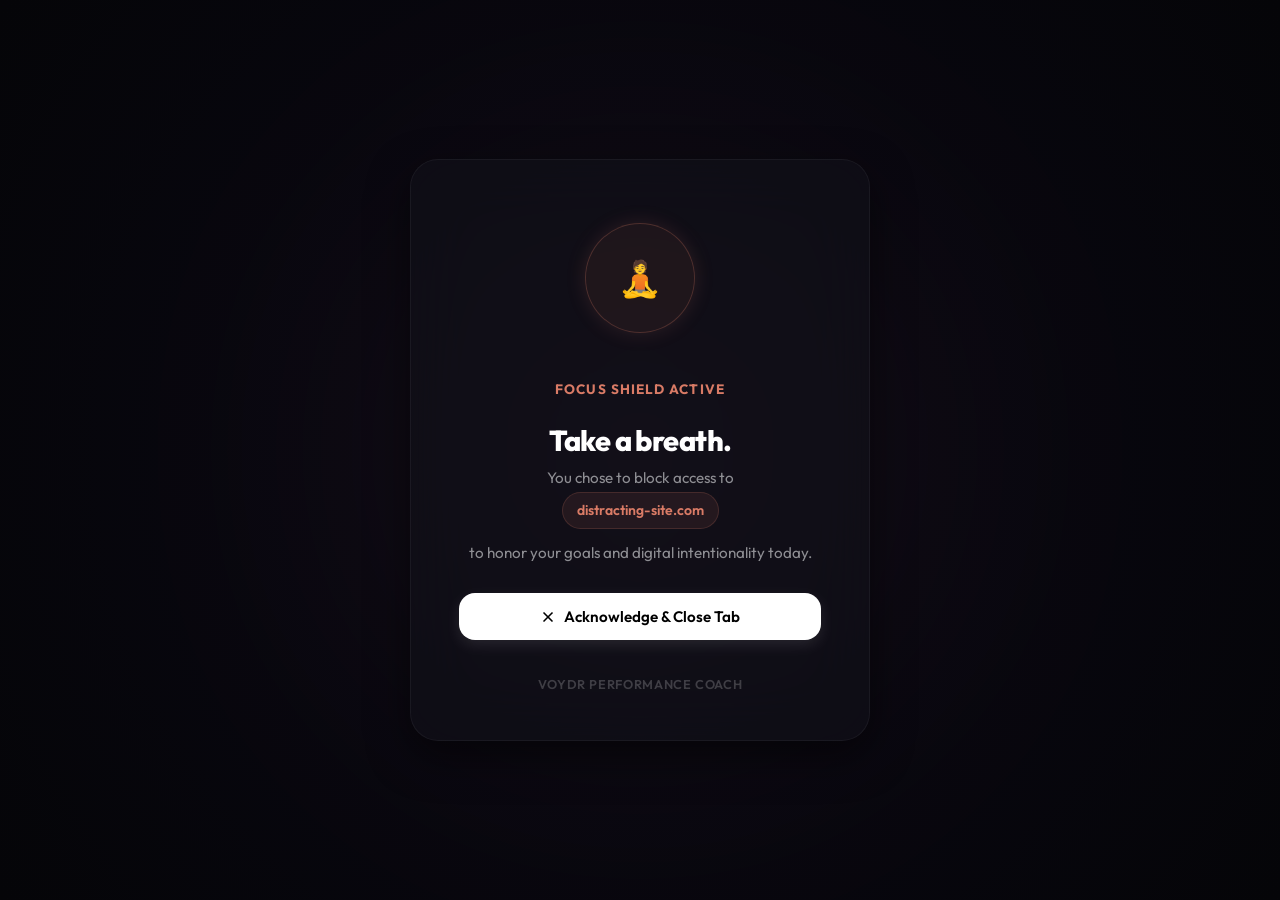
<file: blocked.html>
<!DOCTYPE html>
<html lang="en">
<head>
  <meta charset="UTF-8" />
  <meta name="viewport" content="width=device-width, initial-scale=1.0" />
  <title>Stay Intentional — Voydr</title>
  <style>
    @import url('https://fonts.googleapis.com/css2?family=Outfit:wght@300;400;500;600;700;800&display=swap');

    :root {
      --bg-primary: #050508;
      --bg-secondary: #0c0c12;
      --glass-bg: rgba(18, 18, 26, 0.6);
      --glass-border: rgba(255, 255, 255, 0.05);
      
      --burnt-coral: #d97b66;
      --burnt-coral-glow: rgba(217, 123, 102, 0.15);
      
      --text-primary: #f5f5f7;
      --text-secondary: #8e8e93;
      --font-family: 'Outfit', -apple-system, BlinkMacSystemFont, "Segoe UI", Roboto, sans-serif;
    }

    * {
      box-sizing: border-box;
      margin: 0;
      padding: 0;
    }

    body {
      margin: 0;
      padding: 0;
      font-family: var(--font-family);
      background-color: var(--bg-primary);
      color: var(--text-primary);
      display: flex;
      flex-direction: column;
      align-items: center;
      justify-content: center;
      min-height: 100vh;
      text-align: center;
      overflow: hidden;
      position: relative;
    }

    /* --- BACKGROUND CINEMATIC FLOW --- */
    .bg-gradient {
      position: absolute;
      top: 0;
      left: 0;
      right: 0;
      bottom: 0;
      z-index: -2;
      background: radial-gradient(circle at 50% 50%, #0a0815 0%, var(--bg-primary) 100%);
    }

    .glow-blob {
      position: absolute;
      width: 500px;
      height: 500px;
      border-radius: 50%;
      background: var(--burnt-coral);
      filter: blur(150px);
      opacity: 0.08;
      top: calc(50% - 250px);
      left: calc(50% - 250px);
      animation: slow-pulse 10s infinite alternate ease-in-out;
    }

    @keyframes slow-pulse {
      0% { transform: scale(0.9) translate(-10px, -10px); opacity: 0.06; }
      100% { transform: scale(1.1) translate(10px, 10px); opacity: 0.1; }
    }

    /* --- GLASS CONTAINER --- */
    .container {
      background: var(--glass-bg);
      border: 1px solid var(--glass-border);
      backdrop-filter: blur(30px);
      -webkit-backdrop-filter: blur(30px);
      padding: 48px;
      border-radius: 28px;
      box-shadow: 0 15px 40px rgba(0, 0, 0, 0.5);
      max-width: 460px;
      width: 90%;
      z-index: 10;
      animation: fade-in-up 0.8s cubic-bezier(0.16, 1, 0.3, 1);
    }

    /* --- BREATHING MEDITATION CIRCLE --- */
    .breather-wrapper {
      position: relative;
      width: 140px;
      height: 140px;
      margin: 0 auto 32px;
      display: flex;
      align-items: center;
      justify-content: center;
    }

    .breathing-circle {
      position: absolute;
      width: 110px;
      height: 110px;
      border-radius: 50%;
      background: rgba(217, 123, 102, 0.07);
      border: 1px solid rgba(217, 123, 102, 0.25);
      box-shadow: 0 0 20px var(--burnt-coral-glow);
      animation: inhale-exhale 8s infinite ease-in-out;
    }

    .breather-icon {
      font-size: 2.2rem;
      z-index: 2;
      animation: rotate-slow 20s infinite linear;
    }

    @keyframes inhale-exhale {
      0%, 100% {
        transform: scale(0.9);
        background: rgba(217, 123, 102, 0.05);
        box-shadow: 0 0 10px var(--burnt-coral-glow);
      }
      50% {
        transform: scale(1.22);
        background: rgba(217, 123, 102, 0.18);
        box-shadow: 0 0 35px rgba(217, 123, 102, 0.4);
      }
    }

    @keyframes rotate-slow {
      from { transform: rotate(0deg); }
      to { transform: rotate(360deg); }
    }

    /* --- TYPOGRAPHY --- */
    h1 {
      font-size: 1.8rem;
      font-weight: 800;
      letter-spacing: -0.02em;
      color: #ffffff;
      margin-top: 0;
      margin-bottom: 8px;
    }

    .calm-status {
      font-size: 0.85rem;
      font-weight: 700;
      color: var(--burnt-coral);
      text-transform: uppercase;
      letter-spacing: 0.08em;
      margin-bottom: 24px;
    }

    p {
      font-size: 0.95rem;
      color: var(--text-secondary);
      line-height: 1.6;
      margin-bottom: 28px;
    }

    .hostname {
      font-weight: 600;
      color: var(--burnt-coral);
      background: rgba(217, 123, 102, 0.1);
      border: 1px solid rgba(217, 123, 102, 0.18);
      padding: 6px 14px;
      border-radius: 100px;
      display: inline-block;
      margin: 2px 0 12px;
      word-break: break-all;
      font-size: 0.88rem;
    }

    /* --- BUTTONS --- */
    .btn-close {
      width: 100%;
      padding: 14px;
      background: #ffffff;
      color: #000000;
      font-family: var(--font-family);
      font-size: 0.95rem;
      font-weight: 600;
      border: none;
      border-radius: 16px;
      cursor: pointer;
      box-shadow: 0 5px 15px rgba(255, 255, 255, 0.1);
      transition: all 0.3s ease;
      display: inline-flex;
      align-items: center;
      justify-content: center;
      gap: 8px;
    }

    .btn-close:hover {
      transform: translateY(-2px);
      box-shadow: 0 8px 25px rgba(255, 255, 255, 0.25);
    }

    .footer-brand {
      margin-top: 36px;
      font-size: 0.8rem;
      color: rgba(255, 255, 255, 0.2);
      font-weight: 600;
      letter-spacing: 0.05em;
      text-transform: uppercase;
    }

    /* --- ANIMATION IN --- */
    @keyframes fade-in-up {
      from {
        opacity: 0;
        transform: translateY(30px);
      }
      to {
        opacity: 1;
        transform: translateY(0);
      }
    }
  </style>
</head>
<body>

  <!-- Background Layer -->
  <div class="bg-gradient"></div>
  <div class="glow-blob"></div>

  <!-- Calming Panel Container -->
  <div class="container">
    
    <!-- Breath Guide Circle -->
    <div class="breather-wrapper">
      <div class="breathing-circle"></div>
      <div class="breather-icon">🧘</div>
    </div>

    <div class="calm-status">Focus Shield Active</div>
    <h1>Take a breath.</h1>
    
    <p>
      You chose to block access to<br />
      <span class="hostname" id="blocked-site">distracting-site.com</span><br />
      to honor your goals and digital intentionality today.
    </p>

    <!-- Close Tab Button -->
    <button class="btn-close" id="close-tab-btn">
      <svg width="16" height="16" viewBox="0 0 24 24" fill="none" stroke="currentColor" stroke-width="2.5" stroke-linecap="round" stroke-linejoin="round">
        <line x1="18" y1="6" x2="6" y2="18"></line>
        <line x1="6" y1="6" x2="18" y2="18"></line>
      </svg>
      Acknowledge & Close Tab
    </button>

    <div class="footer-brand">Voydr Performance Coach</div>
  </div>

  <script>
    // 1. Fetch domain from query string parameter
    const urlParams = new URLSearchParams(window.location.search);
    const site = urlParams.get('site');
    if (site) {
      document.getElementById('blocked-site').textContent = site;
    }

    // 2. Wire Close Tab CTA to close current browser tab
    document.getElementById('close-tab-btn').addEventListener('click', () => {
      window.close();
      
      // Fallback if window.close() is blocked by browser security
      alert("Tab closure requested.\nTo refocus fully, please close this browser tab manually and keep going!");
    });
  </script>
</body>
</html>
</file>
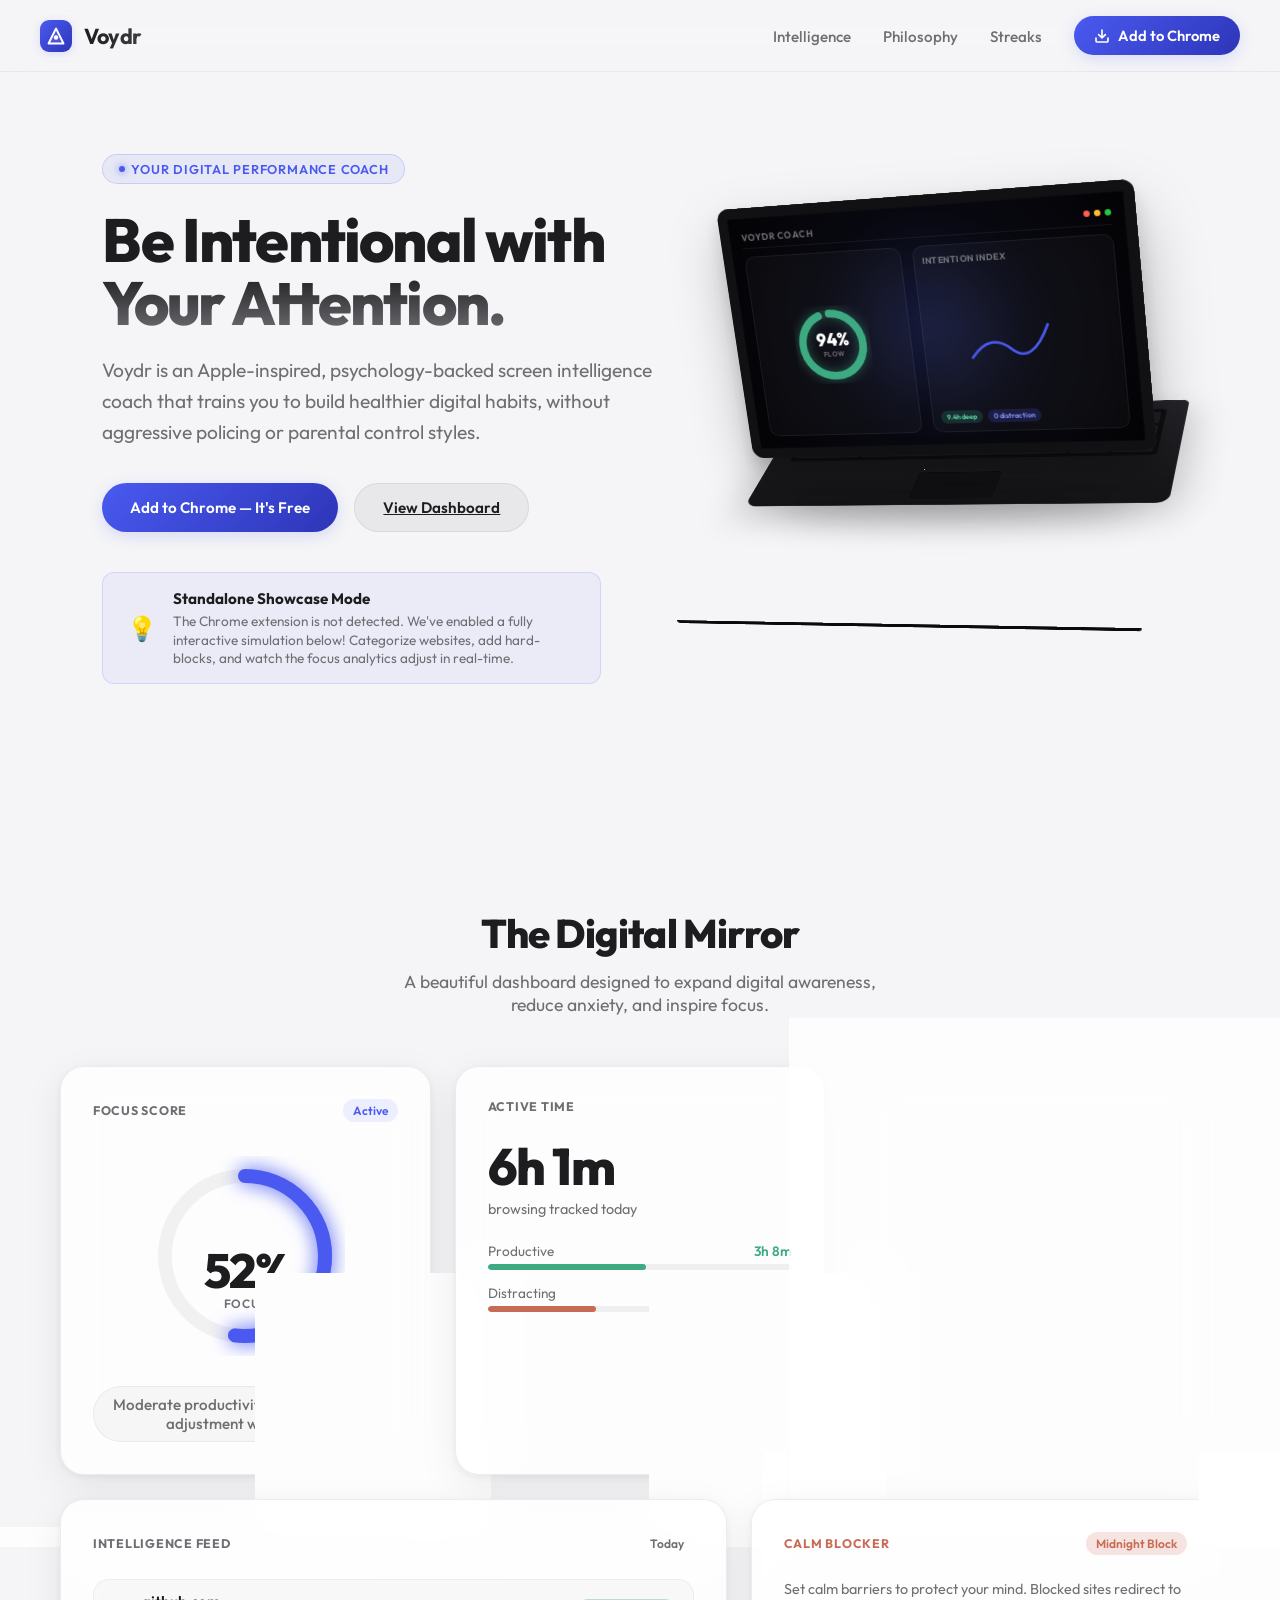
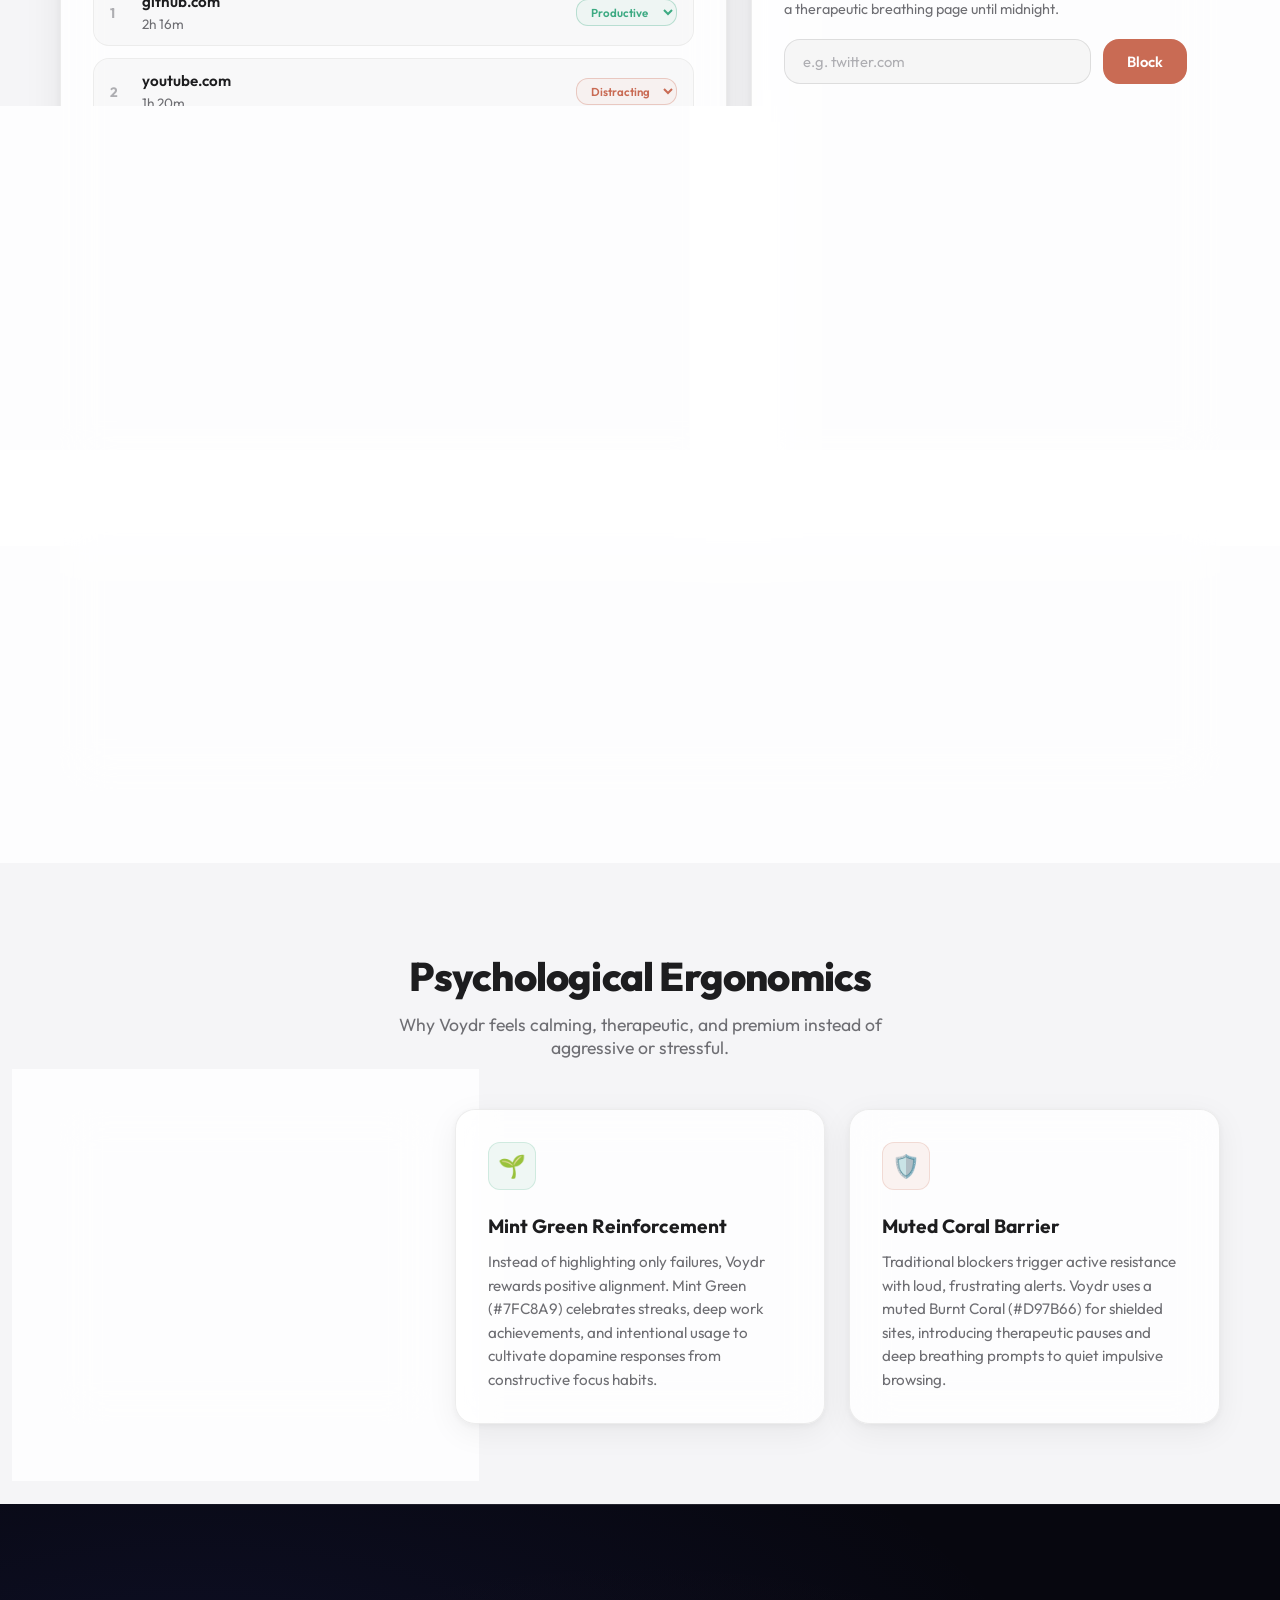
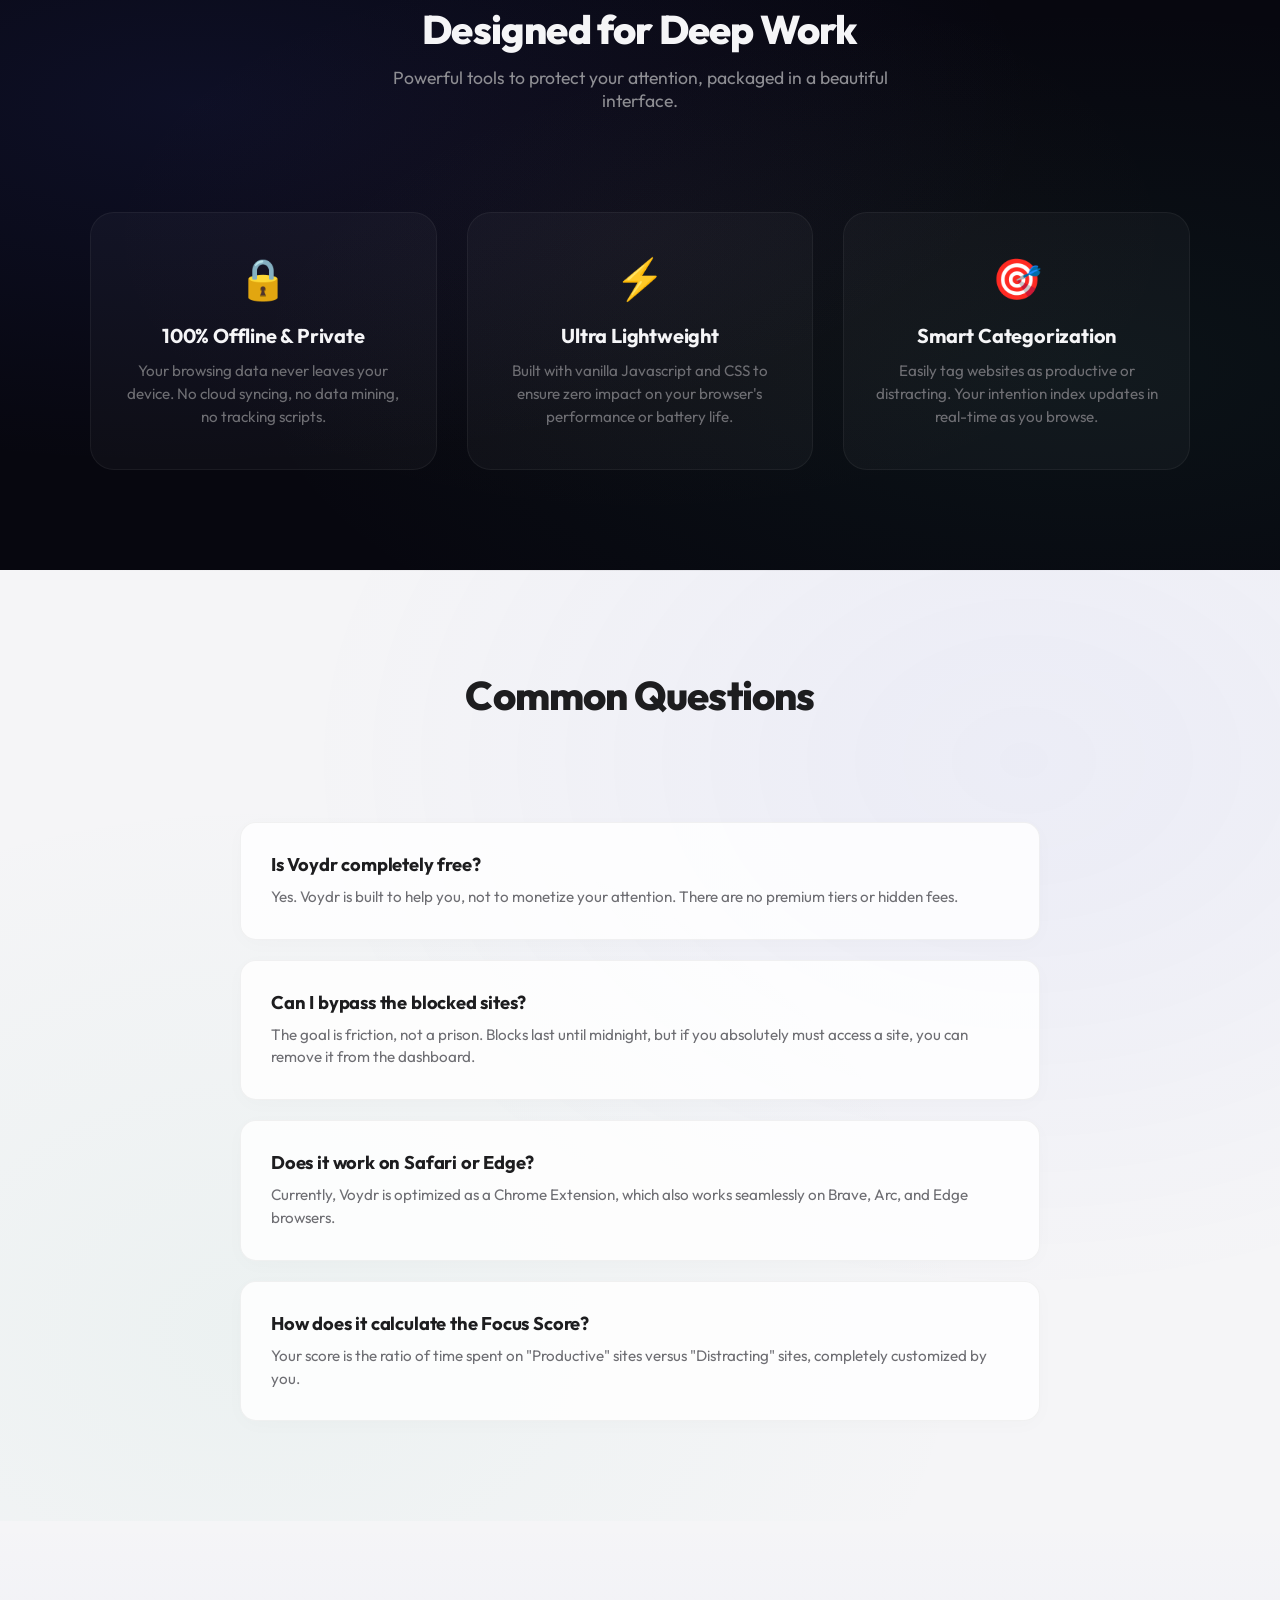
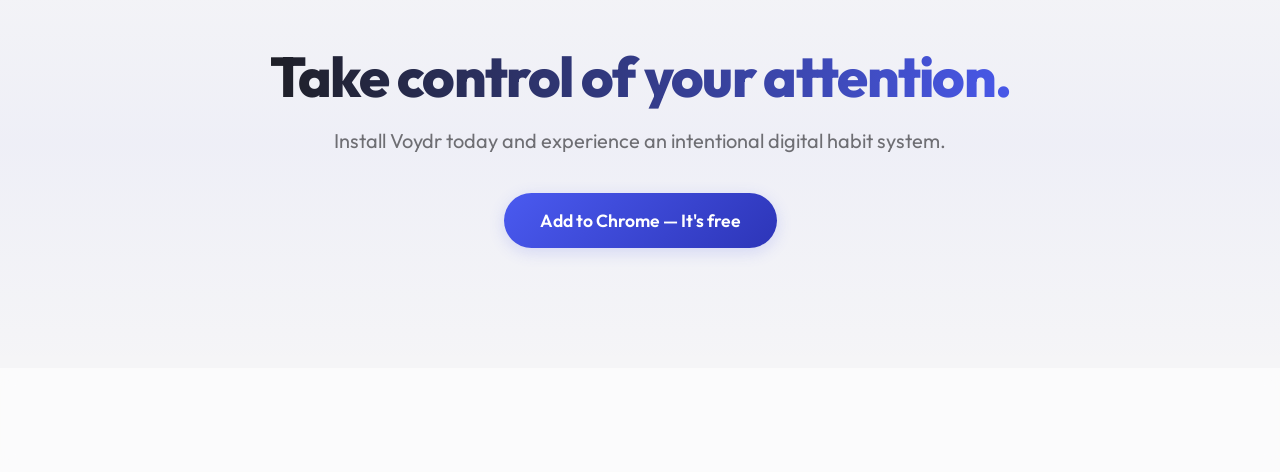
<file: dashboard.html>
<!DOCTYPE html>
<html lang="en">
<head>
  <meta charset="UTF-8" />
  <meta name="viewport" content="width=device-width, initial-scale=1.0" />
  <title>Voydr — Your Digital Performance Coach</title>
  <link rel="stylesheet" href="dashboard.css" />
</head>
<body>

  <!-- --- CINEMATIC BACKGROUND GLOWS --- -->
  <div class="background-glow">
    <div class="gradient-blob blob-1"></div>
    <div class="gradient-blob blob-2"></div>
    <div class="gradient-blob blob-3"></div>
  </div>

  <!-- --- PREMIUM NAVIGATION HEADER --- -->
  <header class="nav-header">
    <div class="brand-container">
      <div class="brand-icon-wrapper">
        <!-- Minimal sleek abstract logo -->
        <svg width="18" height="18" viewBox="0 0 24 24" fill="none" xmlns="http://www.w3.org/2000/svg">
          <path d="M12 2L2 22H22L12 2Z" stroke="#ffffff" stroke-width="2.5" stroke-linejoin="round" fill="rgba(255,255,255,0.1)"/>
          <circle cx="12" cy="14" r="3" fill="#ffffff"/>
        </svg>
      </div>
      <span class="brand-logo-text">Voydr</span>
    </div>
    
    <ul class="nav-links">
      <li><a href="#dashboard" class="nav-link">Intelligence</a></li>
      <li><a href="#psychology" class="nav-link">Philosophy</a></li>
      <li><a href="#dashboard" class="nav-link">Streaks</a></li>
      <li>
        <button id="nav-action-btn" class="btn btn-chrome">
          <svg width="16" height="16" viewBox="0 0 24 24" fill="none" stroke="currentColor" stroke-width="2.5" stroke-linecap="round" stroke-linejoin="round">
            <path d="M21 15v4a2 2 0 0 1-2 2H5a2 2 0 0 1-2-2v-4M7 10l5 5 5-5M12 15V3"/>
          </svg>
          Add to Chrome
        </button>
      </li>
    </ul>
  </header>

  <!-- --- HERO / LANDING SECTION --- -->
  <section class="hero-section">
    <div class="hero-content-wrapper">
      <div class="badge-tag" id="hero-badge">Your Digital Performance Coach</div>
      <h1 class="hero-title" id="hero-heading">Be Intentional with Your Attention.</h1>
      <p class="hero-subtitle" id="hero-subheading">
        Voydr is an Apple-inspired, psychology-backed screen intelligence coach that trains you to build healthier digital habits, without aggressive policing or parental control styles.
      </p>
      
      <div class="hero-ctas">
        <button id="hero-add-chrome-btn" class="btn btn-chrome btn-large">
          Add to Chrome — It's Free
        </button>
        <a href="#dashboard" class="btn btn-secondary btn-large">
          View Dashboard
        </a>
      </div>

      <!-- SHOWCASE / DEMO MODE WARNING (DYNAMICALLY TOGGLED) -->
      <div class="showcase-banner" id="showcase-indicator" style="display: none;">
        <div class="showcase-banner-icon">💡</div>
        <div class="showcase-banner-text">
          <h4>Standalone Showcase Mode</h4>
          <p>
            The Chrome extension is not detected. We've enabled a fully interactive simulation below! Categorize websites, add hard-blocks, and watch the focus analytics adjust in real-time.
          </p>
        </div>
      </div>
    </div>

    <!-- 3D CSS LAPTOP VIEWPORT -->
    <div class="laptop-viewport">
      <div class="laptop-container" id="hero-laptop">
        <!-- Screen Lid -->
        <div class="laptop-screen-lid">
          <div class="laptop-screen-bezel">
            <div class="laptop-camera"></div>
            <div class="laptop-screen-display">
              <div class="laptop-screen-glow"></div>
              <!-- Live dashboard mockup inside display -->
              <div class="laptop-dashboard-preview">
                <div class="laptop-display-header">
                  <span class="laptop-display-title">Voydr Coach</span>
                  <div class="laptop-display-dots">
                    <span class="laptop-dot red"></span>
                    <span class="laptop-dot yellow"></span>
                    <span class="laptop-dot green"></span>
                  </div>
                </div>
                <div class="laptop-display-body">
                  <!-- Circular focus score mockup -->
                  <div class="laptop-mini-gauge-card">
                    <div class="laptop-mini-gauge-container">
                      <svg class="laptop-mini-gauge-svg" viewBox="0 0 80 80">
                        <circle class="laptop-mini-gauge-bg" cx="40" cy="40" r="32"></circle>
                        <circle class="laptop-mini-gauge-progress" cx="40" cy="40" r="32"></circle>
                      </svg>
                      <div class="laptop-mini-gauge-center">
                        <span class="laptop-mini-gauge-val">94%</span>
                        <span class="laptop-mini-gauge-lbl">FLOW</span>
                      </div>
                    </div>
                  </div>
                  <!-- Mini linear graph mockup -->
                  <div class="laptop-mini-chart-card">
                    <span class="laptop-mini-chart-title">Intention Index</span>
                    <svg class="laptop-mini-chart-svg" viewBox="0 0 100 50">
                      <path class="laptop-mini-chart-line" d="M 0 45 Q 20 20 40 38 T 80 10 T 100 5"></path>
                    </svg>
                    <div class="laptop-mini-status-pills">
                      <span class="laptop-mini-pill mint">9.4h deep</span>
                      <span class="laptop-mini-pill slate">0 distraction</span>
                    </div>
                  </div>
                </div>
              </div>
            </div>
          </div>
          <div class="laptop-lid-back"></div>
        </div>
        <!-- Base keyboard plate -->
        <div class="laptop-base">
          <div class="laptop-keyboard-area">
            <div class="laptop-keyboard-row">
              <div class="laptop-key"></div>
              <div class="laptop-key"></div>
              <div class="laptop-key"></div>
              <div class="laptop-key"></div>
              <div class="laptop-key"></div>
              <div class="laptop-key"></div>
              <div class="laptop-key"></div>
              <div class="laptop-key"></div>
              <div class="laptop-key"></div>
              <div class="laptop-key backspace"></div>
            </div>
            <div class="laptop-keyboard-row">
              <div class="laptop-key shift"></div>
              <div class="laptop-key"></div>
              <div class="laptop-key"></div>
              <div class="laptop-key"></div>
              <div class="laptop-key"></div>
              <div class="laptop-key"></div>
              <div class="laptop-key"></div>
              <div class="laptop-key"></div>
              <div class="laptop-key enter"></div>
            </div>
            <div class="laptop-keyboard-row">
              <div class="laptop-key shift"></div>
              <div class="laptop-key space"></div>
              <div class="laptop-key"></div>
              <div class="laptop-key"></div>
            </div>
          </div>
          <div class="laptop-trackpad"></div>
          <div class="laptop-front-lip"></div>
        </div>
        <!-- Shadow -->
        <div class="laptop-shadow"></div>
      </div>
    </div>
  </section>

  <!-- --- THE LIVING PREMIUM DASHBOARD --- -->
  <section class="dashboard-section" id="dashboard">
    <div class="section-header">
      <h2>The Digital Mirror</h2>
      <p>A beautiful dashboard designed to expand digital awareness, reduce anxiety, and inspire focus.</p>
    </div>

    <div class="dashboard-grid">
      
      <!-- CARD 1: FOCUS SCORE GAUGE (col-4) -->
      <div class="glass-card col-4" id="card-focus-score">
        <h3 class="card-title">Focus Score <span class="badge" id="focus-score-badge" style="background: rgba(91, 108, 255, 0.1); color: var(--slate-blue);">Active</span></h3>
        
        <div class="gauge-container">
          <svg class="svg-gauge" viewBox="0 0 200 200">
            <!-- Background tracks -->
            <circle class="gauge-bg" cx="100" cy="100" r="80"></circle>
            <!-- Animated progress bar -->
            <circle class="gauge-progress" id="score-gauge-ring" cx="100" cy="100" r="80" stroke-dasharray="502" stroke-dashoffset="502"></circle>
          </svg>
          <div class="gauge-center-text">
            <span class="gauge-value" id="score-percent-val">0%</span>
            <span class="gauge-lbl">FOCUS</span>
          </div>
        </div>

        <div class="focus-message-banner" id="focus-message-txt">
          Awaiting stats...
        </div>
      </div>

      <!-- CARD 2: TOTAL TIME & STATS (col-4) -->
      <div class="glass-card col-4" id="card-overview-stats">
        <h3 class="card-title">Active Time</h3>
        <div class="stats-big-number" id="stats-total-time">0h 0m</div>
        <p class="stats-subtitle">browsing tracked today</p>

        <!-- Dynamic breakdown metrics -->
        <div style="display: flex; flex-direction: column; gap: 14px; margin-top: 24px;">
          <div>
            <div style="display: flex; justify-content: space-between; font-size: 0.85rem; margin-bottom: 4px; color: var(--text-secondary);">
              <span>Productive</span>
              <span id="stats-prod-time" style="color: var(--mint-green); font-weight: 600;">0m</span>
            </div>
            <div style="height: 6px; background: rgba(0,0,0,0.06); border-radius: 10px; overflow: hidden;">
              <div id="bar-prod-pct" style="width: 0%; height: 100%; background: var(--mint-green); border-radius: 10px; transition: var(--transition-smooth);"></div>
            </div>
          </div>
          <div>
            <div style="display: flex; justify-content: space-between; font-size: 0.85rem; margin-bottom: 4px; color: var(--text-secondary);">
              <span>Distracting</span>
              <span id="stats-dist-time" style="color: var(--burnt-coral); font-weight: 600;">0m</span>
            </div>
            <div style="height: 6px; background: rgba(0,0,0,0.06); border-radius: 10px; overflow: hidden;">
              <div id="bar-dist-pct" style="width: 0%; height: 100%; background: var(--burnt-coral); border-radius: 10px; transition: var(--transition-smooth);"></div>
            </div>
          </div>
        </div>
      </div>

      <!-- CARD 3: DEEP WORK & STREAKS (col-4) -->
      <div class="glass-card col-4" id="card-streaks">
        <h3 class="card-title">Streaks</h3>
        <div class="streak-wrapper">
          <div class="streak-circle">
            🔥
          </div>
          <div class="streak-metrics">
            <h3 id="streak-days-val">6 Days</h3>
            <p>Active Focus Streak</p>
          </div>
        </div>

        <div class="streak-calendar">
          <div class="calendar-day">
            <span class="day-label">M</span>
            <div class="day-dot dot-active"></div>
          </div>
          <div class="calendar-day">
            <span class="day-label">T</span>
            <div class="day-dot dot-active"></div>
          </div>
          <div class="calendar-day">
            <span class="day-label">W</span>
            <div class="day-dot dot-active"></div>
          </div>
          <div class="calendar-day">
            <span class="day-label">T</span>
            <div class="day-dot dot-active"></div>
          </div>
          <div class="calendar-day">
            <span class="day-label">F</span>
            <div class="day-dot dot-active"></div>
          </div>
          <div class="calendar-day">
            <span class="day-label">S</span>
            <div class="day-dot dot-active"></div>
          </div>
          <div class="calendar-day">
            <span class="day-label">S</span>
            <div class="day-dot" id="calendar-today-dot"></div>
          </div>
        </div>
      </div>

      <!-- CARD 4: SCREEN TIME INTELLIGENCE - TOP SITES (col-7) -->
      <div class="glass-card col-7" id="card-top-sites">
        <h3 class="card-title">Intelligence Feed <span class="badge" style="background: rgba(255,255,255,0.05); color: var(--text-secondary);">Today</span></h3>
        
        <div class="site-rows" id="top-sites-feed">
          <!-- Dynamically filled with site-row items -->
          <div style="text-align: center; padding: 40px; color: var(--text-secondary);">Loading intelligence feed...</div>
        </div>
      </div>

      <!-- CARD 5: HARD BLOCKING CONTROL PANEL (col-5) -->
      <div class="glass-card col-5" id="card-blocking">
        <h3 class="card-title" style="color: var(--burnt-coral);">Calm Blocker <span class="badge" style="background: var(--burnt-coral-glow); color: var(--burnt-coral);">Midnight Block</span></h3>
        <p style="font-size: 0.9rem; color: var(--text-secondary); line-height: 1.4; margin-bottom: 20px;">
          Set calm barriers to protect your mind. Blocked sites redirect to a therapeutic breathing page until midnight.
        </p>

        <div class="block-form">
          <input type="text" id="block-domain-input" class="input-field" placeholder="e.g. twitter.com" />
          <button id="block-submit-btn" class="btn btn-block-action">Block</button>
        </div>

        <h4 style="font-size: 0.82rem; font-weight: 700; color: var(--text-secondary); text-transform: uppercase; letter-spacing: 0.05em; margin-bottom: 12px;">
          Currently Shielded
        </h4>
        <div class="blocked-badge-list" id="blocked-badges-container">
          <!-- Dynamically filled with blocked tag items -->
          <span style="font-size: 0.85rem; color: var(--text-tertiary);">No sites shielded yet.</span>
        </div>
      </div>

      <!-- CARD 6: WEEKLY REPORT GRAPHICS (col-12) -->
      <div class="glass-card col-12" id="card-weekly-trends">
        <h3 class="card-title">Weekly Habit Index <span class="badge" style="background: rgba(127, 200, 169, 0.1); color: var(--mint-green);">7-Day History</span></h3>
        
        <div class="chart-container" id="weekly-bars-container">
          <!-- Animated CSS columns -->
          <div class="chart-bar-group">
            <div class="chart-bar bar-high" style="height: 75%;" data-tooltip="Mon: 75% Focus score"></div>
            <span class="chart-label">Mon</span>
          </div>
          <div class="chart-bar-group">
            <div class="chart-bar" style="height: 48%;" data-tooltip="Tue: 48% Focus score"></div>
            <span class="chart-label">Tue</span>
          </div>
          <div class="chart-bar-group">
            <div class="chart-bar bar-high" style="height: 82%;" data-tooltip="Wed: 82% Focus score"></div>
            <span class="chart-label">Wed</span>
          </div>
          <div class="chart-bar-group">
            <div class="chart-bar" style="height: 35%;" data-tooltip="Thu: 35% Focus score"></div>
            <span class="chart-label">Thu</span>
          </div>
          <div class="chart-bar-group">
            <div class="chart-bar bar-high" style="height: 90%;" data-tooltip="Fri: 90% Focus score (Deep work peak!)"></div>
            <span class="chart-label">Fri</span>
          </div>
          <div class="chart-bar-group">
            <div class="chart-bar bar-high" style="height: 70%;" data-tooltip="Sat: 70% Focus score"></div>
            <span class="chart-label">Sat</span>
          </div>
          <div class="chart-bar-group">
            <!-- Today's bar - will dynamically calculate -->
            <div class="chart-bar" id="weekly-today-bar" style="height: 0%;" data-tooltip="Today: Calculating..."></div>
            <span class="chart-label" style="color: var(--slate-blue); font-weight: 700;">Today</span>
          </div>
        </div>
      </div>

    </div>
  </section>

  <!-- --- PSYCHOLOGY-BASED DESIGN PHILOSOPHY --- -->
  <section class="psycho-section" id="psychology">
    <div class="section-header">
      <h2>Psychological Ergonomics</h2>
      <p>Why Voydr feels calming, therapeutic, and premium instead of aggressive or stressful.</p>
    </div>

    <div class="psycho-grid">
      <!-- Card 1: Slate Blue -->
      <div class="psycho-card">
        <div class="psycho-icon slate">🧠</div>
        <h3>Slate Blue Intentionality</h3>
        <p>
          We avoid aggressive notifications. Slate Blue (#5B6CFF) acts as a calming anchor for productivity metrics. It stimulates deliberate task engagement without raising your neurological alarm levels.
        </p>
      </div>

      <!-- Card 2: Mint Green -->
      <div class="psycho-card">
        <div class="psycho-icon mint">🌱</div>
        <h3>Mint Green Reinforcement</h3>
        <p>
          Instead of highlighting only failures, Voydr rewards positive alignment. Mint Green (#7FC8A9) celebrates streaks, deep work achievements, and intentional usage to cultivate dopamine responses from constructive focus habits.
        </p>
      </div>

      <!-- Card 3: Burnt Coral -->
      <div class="psycho-card">
        <div class="psycho-icon coral">🛡️</div>
        <h3>Muted Coral Barrier</h3>
        <p>
          Traditional blockers trigger active resistance with loud, frustrating alerts. Voydr uses a muted Burnt Coral (#D97B66) for shielded sites, introducing therapeutic pauses and deep breathing prompts to quiet impulsive browsing.
        </p>
      </div>
    </div>
  </section>

  <!-- --- FEATURES SECTION --- -->
  <section class="features-section section-dark" id="features">
    <div class="section-header">
      <h2>Designed for Deep Work</h2>
      <p>Powerful tools to protect your attention, packaged in a beautiful interface.</p>
    </div>
    <div class="features-grid">
      <div class="feature-card">
        <div class="feature-icon">🔒</div>
        <h3>100% Offline & Private</h3>
        <p>Your browsing data never leaves your device. No cloud syncing, no data mining, no tracking scripts.</p>
      </div>
      <div class="feature-card">
        <div class="feature-icon">⚡</div>
        <h3>Ultra Lightweight</h3>
        <p>Built with vanilla Javascript and CSS to ensure zero impact on your browser's performance or battery life.</p>
      </div>
      <div class="feature-card">
        <div class="feature-icon">🎯</div>
        <h3>Smart Categorization</h3>
        <p>Easily tag websites as productive or distracting. Your intention index updates in real-time as you browse.</p>
      </div>
    </div>
  </section>

  <!-- --- FAQ SECTION --- -->
  <section class="faq-section section-light" id="faq">
    <div class="section-header">
      <h2>Common Questions</h2>
    </div>
    <div class="faq-grid">
      <div class="faq-item">
        <h4>Is Voydr completely free?</h4>
        <p>Yes. Voydr is built to help you, not to monetize your attention. There are no premium tiers or hidden fees.</p>
      </div>
      <div class="faq-item">
        <h4>Can I bypass the blocked sites?</h4>
        <p>The goal is friction, not a prison. Blocks last until midnight, but if you absolutely must access a site, you can remove it from the dashboard.</p>
      </div>
      <div class="faq-item">
        <h4>Does it work on Safari or Edge?</h4>
        <p>Currently, Voydr is optimized as a Chrome Extension, which also works seamlessly on Brave, Arc, and Edge browsers.</p>
      </div>
      <div class="faq-item">
        <h4>How does it calculate the Focus Score?</h4>
        <p>Your score is the ratio of time spent on "Productive" sites versus "Distracting" sites, completely customized by you.</p>
      </div>
    </div>
  </section>

  <!-- --- FINAL CTA --- -->
  <section class="cta-section">
    <div class="cta-container">
      <h2 class="cta-title">Take control of your attention.</h2>
      <p class="cta-subtitle">Install Voydr today and experience an intentional digital habit system.</p>
      <button id="footer-add-chrome-btn" class="btn btn-chrome btn-large" style="padding: 16px 36px; font-size: 1.1rem; border-radius: 50px;">
        Add to Chrome — It's free
      </button>
    </div>
  </section>

  <!-- --- FOOTER --- -->
  <footer>
    <div class="footer-content">
      <div class="brand-container">
        <span class="brand-logo-text" style="font-size: 1.1rem;">Voydr</span>
      </div>
      <p class="footer-text">
        © 2026 Voydr Performance Coach. Built for CS Students, Developers, and Startup Creators. No ads. No data collection. 100% Offline.
      </p>
    </div>
  </footer>

  <!-- --- STANDALONE SHOWCASE: SIMULATED BLOCK PAGE MODAL --- -->
  <div class="simulated-block-modal" id="simulated-block-modal-screen">
    <div class="simulated-card">
      <div class="breathing-circle-sim">🧘</div>
      <h2>Focus Mode Shield</h2>
      <p>You have hard-blocked access to:</p>
      <div class="domain-placeholder" id="simulated-block-domain-name">instagram.com</div>
      <p>
        Take a slow breath in... and let it out. This barrier is active until midnight to protect your attention and your goals. Stay intentional.
      </p>
      <button id="simulated-block-close-btn" class="btn btn-secondary" style="width: 100%; padding: 12px; border-radius: 14px; justify-content: center; font-weight: 600;">
        Acknowledge and Refocus
      </button>
    </div>
  </div>

  <script src="dashboard.js"></script>
</body>
</html>
</file>
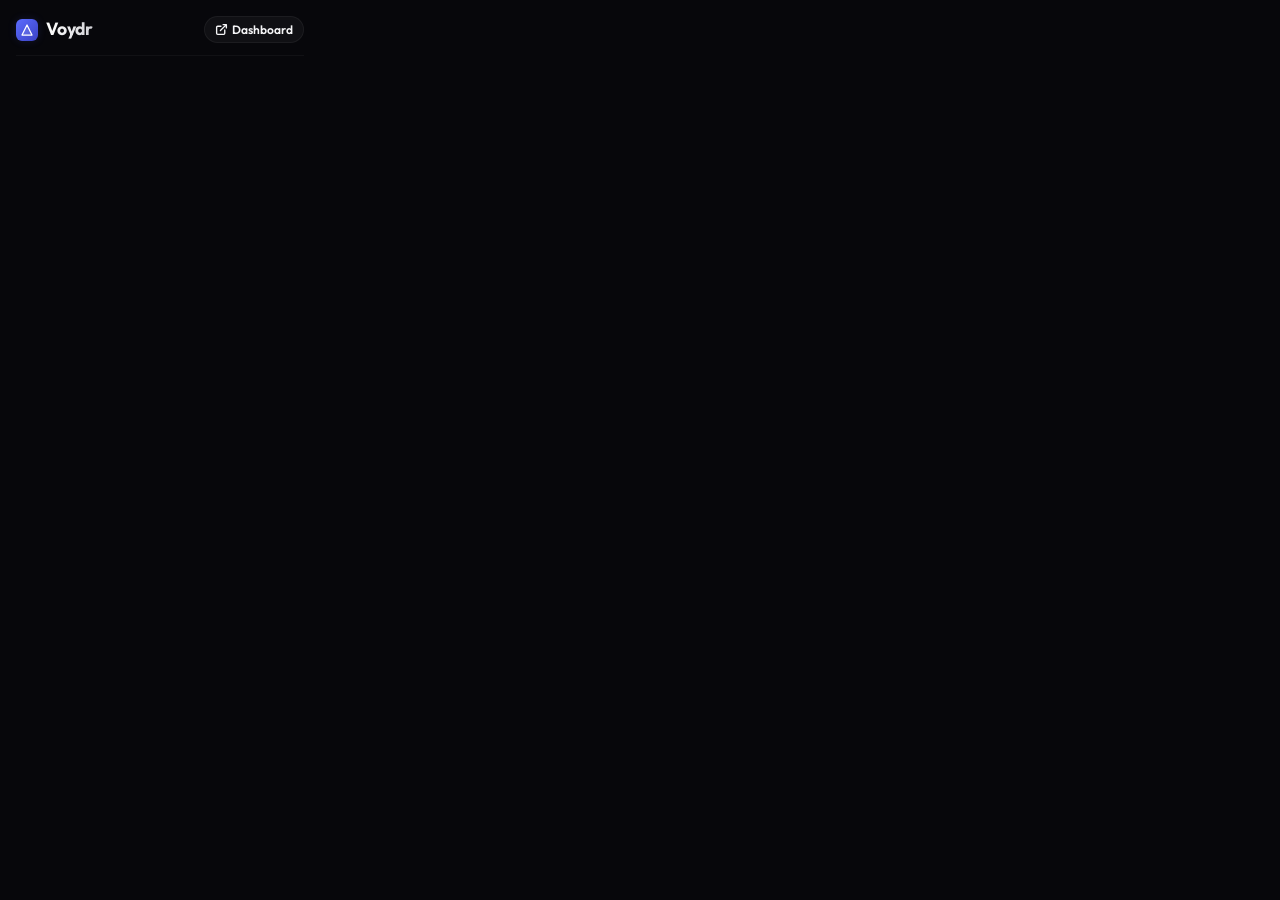
<file: popup.html>
<!DOCTYPE html>
<html lang="en">
  <head>
    <meta charset="UTF-8" />
    <meta name="viewport" content="width=device-width, initial-scale=1.0" />
    <title>Voydr Coach</title>
    <link rel="stylesheet" href="popup.css" />
  </head>
  <body>
    <div class="container">
      
      <!-- Brand Header -->
      <header class="header">
        <div class="brand">
          <div class="logo">
            <svg width="12" height="12" viewBox="0 0 24 24" fill="none" stroke="#ffffff" stroke-width="2.5" stroke-linejoin="round">
              <path d="M12 2L2 22H22L12 2Z" fill="rgba(255,255,255,0.1)"/>
            </svg>
          </div>
          <h1>Voydr</h1>
        </div>
        
        <button id="open-dashboard-btn" class="btn-dash" title="Open Cinematic Dashboard">
          <svg width="13" height="13" viewBox="0 0 24 24" fill="none" stroke="currentColor" stroke-width="2.5" stroke-linecap="round" stroke-linejoin="round">
            <path d="M18 13v6a2 2 0 0 1-2 2H5a2 2 0 0 1-2-2V8a2 2 0 0 1 2-2h6M15 3h6v6M10 14L21 3"/>
          </svg>
          Dashboard
        </button>
      </header>

      <!-- App Main Grid -->
      <div id="app"></div>
    </div>
    <script src="popup.js"></script>
  </body>
</html>
</file>
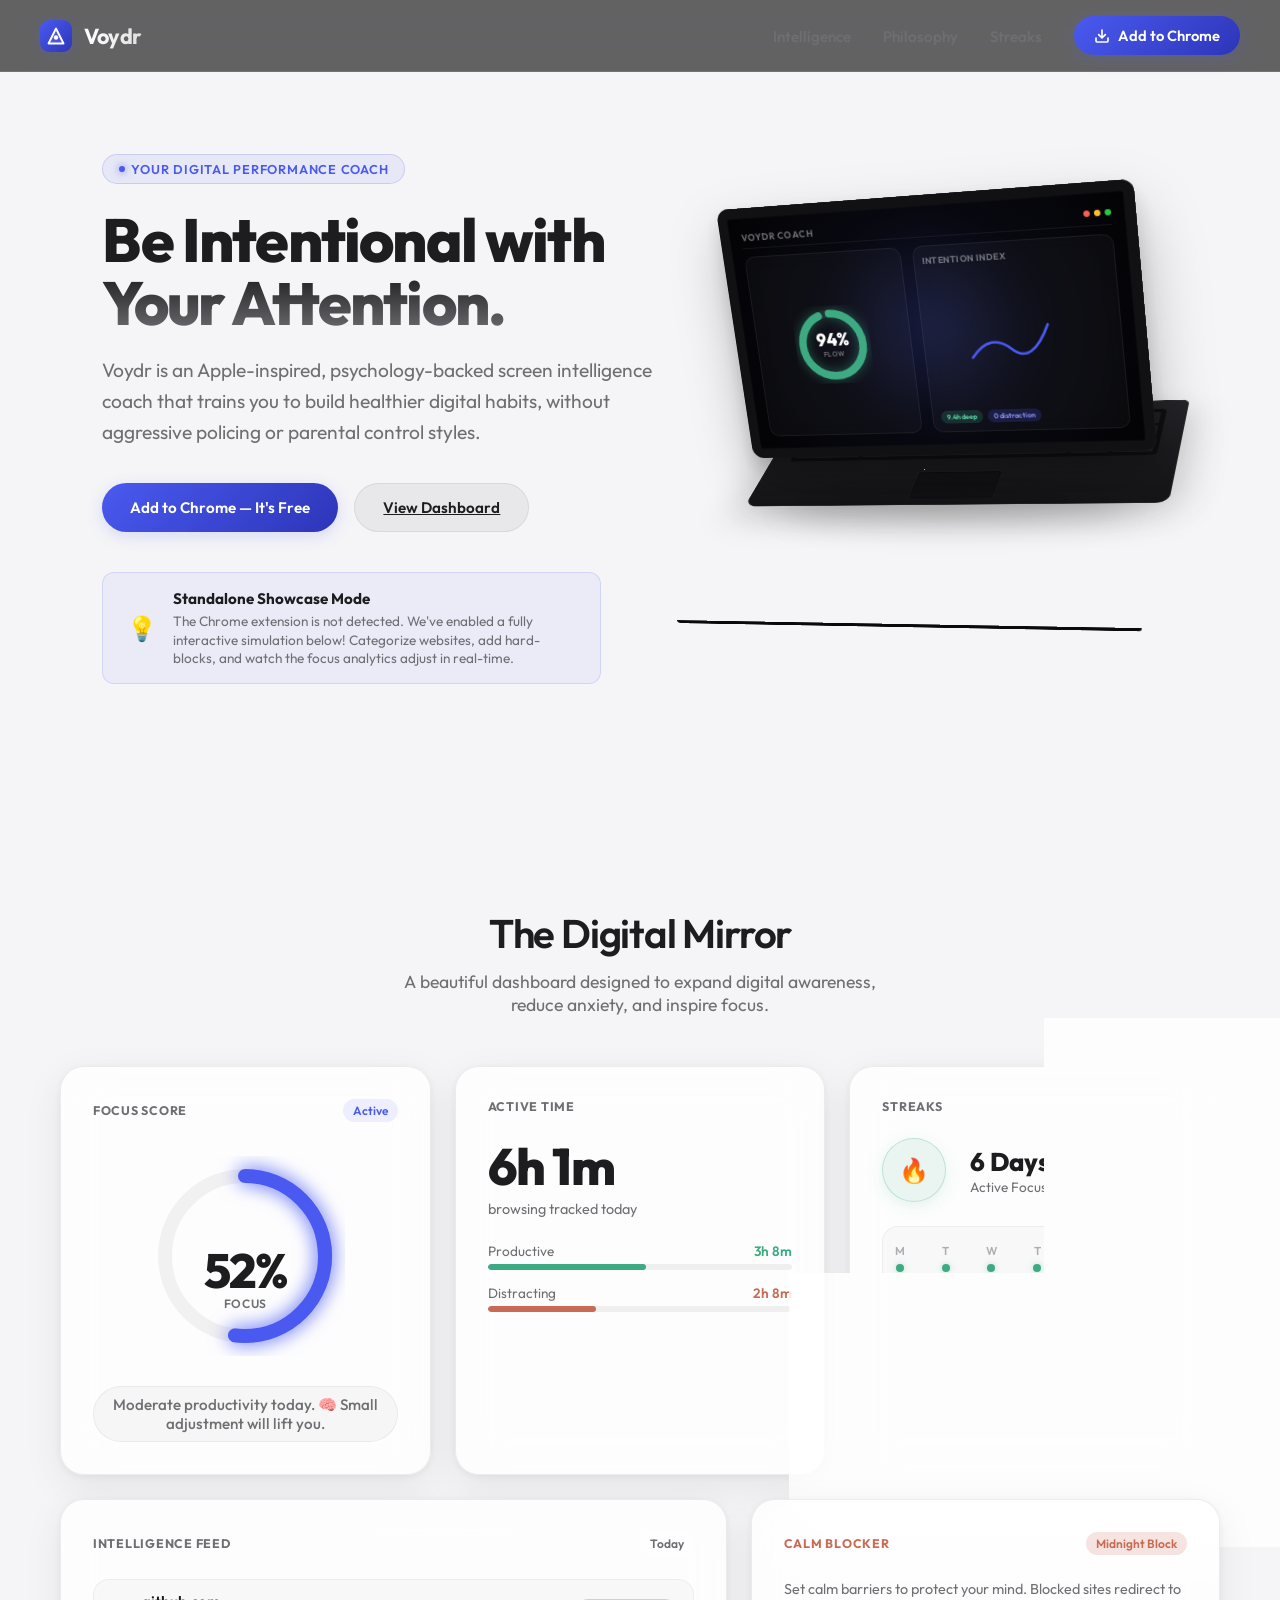
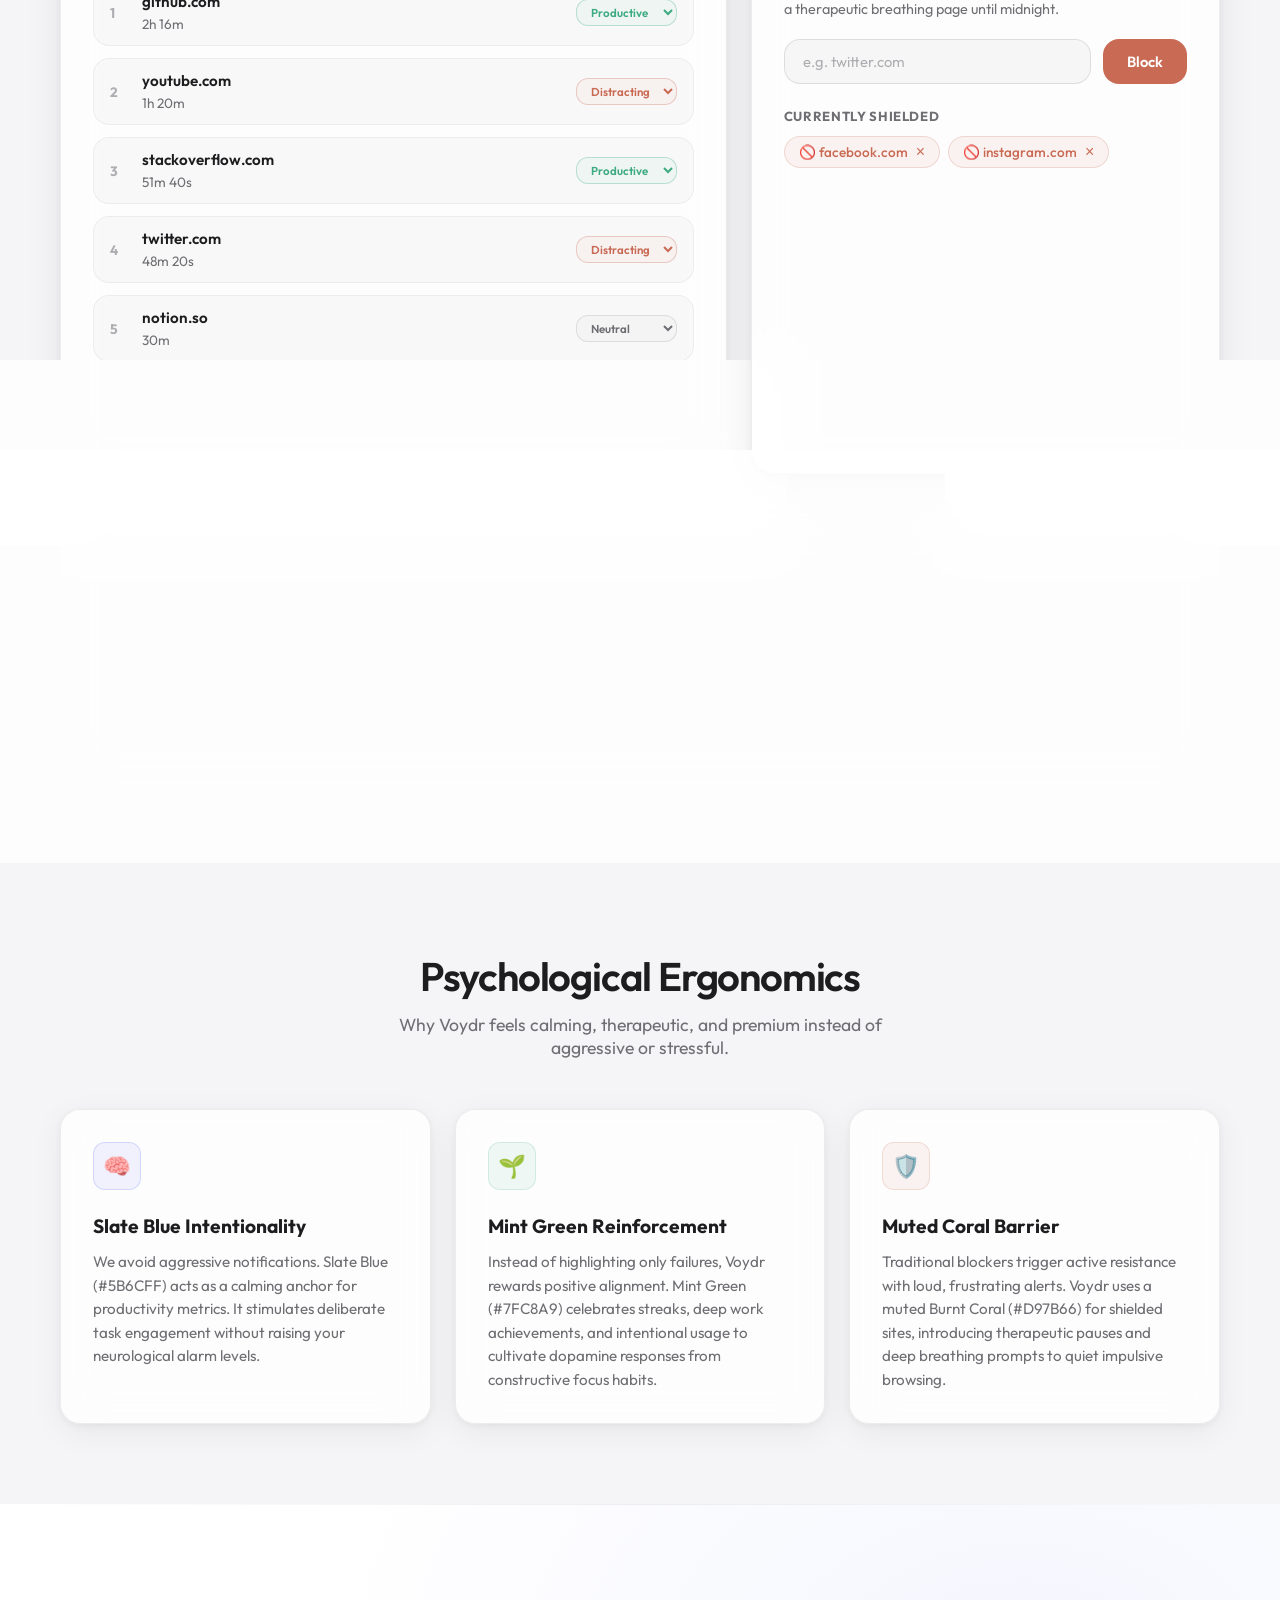
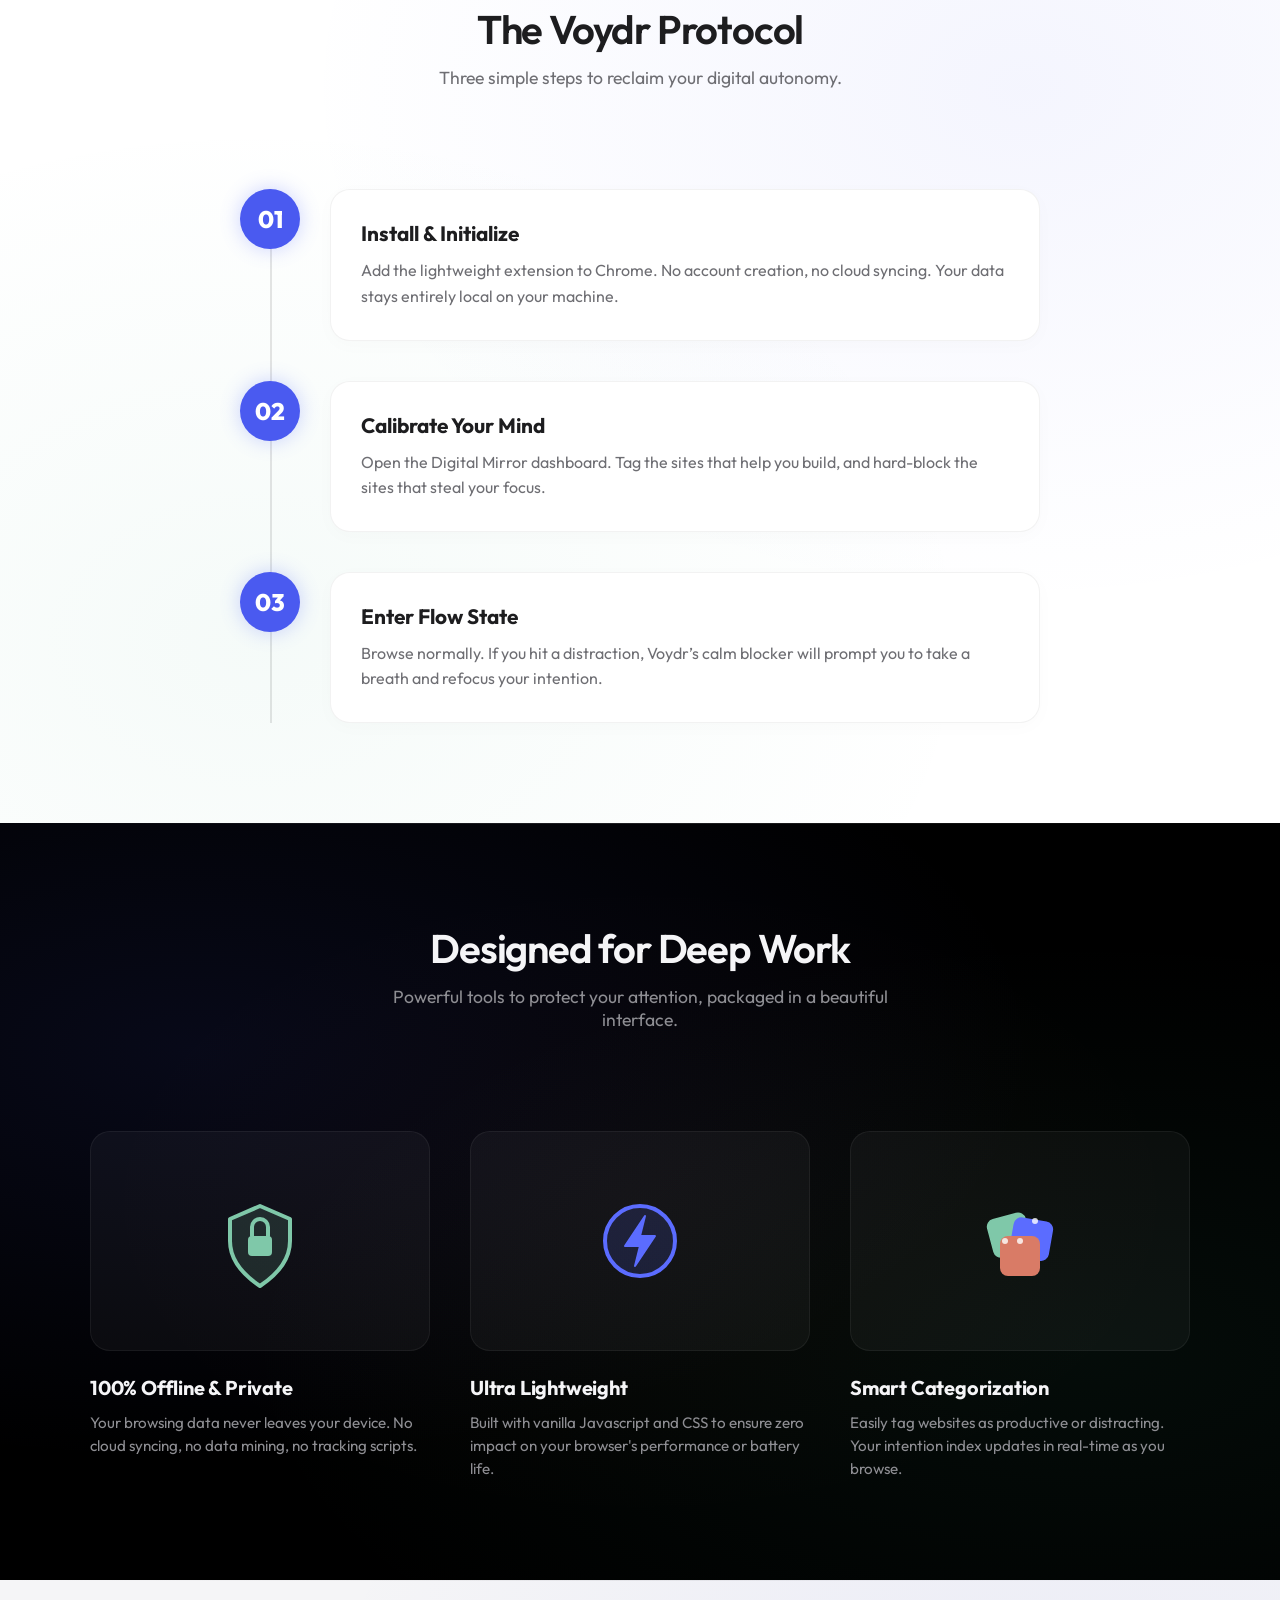
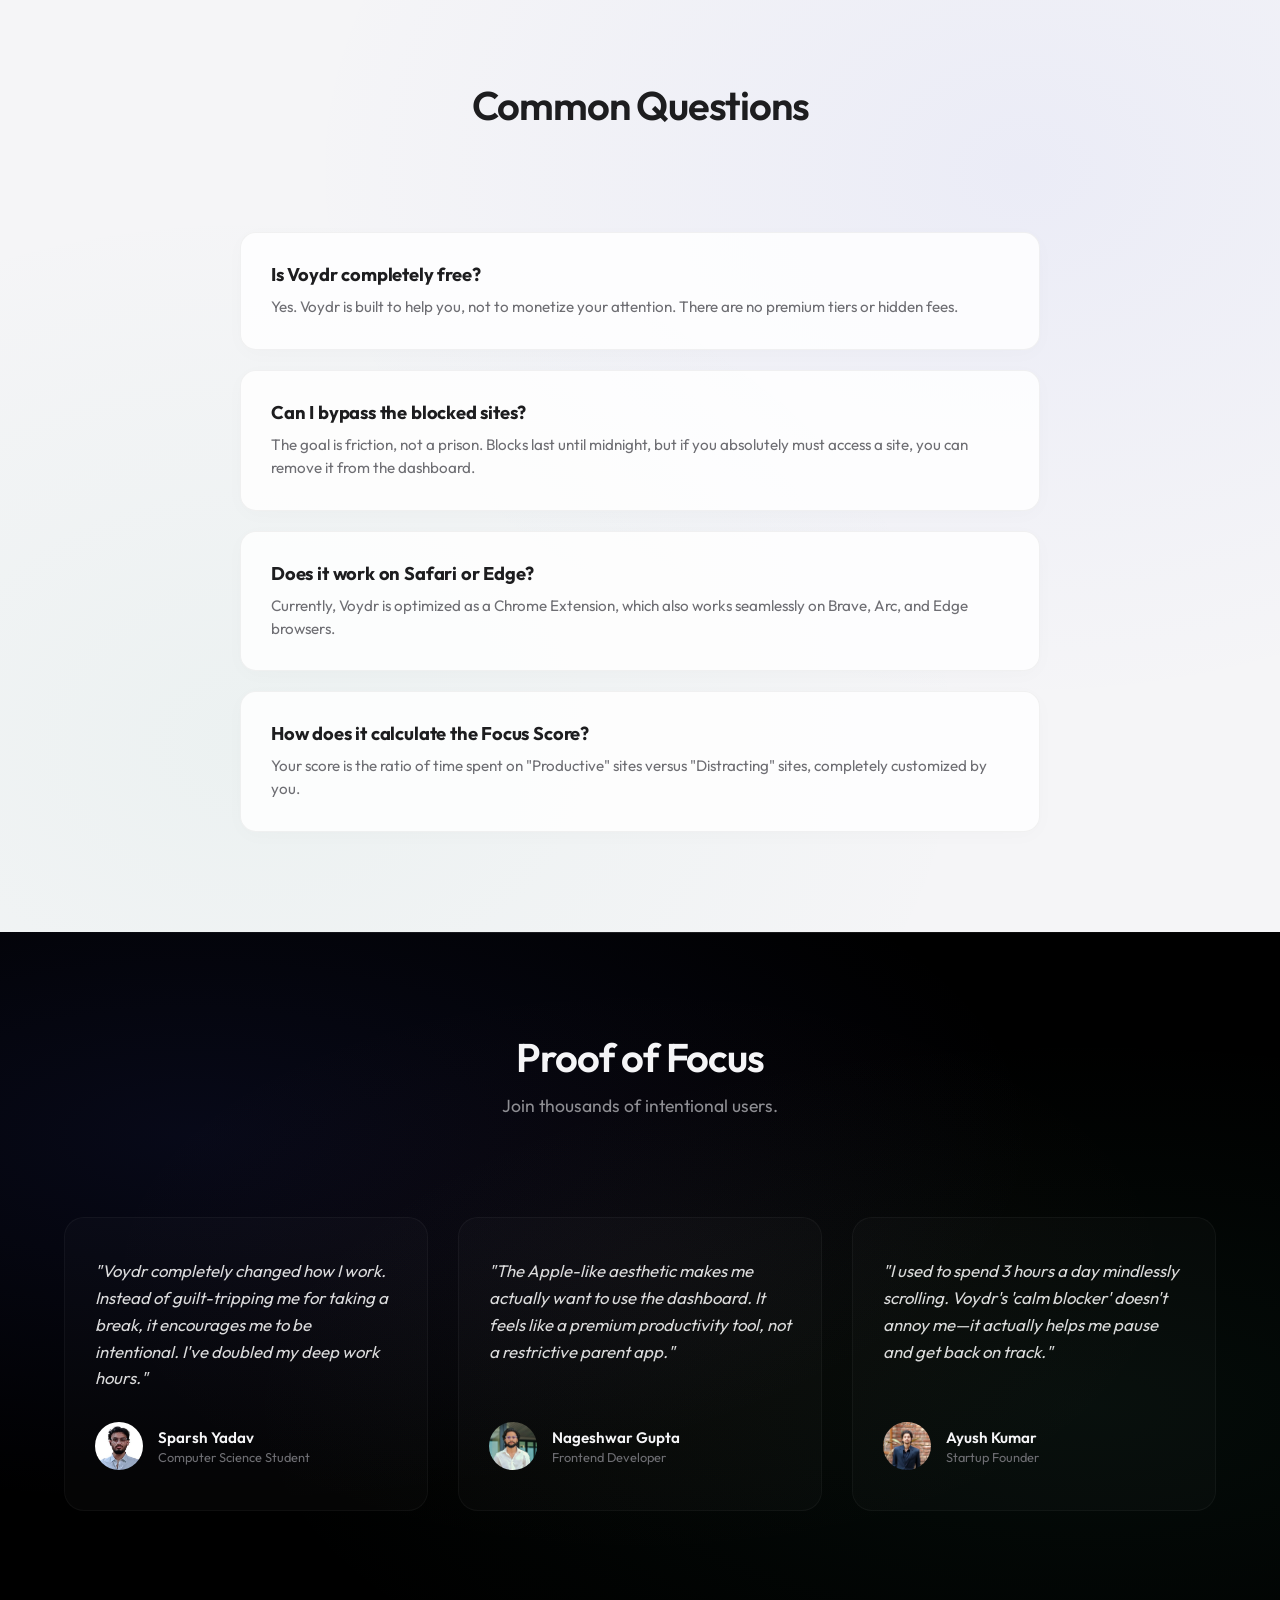
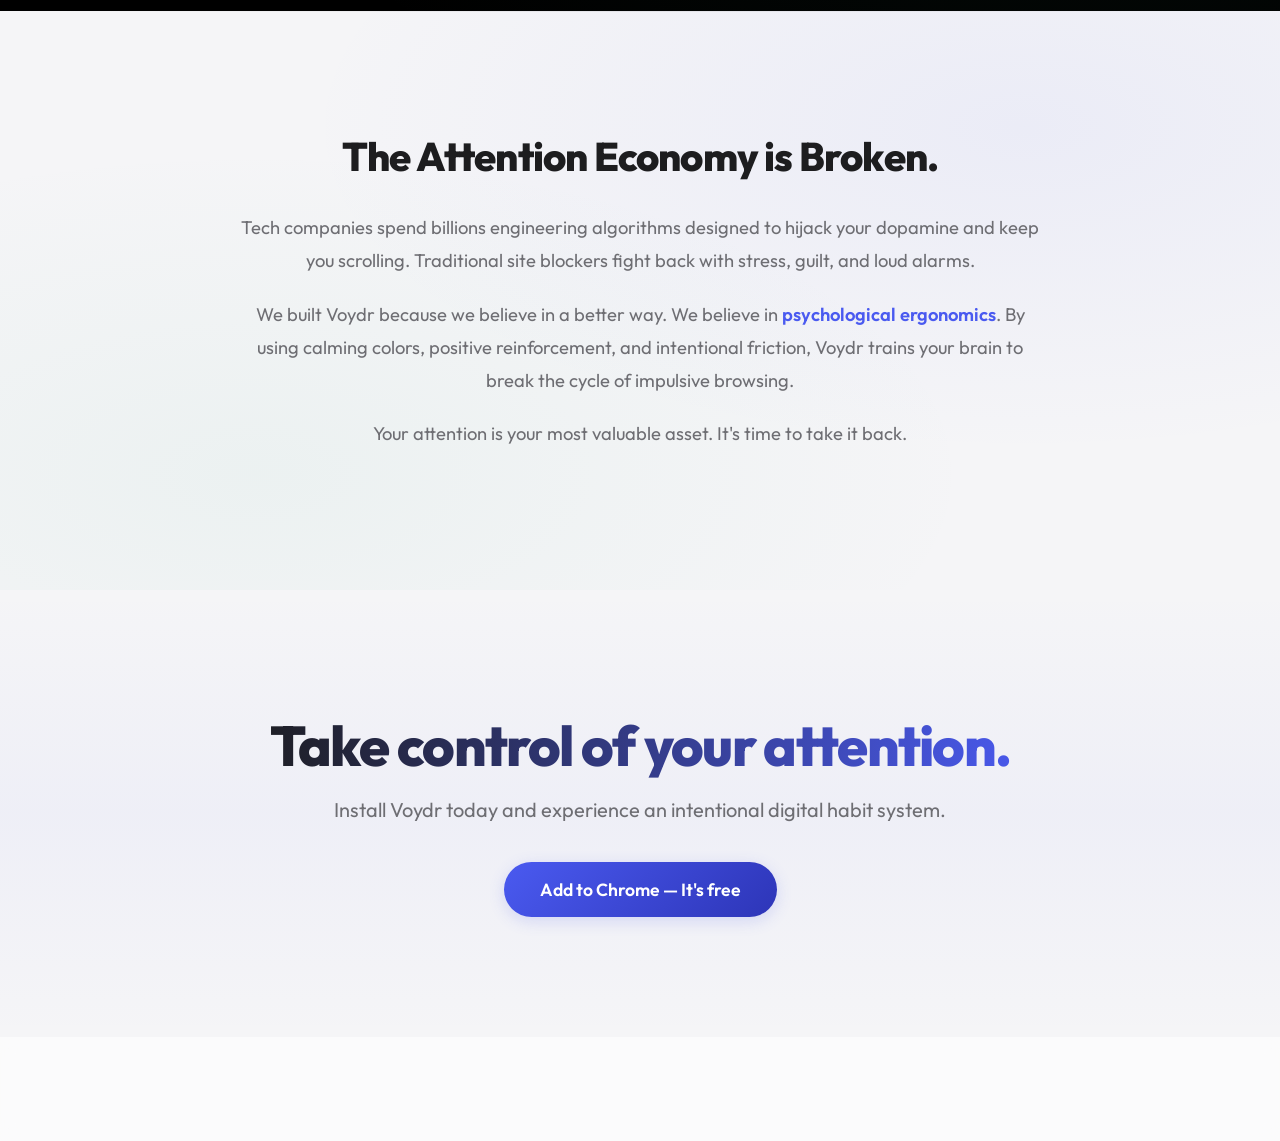
<file: Voydr-V1-main/dashboard.html>
<!DOCTYPE html>
<html lang="en">
<head>
  <meta charset="UTF-8" />
  <meta name="viewport" content="width=device-width, initial-scale=1.0" />
  <title>Voydr — Your Digital Performance Coach</title>
  <link rel="stylesheet" href="dashboard.css" />
</head>
<body>

  <!-- --- CINEMATIC BACKGROUND GLOWS --- -->
  <div class="background-glow">
    <div class="gradient-blob blob-1"></div>
    <div class="gradient-blob blob-2"></div>
    <div class="gradient-blob blob-3"></div>
  </div>

  <!-- --- PREMIUM NAVIGATION HEADER --- -->
  <header class="nav-header">
    <div class="brand-container">
      <div class="brand-icon-wrapper">
        <!-- Minimal sleek abstract logo -->
        <svg width="18" height="18" viewBox="0 0 24 24" fill="none" xmlns="http://www.w3.org/2000/svg">
          <path d="M12 2L2 22H22L12 2Z" stroke="#ffffff" stroke-width="2.5" stroke-linejoin="round" fill="rgba(255,255,255,0.1)"/>
          <circle cx="12" cy="14" r="3" fill="#ffffff"/>
        </svg>
      </div>
      <span class="brand-logo-text">Voydr</span>
    </div>
    
    <ul class="nav-links">
      <li><a href="#dashboard" class="nav-link">Intelligence</a></li>
      <li><a href="#psychology" class="nav-link">Philosophy</a></li>
      <li><a href="#dashboard" class="nav-link">Streaks</a></li>
      <li>
        <button id="nav-action-btn" class="btn btn-chrome">
          <svg width="16" height="16" viewBox="0 0 24 24" fill="none" stroke="currentColor" stroke-width="2.5" stroke-linecap="round" stroke-linejoin="round">
            <path d="M21 15v4a2 2 0 0 1-2 2H5a2 2 0 0 1-2-2v-4M7 10l5 5 5-5M12 15V3"/>
          </svg>
          Add to Chrome
        </button>
      </li>
    </ul>
  </header>

  <!-- --- HERO / LANDING SECTION --- -->
  <section class="hero-section">
    <div class="hero-content-wrapper">
      <div class="badge-tag" id="hero-badge">Your Digital Performance Coach</div>
      <h1 class="hero-title" id="hero-heading">Be Intentional with Your Attention.</h1>
      <p class="hero-subtitle" id="hero-subheading">
        Voydr is an Apple-inspired, psychology-backed screen intelligence coach that trains you to build healthier digital habits, without aggressive policing or parental control styles.
      </p>
      
      <div class="hero-ctas">
        <button id="hero-add-chrome-btn" class="btn btn-chrome btn-large">
          Add to Chrome — It's Free
        </button>
        <a href="#dashboard" class="btn btn-secondary btn-large">
          View Dashboard
        </a>
      </div>

      <!-- SHOWCASE / DEMO MODE WARNING (DYNAMICALLY TOGGLED) -->
      <div class="showcase-banner" id="showcase-indicator" style="display: none;">
        <div class="showcase-banner-icon">💡</div>
        <div class="showcase-banner-text">
          <h4>Standalone Showcase Mode</h4>
          <p>
            The Chrome extension is not detected. We've enabled a fully interactive simulation below! Categorize websites, add hard-blocks, and watch the focus analytics adjust in real-time.
          </p>
        </div>
      </div>
    </div>

    <!-- 3D CSS LAPTOP VIEWPORT -->
    <div class="laptop-viewport">
      <div class="laptop-container" id="hero-laptop">
        <!-- Screen Lid -->
        <div class="laptop-screen-lid">
          <div class="laptop-screen-bezel">
            <div class="laptop-camera"></div>
            <div class="laptop-screen-display">
              <div class="laptop-screen-glow"></div>
              <!-- Live dashboard mockup inside display -->
              <div class="laptop-dashboard-preview">
                <div class="laptop-display-header">
                  <span class="laptop-display-title">Voydr Coach</span>
                  <div class="laptop-display-dots">
                    <span class="laptop-dot red"></span>
                    <span class="laptop-dot yellow"></span>
                    <span class="laptop-dot green"></span>
                  </div>
                </div>
                <div class="laptop-display-body">
                  <!-- Circular focus score mockup -->
                  <div class="laptop-mini-gauge-card">
                    <div class="laptop-mini-gauge-container">
                      <svg class="laptop-mini-gauge-svg" viewBox="0 0 80 80">
                        <circle class="laptop-mini-gauge-bg" cx="40" cy="40" r="32"></circle>
                        <circle class="laptop-mini-gauge-progress" cx="40" cy="40" r="32"></circle>
                      </svg>
                      <div class="laptop-mini-gauge-center">
                        <span class="laptop-mini-gauge-val">94%</span>
                        <span class="laptop-mini-gauge-lbl">FLOW</span>
                      </div>
                    </div>
                  </div>
                  <!-- Mini linear graph mockup -->
                  <div class="laptop-mini-chart-card">
                    <span class="laptop-mini-chart-title">Intention Index</span>
                    <svg class="laptop-mini-chart-svg" viewBox="0 0 100 50">
                      <path class="laptop-mini-chart-line" d="M 0 45 Q 20 20 40 38 T 80 10 T 100 5"></path>
                    </svg>
                    <div class="laptop-mini-status-pills">
                      <span class="laptop-mini-pill mint">9.4h deep</span>
                      <span class="laptop-mini-pill slate">0 distraction</span>
                    </div>
                  </div>
                </div>
              </div>
            </div>
          </div>
          <div class="laptop-lid-back"></div>
        </div>
        <!-- Base keyboard plate -->
        <div class="laptop-base">
          <div class="laptop-keyboard-area">
            <div class="laptop-keyboard-row">
              <div class="laptop-key"></div>
              <div class="laptop-key"></div>
              <div class="laptop-key"></div>
              <div class="laptop-key"></div>
              <div class="laptop-key"></div>
              <div class="laptop-key"></div>
              <div class="laptop-key"></div>
              <div class="laptop-key"></div>
              <div class="laptop-key"></div>
              <div class="laptop-key backspace"></div>
            </div>
            <div class="laptop-keyboard-row">
              <div class="laptop-key shift"></div>
              <div class="laptop-key"></div>
              <div class="laptop-key"></div>
              <div class="laptop-key"></div>
              <div class="laptop-key"></div>
              <div class="laptop-key"></div>
              <div class="laptop-key"></div>
              <div class="laptop-key"></div>
              <div class="laptop-key enter"></div>
            </div>
            <div class="laptop-keyboard-row">
              <div class="laptop-key shift"></div>
              <div class="laptop-key space"></div>
              <div class="laptop-key"></div>
              <div class="laptop-key"></div>
            </div>
          </div>
          <div class="laptop-trackpad"></div>
          <div class="laptop-front-lip"></div>
        </div>
        <!-- Shadow -->
        <div class="laptop-shadow"></div>
      </div>
    </div>
  </section>

  <!-- --- THE LIVING PREMIUM DASHBOARD --- -->
  <section class="dashboard-section" id="dashboard">
    <div class="section-header">
      <h2>The Digital Mirror</h2>
      <p>A beautiful dashboard designed to expand digital awareness, reduce anxiety, and inspire focus.</p>
    </div>

    <div class="dashboard-grid">
      
      <!-- CARD 1: FOCUS SCORE GAUGE (col-4) -->
      <div class="glass-card col-4" id="card-focus-score">
        <h3 class="card-title">Focus Score <span class="badge" id="focus-score-badge" style="background: rgba(91, 108, 255, 0.1); color: var(--slate-blue);">Active</span></h3>
        
        <div class="gauge-container">
          <svg class="svg-gauge" viewBox="0 0 200 200">
            <!-- Background tracks -->
            <circle class="gauge-bg" cx="100" cy="100" r="80"></circle>
            <!-- Animated progress bar -->
            <circle class="gauge-progress" id="score-gauge-ring" cx="100" cy="100" r="80" stroke-dasharray="502" stroke-dashoffset="502"></circle>
          </svg>
          <div class="gauge-center-text">
            <span class="gauge-value" id="score-percent-val">0%</span>
            <span class="gauge-lbl">FOCUS</span>
          </div>
        </div>

        <div class="focus-message-banner" id="focus-message-txt">
          Awaiting stats...
        </div>
      </div>

      <!-- CARD 2: TOTAL TIME & STATS (col-4) -->
      <div class="glass-card col-4" id="card-overview-stats">
        <h3 class="card-title">Active Time</h3>
        <div class="stats-big-number" id="stats-total-time">0h 0m</div>
        <p class="stats-subtitle">browsing tracked today</p>

        <!-- Dynamic breakdown metrics -->
        <div style="display: flex; flex-direction: column; gap: 14px; margin-top: 24px;">
          <div>
            <div style="display: flex; justify-content: space-between; font-size: 0.85rem; margin-bottom: 4px; color: var(--text-secondary);">
              <span>Productive</span>
              <span id="stats-prod-time" style="color: var(--mint-green); font-weight: 600;">0m</span>
            </div>
            <div style="height: 6px; background: rgba(0,0,0,0.06); border-radius: 10px; overflow: hidden;">
              <div id="bar-prod-pct" style="width: 0%; height: 100%; background: var(--mint-green); border-radius: 10px; transition: var(--transition-smooth);"></div>
            </div>
          </div>
          <div>
            <div style="display: flex; justify-content: space-between; font-size: 0.85rem; margin-bottom: 4px; color: var(--text-secondary);">
              <span>Distracting</span>
              <span id="stats-dist-time" style="color: var(--burnt-coral); font-weight: 600;">0m</span>
            </div>
            <div style="height: 6px; background: rgba(0,0,0,0.06); border-radius: 10px; overflow: hidden;">
              <div id="bar-dist-pct" style="width: 0%; height: 100%; background: var(--burnt-coral); border-radius: 10px; transition: var(--transition-smooth);"></div>
            </div>
          </div>
        </div>
      </div>

      <!-- CARD 3: DEEP WORK & STREAKS (col-4) -->
      <div class="glass-card col-4" id="card-streaks">
        <h3 class="card-title">Streaks</h3>
        <div class="streak-wrapper">
          <div class="streak-circle">
            🔥
          </div>
          <div class="streak-metrics">
            <h3 id="streak-days-val">6 Days</h3>
            <p>Active Focus Streak</p>
          </div>
        </div>

        <div class="streak-calendar">
          <div class="calendar-day">
            <span class="day-label">M</span>
            <div class="day-dot dot-active"></div>
          </div>
          <div class="calendar-day">
            <span class="day-label">T</span>
            <div class="day-dot dot-active"></div>
          </div>
          <div class="calendar-day">
            <span class="day-label">W</span>
            <div class="day-dot dot-active"></div>
          </div>
          <div class="calendar-day">
            <span class="day-label">T</span>
            <div class="day-dot dot-active"></div>
          </div>
          <div class="calendar-day">
            <span class="day-label">F</span>
            <div class="day-dot dot-active"></div>
          </div>
          <div class="calendar-day">
            <span class="day-label">S</span>
            <div class="day-dot dot-active"></div>
          </div>
          <div class="calendar-day">
            <span class="day-label">S</span>
            <div class="day-dot" id="calendar-today-dot"></div>
          </div>
        </div>
      </div>

      <!-- CARD 4: SCREEN TIME INTELLIGENCE - TOP SITES (col-7) -->
      <div class="glass-card col-7" id="card-top-sites">
        <h3 class="card-title">Intelligence Feed <span class="badge" style="background: rgba(255,255,255,0.05); color: var(--text-secondary);">Today</span></h3>
        
        <div class="site-rows" id="top-sites-feed">
          <!-- Dynamically filled with site-row items -->
          <div style="text-align: center; padding: 40px; color: var(--text-secondary);">Loading intelligence feed...</div>
        </div>
      </div>

      <!-- CARD 5: HARD BLOCKING CONTROL PANEL (col-5) -->
      <div class="glass-card col-5" id="card-blocking">
        <h3 class="card-title" style="color: var(--burnt-coral);">Calm Blocker <span class="badge" style="background: var(--burnt-coral-glow); color: var(--burnt-coral);">Midnight Block</span></h3>
        <p style="font-size: 0.9rem; color: var(--text-secondary); line-height: 1.4; margin-bottom: 20px;">
          Set calm barriers to protect your mind. Blocked sites redirect to a therapeutic breathing page until midnight.
        </p>

        <div class="block-form">
          <input type="text" id="block-domain-input" class="input-field" placeholder="e.g. twitter.com" />
          <button id="block-submit-btn" class="btn btn-block-action">Block</button>
        </div>

        <h4 style="font-size: 0.82rem; font-weight: 700; color: var(--text-secondary); text-transform: uppercase; letter-spacing: 0.05em; margin-bottom: 12px;">
          Currently Shielded
        </h4>
        <div class="blocked-badge-list" id="blocked-badges-container">
          <!-- Dynamically filled with blocked tag items -->
          <span style="font-size: 0.85rem; color: var(--text-tertiary);">No sites shielded yet.</span>
        </div>
      </div>

      <!-- CARD 6: WEEKLY REPORT GRAPHICS (col-12) -->
      <div class="glass-card col-12" id="card-weekly-trends">
        <h3 class="card-title">Weekly Habit Index <span class="badge" style="background: rgba(127, 200, 169, 0.1); color: var(--mint-green);">7-Day History</span></h3>
        
        <div class="chart-container" id="weekly-bars-container">
          <!-- Animated CSS columns -->
          <div class="chart-bar-group">
            <div class="chart-bar bar-high" style="height: 75%;" data-tooltip="Mon: 75% Focus score"></div>
            <span class="chart-label">Mon</span>
          </div>
          <div class="chart-bar-group">
            <div class="chart-bar" style="height: 48%;" data-tooltip="Tue: 48% Focus score"></div>
            <span class="chart-label">Tue</span>
          </div>
          <div class="chart-bar-group">
            <div class="chart-bar bar-high" style="height: 82%;" data-tooltip="Wed: 82% Focus score"></div>
            <span class="chart-label">Wed</span>
          </div>
          <div class="chart-bar-group">
            <div class="chart-bar" style="height: 35%;" data-tooltip="Thu: 35% Focus score"></div>
            <span class="chart-label">Thu</span>
          </div>
          <div class="chart-bar-group">
            <div class="chart-bar bar-high" style="height: 90%;" data-tooltip="Fri: 90% Focus score (Deep work peak!)"></div>
            <span class="chart-label">Fri</span>
          </div>
          <div class="chart-bar-group">
            <div class="chart-bar bar-high" style="height: 70%;" data-tooltip="Sat: 70% Focus score"></div>
            <span class="chart-label">Sat</span>
          </div>
          <div class="chart-bar-group">
            <!-- Today's bar - will dynamically calculate -->
            <div class="chart-bar" id="weekly-today-bar" style="height: 0%;" data-tooltip="Today: Calculating..."></div>
            <span class="chart-label" style="color: var(--slate-blue); font-weight: 700;">Today</span>
          </div>
        </div>
      </div>

    </div>
  </section>

  <!-- --- PSYCHOLOGY-BASED DESIGN PHILOSOPHY --- -->
  <section class="psycho-section" id="psychology">
    <div class="section-header">
      <h2>Psychological Ergonomics</h2>
      <p>Why Voydr feels calming, therapeutic, and premium instead of aggressive or stressful.</p>
    </div>

    <div class="psycho-grid">
      <!-- Card 1: Slate Blue -->
      <div class="psycho-card">
        <div class="psycho-icon slate">🧠</div>
        <h3>Slate Blue Intentionality</h3>
        <p>
          We avoid aggressive notifications. Slate Blue (#5B6CFF) acts as a calming anchor for productivity metrics. It stimulates deliberate task engagement without raising your neurological alarm levels.
        </p>
      </div>

      <!-- Card 2: Mint Green -->
      <div class="psycho-card">
        <div class="psycho-icon mint">🌱</div>
        <h3>Mint Green Reinforcement</h3>
        <p>
          Instead of highlighting only failures, Voydr rewards positive alignment. Mint Green (#7FC8A9) celebrates streaks, deep work achievements, and intentional usage to cultivate dopamine responses from constructive focus habits.
        </p>
      </div>

      <!-- Card 3: Burnt Coral -->
      <div class="psycho-card">
        <div class="psycho-icon coral">🛡️</div>
        <h3>Muted Coral Barrier</h3>
        <p>
          Traditional blockers trigger active resistance with loud, frustrating alerts. Voydr uses a muted Burnt Coral (#D97B66) for shielded sites, introducing therapeutic pauses and deep breathing prompts to quiet impulsive browsing.
        </p>
      </div>
    </div>
  </section>

  <!-- --- HOW IT WORKS SECTION --- -->
  <section class="how-it-works-section section-light" style="background: #ffffff;" id="how-it-works">
    <div class="section-header">
      <h2>The Voydr Protocol</h2>
      <p>Three simple steps to reclaim your digital autonomy.</p>
    </div>
    <div class="steps-container">
      <div class="step-card">
        <div class="step-number">01</div>
        <div class="step-content">
          <h3>Install & Initialize</h3>
          <p>Add the lightweight extension to Chrome. No account creation, no cloud syncing. Your data stays entirely local on your machine.</p>
        </div>
      </div>
      <div class="step-card">
        <div class="step-number">02</div>
        <div class="step-content">
          <h3>Calibrate Your Mind</h3>
          <p>Open the Digital Mirror dashboard. Tag the sites that help you build, and hard-block the sites that steal your focus.</p>
        </div>
      </div>
      <div class="step-card">
        <div class="step-number">03</div>
        <div class="step-content">
          <h3>Enter Flow State</h3>
          <p>Browse normally. If you hit a distraction, Voydr’s calm blocker will prompt you to take a breath and refocus your intention.</p>
        </div>
      </div>
    </div>
  </section>

  <!-- --- FEATURES SECTION --- -->
  <section class="features-section section-dark" id="features">
    <div class="section-header">
      <h2>Designed for Deep Work</h2>
      <p>Powerful tools to protect your attention, packaged in a beautiful interface.</p>
    </div>
    <div class="features-grid">
      <div class="feature-card">
        <div class="feature-image-box">
          <svg width="100" height="100" viewBox="0 0 100 100" fill="none" xmlns="http://www.w3.org/2000/svg">
            <path d="M50 15L20 28V50C20 70 35 85 50 95C65 85 80 70 80 50V28L50 15Z" fill="rgba(127, 200, 169, 0.15)" stroke="#7FC8A9" stroke-width="4" stroke-linejoin="round"/>
            <rect x="38" y="45" width="24" height="20" rx="4" fill="#7FC8A9"/>
            <path d="M42 45V36C42 31.5 45.5 28 50 28C54.5 28 58 31.5 58 36V45" stroke="#7FC8A9" stroke-width="4" stroke-linecap="round"/>
          </svg>
        </div>
        <h3>100% Offline & Private</h3>
        <p>Your browsing data never leaves your device. No cloud syncing, no data mining, no tracking scripts.</p>
      </div>
      <div class="feature-card">
        <div class="feature-image-box">
          <svg width="100" height="100" viewBox="0 0 100 100" fill="none" xmlns="http://www.w3.org/2000/svg">
            <circle cx="50" cy="50" r="35" fill="rgba(91, 108, 255, 0.15)" stroke="#5B6CFF" stroke-width="4"/>
            <path d="M55 25L35 55H50L45 75L65 45H50L55 25Z" fill="#5B6CFF" stroke="#5B6CFF" stroke-width="2" stroke-linejoin="round"/>
          </svg>
        </div>
        <h3>Ultra Lightweight</h3>
        <p>Built with vanilla Javascript and CSS to ensure zero impact on your browser's performance or battery life.</p>
      </div>
      <div class="feature-card">
        <div class="feature-image-box">
          <svg width="120" height="100" viewBox="0 0 120 100" fill="none" xmlns="http://www.w3.org/2000/svg">
            <rect x="25" y="30" width="40" height="40" rx="8" fill="#7FC8A9" transform="rotate(-15 25 30)"/>
            <rect x="55" y="25" width="40" height="40" rx="8" fill="#5B6CFF" transform="rotate(10 55 25)"/>
            <rect x="40" y="45" width="40" height="40" rx="8" fill="#D97B66"/>
            <circle cx="45" cy="50" r="3" fill="#fff" opacity="0.8"/>
            <circle cx="75" cy="30" r="3" fill="#fff" opacity="0.8"/>
            <circle cx="60" cy="50" r="3" fill="#fff" opacity="0.8"/>
          </svg>
        </div>
        <h3>Smart Categorization</h3>
        <p>Easily tag websites as productive or distracting. Your intention index updates in real-time as you browse.</p>
      </div>
    </div>
  </section>

  <!-- --- FAQ SECTION --- -->
  <section class="faq-section section-light" id="faq">
    <div class="section-header">
      <h2>Common Questions</h2>
    </div>
    <div class="faq-grid">
      <div class="faq-item">
        <h4>Is Voydr completely free?</h4>
        <p>Yes. Voydr is built to help you, not to monetize your attention. There are no premium tiers or hidden fees.</p>
      </div>
      <div class="faq-item">
        <h4>Can I bypass the blocked sites?</h4>
        <p>The goal is friction, not a prison. Blocks last until midnight, but if you absolutely must access a site, you can remove it from the dashboard.</p>
      </div>
      <div class="faq-item">
        <h4>Does it work on Safari or Edge?</h4>
        <p>Currently, Voydr is optimized as a Chrome Extension, which also works seamlessly on Brave, Arc, and Edge browsers.</p>
      </div>
      <div class="faq-item">
        <h4>How does it calculate the Focus Score?</h4>
        <p>Your score is the ratio of time spent on "Productive" sites versus "Distracting" sites, completely customized by you.</p>
      </div>
    </div>
  </section>

  <!-- --- TESTIMONIALS SECTION --- -->
  <section class="testimonials-section section-dark" id="testimonials">
    <div class="section-header">
      <h2>Proof of Focus</h2>
      <p>Join thousands of intentional users.</p>
    </div>
    <div class="testimonials-grid">
      <div class="testimonial-card">
        <p class="testimonial-quote">"Voydr completely changed how I work. Instead of guilt-tripping me for taking a break, it encourages me to be intentional. I've doubled my deep work hours."</p>
        <div class="testimonial-author">
          <img class="author-avatar" src="../assets/sparsh.png" alt="Sparsh Yadav" style="object-fit: cover;">
          <div class="author-info">
            <h4>Sparsh Yadav</h4>
            <p>Computer Science Student</p>
          </div>
        </div>
      </div>
      <div class="testimonial-card">
        <p class="testimonial-quote">"The Apple-like aesthetic makes me actually want to use the dashboard. It feels like a premium productivity tool, not a restrictive parent app."</p>
        <div class="testimonial-author">
          <img class="author-avatar" src="../assets/nageshwar.jpg" alt="Nageshwar Gupta" style="object-fit: cover;">
          <div class="author-info">
            <h4>Nageshwar Gupta</h4>
            <p>Frontend Developer</p>
          </div>
        </div>
      </div>
      <div class="testimonial-card">
        <p class="testimonial-quote">"I used to spend 3 hours a day mindlessly scrolling. Voydr's 'calm blocker' doesn't annoy me—it actually helps me pause and get back on track."</p>
        <div class="testimonial-author">
          <img class="author-avatar" src="../assets/ayush.jpg" alt="Ayush Kumar" style="object-fit: cover;">
          <div class="author-info">
            <h4>Ayush Kumar</h4>
            <p>Startup Founder</p>
          </div>
        </div>
      </div>
    </div>
  </section>

  <!-- --- MANIFESTO SECTION --- -->
  <section class="manifesto-section section-light" id="manifesto">
    <div class="manifesto-container">
      <h2>The Attention Economy is Broken.</h2>
      <p>Tech companies spend billions engineering algorithms designed to hijack your dopamine and keep you scrolling. Traditional site blockers fight back with stress, guilt, and loud alarms.</p>
      <p>We built Voydr because we believe in a better way. We believe in <span class="manifesto-highlight">psychological ergonomics</span>. By using calming colors, positive reinforcement, and intentional friction, Voydr trains your brain to break the cycle of impulsive browsing.</p>
      <p>Your attention is your most valuable asset. It's time to take it back.</p>
    </div>
  </section>

  <!-- --- FINAL CTA --- -->
  <section class="cta-section">
    <div class="cta-container">
      <h2 class="cta-title">Take control of your attention.</h2>
      <p class="cta-subtitle">Install Voydr today and experience an intentional digital habit system.</p>
      <button id="footer-add-chrome-btn" class="btn btn-chrome btn-large" style="padding: 16px 36px; font-size: 1.1rem; border-radius: 50px;">
        Add to Chrome — It's free
      </button>
    </div>
  </section>

  <!-- --- FOOTER --- -->
  <footer>
    <div class="footer-content">
      <div class="brand-container">
        <span class="brand-logo-text" style="font-size: 1.1rem;">Voydr</span>
      </div>
      <p class="footer-text">
        © 2026 Voydr Performance Coach. Built for CS Students, Developers, and Startup Creators. No ads. No data collection. 100% Offline.
      </p>
    </div>
  </footer>

  <!-- --- STANDALONE SHOWCASE: SIMULATED BLOCK PAGE MODAL --- -->
  <div class="simulated-block-modal" id="simulated-block-modal-screen">
    <div class="simulated-card">
      <div class="breathing-circle-sim">🧘</div>
      <h2>Focus Mode Shield</h2>
      <p>You have hard-blocked access to:</p>
      <div class="domain-placeholder" id="simulated-block-domain-name">instagram.com</div>
      <p>
        Take a slow breath in... and let it out. This barrier is active until midnight to protect your attention and your goals. Stay intentional.
      </p>
      <button id="simulated-block-close-btn" class="btn btn-secondary" style="width: 100%; padding: 12px; border-radius: 14px; justify-content: center; font-weight: 600;">
        Acknowledge and Refocus
      </button>
    </div>
  </div>

  <script src="dashboard.js"></script>
</body>
</html>
</file>
<file: dashboard.css>
@import url('https://fonts.googleapis.com/css2?family=Outfit:wght@300;400;500;600;700;800&display=swap');

/* --- PREMIUM DESIGN SYSTEM & VARIABLES (LIGHT THEME) --- */
:root {
  --bg-primary: #f5f5f7;
  --bg-secondary: #ffffff;
  --glass-bg: rgba(255, 255, 255, 0.75);
  --glass-border: rgba(0, 0, 0, 0.07);
  --glass-border-hover: rgba(0, 0, 0, 0.14);

  /* Curated Calm Palette */
  --slate-blue: #4a5af0;
  --slate-blue-glow: rgba(74, 90, 240, 0.18);
  --mint-green: #3daa82;
  --mint-green-glow: rgba(61, 170, 130, 0.18);
  --burnt-coral: #c96b54;
  --burnt-coral-glow: rgba(201, 107, 84, 0.18);

  /* Text */
  --text-primary: #1d1d1f;
  --text-secondary: #6e6e73;
  --text-tertiary: #aeaeb2;

  --transition-smooth: all 0.5s cubic-bezier(0.16, 1, 0.3, 1);
  --font-family: 'Outfit', -apple-system, BlinkMacSystemFont, "SF Pro Display", "SF Pro Text", "Helvetica Neue", sans-serif;
}

* {
  box-sizing: border-box;
  margin: 0;
  padding: 0;
}

html {
  scroll-behavior: smooth;
  background-color: var(--bg-primary);
  color: var(--text-primary);
  font-family: var(--font-family);
  overflow-x: hidden;
}

body {
  min-height: 100vh;
  position: relative;
  overflow-x: hidden;
}

/* --- LIGHT ANIMATING BACKGROUND --- */
.background-glow {
  position: fixed;
  top: 0;
  left: 0;
  right: 0;
  bottom: 0;
  z-index: -2;
  overflow: hidden;
  pointer-events: none;
  background: radial-gradient(ellipse at 60% 0%, #eef0ff 0%, #f5f5f7 55%, #f0fdf8 100%);
}

.gradient-blob {
  position: absolute;
  border-radius: 50%;
  filter: blur(120px);
  opacity: 0.45;
  mix-blend-mode: multiply;
  pointer-events: none;
}

.blob-1 {
  width: 700px;
  height: 700px;
  background: rgba(74, 90, 240, 0.18);
  top: -200px;
  right: -120px;
  animation: float-blob-1 25s infinite alternate ease-in-out;
}

.blob-2 {
  width: 600px;
  height: 600px;
  background: rgba(61, 170, 130, 0.15);
  bottom: -150px;
  left: -120px;
  animation: float-blob-2 20s infinite alternate ease-in-out;
}

.blob-3 {
  width: 450px;
  height: 450px;
  background: rgba(201, 107, 84, 0.1);
  top: 40%;
  left: 35%;
  animation: float-blob-3 30s infinite alternate ease-in-out;
}

@keyframes float-blob-1 {
  0% { transform: translate(0, 0) scale(1); }
  50% { transform: translate(-80px, 100px) scale(1.1); }
  100% { transform: translate(-40px, -40px) scale(0.9); }
}

@keyframes float-blob-2 {
  0% { transform: translate(0, 0) scale(0.95); }
  50% { transform: translate(100px, -60px) scale(1.05); }
  100% { transform: translate(40px, 40px) scale(1); }
}

@keyframes float-blob-3 {
  0% { transform: translate(0, 0); }
  50% { transform: translate(-50px, 80px); }
  100% { transform: translate(50px, -80px); }
}

/* --- NAVIGATION HEADER --- */
.nav-header {
  position: fixed;
  top: 0;
  left: 0;
  right: 0;
  height: 72px;
  z-index: 100;
  background: rgba(245, 245, 247, 0.72);
  backdrop-filter: blur(20px) saturate(180%);
  -webkit-backdrop-filter: blur(20px) saturate(180%);
  border-bottom: 1px solid rgba(0, 0, 0, 0.06);
  display: flex;
  justify-content: space-between;
  align-items: center;
  padding: 0 40px;
  transition: var(--transition-smooth);
}

.brand-container {
  display: flex;
  align-items: center;
  gap: 12px;
}

.brand-icon-wrapper {
  width: 32px;
  height: 32px;
  display: flex;
  align-items: center;
  justify-content: center;
  background: linear-gradient(135deg, var(--slate-blue), #2d35b8);
  border-radius: 9px;
  box-shadow: 0 2px 10px var(--slate-blue-glow);
}

.brand-logo-text {
  font-size: 1.35rem;
  font-weight: 700;
  letter-spacing: -0.02em;
  background: linear-gradient(to right, #1d1d1f, #3d3d3f);
  -webkit-background-clip: text;
  -webkit-text-fill-color: transparent;
}

.nav-links {
  display: flex;
  gap: 32px;
  list-style: none;
  align-items: center;
}

.nav-link {
  color: var(--text-secondary);
  text-decoration: none;
  font-size: 0.95rem;
  font-weight: 500;
  transition: var(--transition-smooth);
}

.nav-link:hover {
  color: var(--text-primary);
}

/* --- BUTTONS --- */
.btn {
  font-family: var(--font-family);
  font-size: 0.92rem;
  font-weight: 600;
  padding: 10px 20px;
  border-radius: 20px;
  border: none;
  cursor: pointer;
  display: inline-flex;
  align-items: center;
  gap: 8px;
  transition: var(--transition-smooth);
}

.btn-primary {
  background: var(--text-primary);
  color: #ffffff;
}

.btn-primary:hover {
  transform: translateY(-2px);
  box-shadow: 0 10px 25px rgba(0, 0, 0, 0.18);
}

.btn-secondary {
  background: rgba(0, 0, 0, 0.05);
  color: var(--text-primary);
  border: 1px solid var(--glass-border);
}

.btn-secondary:hover {
  background: rgba(0, 0, 0, 0.09);
  border-color: var(--glass-border-hover);
  transform: translateY(-2px);
}

.btn-chrome {
  background: linear-gradient(135deg, var(--slate-blue), #2d35b8);
  color: #ffffff;
  box-shadow: 0 4px 16px var(--slate-blue-glow);
}

.btn-chrome:hover {
  transform: translateY(-2px);
  box-shadow: 0 8px 24px var(--slate-blue-glow);
}

/* --- MAIN CONTAINER --- */
main {
  padding-top: 72px;
}

/* --- HERO SECTION --- */
.hero-section {
  min-height: calc(100vh - 72px);
  display: grid;
  grid-template-columns: 1.2fr 1fr;
  align-items: center;
  justify-content: center;
  padding: 100px 8% 60px 8%;
  gap: 60px;
  position: relative;
  overflow: visible;
}

@media (max-width: 1024px) {
  .hero-section {
    grid-template-columns: 1fr;
    text-align: center;
    padding: 100px 24px 60px;
    gap: 50px;
  }
}

.hero-content-wrapper {
  display: flex;
  flex-direction: column;
  align-items: flex-start;
  position: relative;
  z-index: 10;
  animation: fade-in-up 1s cubic-bezier(0.16, 1, 0.3, 1) both;
}

@media (max-width: 1024px) {
  .hero-content-wrapper {
    align-items: center;
  }
}

.badge-tag {
  background: rgba(74, 90, 240, 0.08);
  color: var(--slate-blue);
  border: 1px solid rgba(74, 90, 240, 0.2);
  padding: 6px 16px;
  border-radius: 100px;
  font-size: 0.8rem;
  font-weight: 600;
  letter-spacing: 0.06em;
  text-transform: uppercase;
  margin-bottom: 24px;
  display: inline-flex;
  align-items: center;
  gap: 6px;
}

.badge-tag::before {
  content: '';
  width: 6px;
  height: 6px;
  background: var(--slate-blue);
  border-radius: 50%;
  box-shadow: 0 0 8px var(--slate-blue);
  animation: pulse-slow 1.5s infinite alternate;
}

.hero-title {
  font-size: 3.8rem;
  font-weight: 800;
  line-height: 1.05;
  letter-spacing: -0.03em;
  background: linear-gradient(to bottom, #1d1d1f 50%, #6e6e73 100%);
  -webkit-background-clip: text;
  -webkit-text-fill-color: transparent;
  margin-bottom: 20px;
  clip-path: polygon(0 0, 100% 0, 100% 100%, 0% 100%);
}

@media (max-width: 768px) {
  .hero-title {
    font-size: 2.8rem;
  }
}

.hero-subtitle {
  font-size: 1.2rem;
  font-weight: 400;
  color: var(--text-secondary);
  max-width: 580px;
  margin-bottom: 36px;
  line-height: 1.6;
  text-align: left;
}

@media (max-width: 1024px) {
  .hero-subtitle {
    text-align: center;
  }
}

.hero-ctas {
  display: flex;
  gap: 16px;
  margin-bottom: 40px;
}

.hero-ctas .btn {
  padding: 14px 28px;
  font-size: 0.95rem;
  border-radius: 30px;
}

/* --- DETAILED 3D CSS LAPTOP ENGINE --- */
.laptop-viewport {
  perspective: 1500px;
  perspective-origin: 50% 30%;
  width: 100%;
  height: 500px;
  display: flex;
  align-items: flex-start;
  justify-content: center;
  padding-top: 40px;
  position: relative;
  z-index: 5;
}

.laptop-container {
  position: relative;
  width: 440px;
  height: 300px;
  transform-style: preserve-3d;
  transform: rotateX(8deg) rotateY(-18deg) translateY(-20px);
  transition: transform 0.6s cubic-bezier(0.16, 1, 0.3, 1);
  animation: laptop-drift 5s infinite alternate ease-in-out;
}

@media (max-width: 480px) {
  .laptop-container {
    transform: rotateX(8deg) rotateY(-18deg) scale3d(0.7, 0.7, 0.7) translateY(-20px) !important;
  }
}

@keyframes laptop-drift {
  0% {
    transform: rotateX(8deg) rotateY(-18deg) translateY(-20px);
  }
  100% {
    transform: rotateX(10deg) rotateY(-15deg) translateY(-32px);
  }
}

/* Screen Lid */
.laptop-screen-lid {
  position: absolute;
  bottom: 50px;
  left: 10px;
  width: 420px;
  height: 260px;
  transform-origin: bottom center;
  transform-style: preserve-3d;
  transform: rotateX(90deg); /* closed flat on load — face pointing up */
  animation: laptop-open 2s cubic-bezier(0.175, 0.885, 0.32, 1.1) forwards;
  animation-delay: 0.5s;
  z-index: 2;
  backface-visibility: visible;
}

@keyframes laptop-open {
  0% {
    transform: rotateX(90deg);   /* flat / closed — face up */
  }
  100% {
    transform: rotateX(-22deg);  /* screen upright, slightly tilted back — open laptop */
  }
}

.laptop-screen-bezel {
  position: absolute;
  top: 0;
  left: 0;
  width: 100%;
  height: 100%;
  background: #1a1a1e;
  border: 10px solid #111114;
  border-radius: 12px;
  box-shadow:
    inset 0 0 3px rgba(255,255,255,0.06),
    0 30px 60px rgba(0,0,0,0.25),
    0 10px 20px rgba(0,0,0,0.15);
  overflow: hidden;
  display: flex;
  flex-direction: column;
  transform: translateZ(1px);
}

.laptop-camera {
  width: 4px;
  height: 4px;
  background: #2c3e50;
  border-radius: 50%;
  position: absolute;
  top: 3px;
  left: 50%;
  transform: translateX(-50%);
  box-shadow: 0 0 2px rgba(255,255,255,0.1);
}

.laptop-screen-display {
  flex: 1;
  background: radial-gradient(circle at 50% 50%, #0d0e1b 0%, #030305 100%);
  position: relative;
  overflow: hidden;
  display: flex;
  flex-direction: column;
  padding: 12px;
  border: 1px solid rgba(255,255,255,0.02);
}

.laptop-screen-glow {
  position: absolute;
  width: 200px;
  height: 200px;
  background: radial-gradient(circle, rgba(74, 90, 240, 0.2) 0%, transparent 70%);
  top: 50%;
  left: 50%;
  transform: translate(-50%, -50%);
  filter: blur(25px);
  pointer-events: none;
  z-index: 1;
}

.laptop-lid-back {
  position: absolute;
  top: 0;
  left: 0;
  width: 100%;
  height: 100%;
  background: linear-gradient(135deg, #2a2a2e 0%, #1a1a1e 100%);
  border-radius: 12px;
  transform: rotateY(180deg) translateZ(1px);
  border: 1px solid rgba(255,255,255,0.04);
}

/* Interactive Display Preview mockup */
.laptop-dashboard-preview {
  width: 100%;
  height: 100%;
  display: flex;
  flex-direction: column;
  gap: 8px;
  z-index: 2;
  position: relative;
}

.laptop-display-header {
  display: flex;
  justify-content: space-between;
  align-items: center;
  border-bottom: 1px solid rgba(255, 255, 255, 0.06);
  padding-bottom: 5px;
}

.laptop-display-title {
  font-size: 0.6rem;
  font-weight: 700;
  letter-spacing: 0.05em;
  color: rgba(255,255,255,0.4);
  text-transform: uppercase;
}

.laptop-display-dots {
  display: flex;
  gap: 4px;
}

.laptop-dot {
  width: 6px;
  height: 6px;
  border-radius: 50%;
}

.laptop-dot.red { background: #ff5f56; }
.laptop-dot.yellow { background: #ffbd2e; }
.laptop-dot.green { background: #27c93f; }

.laptop-display-body {
  flex: 1;
  display: grid;
  grid-template-columns: 1fr 1.2fr;
  gap: 12px;
  align-items: center;
}

/* Circular Gauge Card Mockup */
.laptop-mini-gauge-card {
  background: rgba(255, 255, 255, 0.03);
  border: 1px solid rgba(255, 255, 255, 0.06);
  border-radius: 10px;
  padding: 8px;
  display: flex;
  flex-direction: column;
  align-items: center;
  justify-content: center;
  height: 100%;
  backdrop-filter: blur(8px);
}

.laptop-mini-gauge-container {
  position: relative;
  width: 80px;
  height: 80px;
  display: flex;
  align-items: center;
  justify-content: center;
}

.laptop-mini-gauge-svg {
  width: 100%;
  height: 100%;
  transform: rotate(-90deg);
}

.laptop-mini-gauge-bg {
  fill: none;
  stroke: rgba(255, 255, 255, 0.06);
  stroke-width: 8;
}

.laptop-mini-gauge-progress {
  fill: none;
  stroke: #3daa82;
  stroke-width: 8;
  stroke-linecap: round;
  stroke-dasharray: 201;
  stroke-dashoffset: 12;
  filter: drop-shadow(0 0 6px rgba(61, 170, 130, 0.5));
  animation: draw-mini-gauge 2.5s ease-out forwards;
}

@keyframes draw-mini-gauge {
  from { stroke-dashoffset: 201; }
  to { stroke-dashoffset: 12; }
}

.laptop-mini-gauge-center {
  position: absolute;
  text-align: center;
  display: flex;
  flex-direction: column;
  align-items: center;
}

.laptop-mini-gauge-val {
  font-size: 1.15rem;
  font-weight: 800;
  color: #ffffff;
  line-height: 1;
}

.laptop-mini-gauge-lbl {
  font-size: 0.45rem;
  font-weight: 600;
  color: rgba(255,255,255,0.4);
  letter-spacing: 0.05em;
  margin-top: 1px;
}

/* Linear Vector Graph Mockup */
.laptop-mini-chart-card {
  background: rgba(255, 255, 255, 0.03);
  border: 1px solid rgba(255, 255, 255, 0.06);
  border-radius: 10px;
  padding: 8px;
  display: flex;
  flex-direction: column;
  justify-content: space-between;
  height: 100%;
  backdrop-filter: blur(8px);
}

.laptop-mini-chart-title {
  font-size: 0.55rem;
  font-weight: 700;
  color: rgba(255,255,255,0.4);
  text-transform: uppercase;
  letter-spacing: 0.05em;
}

.laptop-mini-chart-svg {
  width: 100%;
  height: 50px;
  margin-top: 4px;
}

.laptop-mini-chart-line {
  stroke: #4a5af0;
  stroke-width: 2.5;
  stroke-linecap: round;
  fill: none;
  stroke-dasharray: 100;
  stroke-dashoffset: 100;
  animation: draw-mini-chart 2.2s cubic-bezier(0.16, 1, 0.3, 1) forwards;
  animation-delay: 1.2s;
}

@keyframes draw-mini-chart {
  to { stroke-dashoffset: 0; }
}

.laptop-mini-status-pills {
  display: flex;
  gap: 5px;
  margin-top: 4px;
}

.laptop-mini-pill {
  font-size: 0.45rem;
  font-weight: 600;
  padding: 2px 6px;
  border-radius: 100px;
}
.laptop-mini-pill.slate {
  background: rgba(74, 90, 240, 0.2);
  color: #8b96ff;
}
.laptop-mini-pill.mint {
  background: rgba(61, 170, 130, 0.2);
  color: #5fd4a8;
}

/* Base keyboard plate styling */
.laptop-base {
  position: absolute;
  bottom: 0;
  left: 0;
  width: 100%;
  height: 180px;
  background: linear-gradient(to bottom, #232328 0%, #141417 100%);
  border-radius: 8px 8px 14px 14px;
  transform-origin: bottom center;
  transform: rotateX(52deg);
  transform-style: preserve-3d;
  border: 1px solid rgba(255, 255, 255, 0.06);
  box-shadow:
    inset 0 1px 0 rgba(255, 255, 255, 0.08),
    0 20px 50px rgba(0, 0, 0, 0.2);
  z-index: 1;
}

/* Keyboard Area keys styling */
.laptop-keyboard-area {
  position: absolute;
  top: 15px;
  left: 20px;
  right: 20px;
  height: 85px;
  background: #0e0e11;
  border-radius: 6px;
  border: 1px solid rgba(255, 255, 255, 0.04);
  padding: 5px;
  display: flex;
  flex-direction: column;
  gap: 3px;
}

.laptop-keyboard-row {
  display: flex;
  gap: 3px;
  flex: 1;
}

.laptop-key {
  flex: 1;
  background: #1e1e24;
  border-radius: 2px;
  border-bottom: 1px solid rgba(0,0,0,0.5);
  box-shadow: inset 0 0px 1px rgba(255,255,255,0.05);
  animation: key-glow 4s infinite alternate ease-in-out;
}

.laptop-key.space { flex: 5.5; }
.laptop-key.shift { flex: 1.8; }
.laptop-key.backspace { flex: 1.6; }
.laptop-key.enter { flex: 1.7; }

@keyframes key-glow {
  0% {
    box-shadow: 0 0 2px rgba(74, 90, 240, 0.1);
    background: #1e1e24;
  }
  100% {
    box-shadow: 0 0 5px rgba(74, 90, 240, 0.3);
    background: #23232e;
  }
}

.laptop-trackpad {
  position: absolute;
  bottom: 8px;
  left: 50%;
  transform: translateX(-50%);
  width: 90px;
  height: 48px;
  background: #111115;
  border: 1px solid rgba(255, 255, 255, 0.04);
  border-radius: 4px;
  box-shadow: inset 0 1px 2px rgba(0,0,0,0.4);
}

.laptop-front-lip {
  position: absolute;
  bottom: -4px;
  left: 0;
  width: 100%;
  height: 4px;
  background: #0a0a0d;
  border-radius: 0 0 14px 14px;
  transform: rotateX(-90deg) translateZ(178px);
}

/* Floor Shadow under laptop base */
.laptop-shadow {
  position: absolute;
  bottom: -15px;
  left: 10%;
  width: 80%;
  height: 30px;
  background: rgba(0, 0, 0, 0.2);
  border-radius: 50%;
  filter: blur(16px);
  z-index: -1;
}

/* --- DEMO BANNER --- */
.showcase-banner {
  background: rgba(74, 90, 240, 0.06);
  border: 1px solid rgba(74, 90, 240, 0.15);
  border-radius: 12px;
  padding: 16px 24px;
  max-width: 650px;
  width: 90%;
  display: flex;
  align-items: center;
  gap: 16px;
  text-align: left;
  margin-bottom: 30px;
  animation: fade-in-up 1.5s ease-out;
  backdrop-filter: blur(10px);
}

.showcase-banner-icon {
  font-size: 1.5rem;
  color: var(--slate-blue);
  animation: pulse-slow 2s infinite alternate;
}

.showcase-banner-text h4 {
  font-size: 0.95rem;
  font-weight: 700;
  color: var(--text-primary);
  margin-bottom: 4px;
}

.showcase-banner-text p {
  font-size: 0.85rem;
  color: var(--text-secondary);
  line-height: 1.35;
}

@keyframes pulse-slow {
  0% { transform: scale(1); opacity: 0.8; }
  100% { transform: scale(1.1); opacity: 1; }
}

/* --- APPLE-STYLE LIGHT GLASSMORPHISM CARDS --- */
.glass-card {
  background: rgba(255, 255, 255, 0.82);
  border: 1px solid rgba(0, 0, 0, 0.07);
  backdrop-filter: blur(24px) saturate(180%);
  -webkit-backdrop-filter: blur(24px) saturate(180%);
  border-radius: 24px;
  padding: 32px;
  transition: var(--transition-smooth);
  box-shadow:
    0 2px 8px rgba(0, 0, 0, 0.06),
    0 12px 40px rgba(0, 0, 0, 0.07);
}

.glass-card:hover {
  border-color: rgba(0, 0, 0, 0.12);
  transform: translateY(-3px);
  box-shadow:
    0 4px 16px rgba(0, 0, 0, 0.08),
    0 20px 56px rgba(0, 0, 0, 0.1);
}

/* --- DASHBOARD PREVIEW & WORKSPACE --- */
.dashboard-section {
  max-width: 1200px;
  margin: 0 auto;
  padding: 80px 20px;
}

.section-header {
  text-align: center;
  margin-bottom: 50px;
}

.section-header h2 {
  font-size: 2.5rem;
  font-weight: 800;
  letter-spacing: -0.02em;
  margin-bottom: 12px;
  color: var(--text-primary);
}

.section-header p {
  font-size: 1.1rem;
  color: var(--text-secondary);
  max-width: 500px;
  margin: 0 auto;
}

.dashboard-grid {
  display: grid;
  grid-template-columns: repeat(12, 1fr);
  gap: 24px;
  margin-top: 40px;
}

/* Specific Card Layout allocations */
.col-4 { grid-column: span 4; }
.col-5 { grid-column: span 5; }
.col-6 { grid-column: span 6; }
.col-7 { grid-column: span 7; }
.col-8 { grid-column: span 8; }
.col-12 { grid-column: span 12; }

@media (max-width: 992px) {
  .col-4, .col-5, .col-6, .col-7, .col-8 {
    grid-column: span 12;
  }
}

.card-title {
  font-size: 0.78rem;
  font-weight: 700;
  color: var(--text-secondary);
  text-transform: uppercase;
  letter-spacing: 0.06em;
  margin-bottom: 24px;
  display: flex;
  justify-content: space-between;
  align-items: center;
}

.card-title span.badge {
  text-transform: none;
  font-size: 0.75rem;
  padding: 4px 10px;
  border-radius: 100px;
  font-weight: 600;
  letter-spacing: normal;
}

/* --- FOCUS SCORE GAUGE CARD --- */
.gauge-container {
  position: relative;
  width: 100%;
  display: flex;
  flex-direction: column;
  align-items: center;
  justify-content: center;
  padding: 10px 0;
}

.svg-gauge {
  width: 200px;
  height: 200px;
  transform: rotate(-90deg);
}

.svg-gauge circle {
  fill: none;
  stroke-width: 14;
}

.gauge-bg {
  stroke: rgba(0, 0, 0, 0.05);
}

.gauge-progress {
  stroke: var(--slate-blue);
  stroke-linecap: round;
  transition: stroke-dashoffset 1.5s cubic-bezier(0.16, 1, 0.3, 1);
  filter: drop-shadow(0 0 6px var(--slate-blue-glow));
}

.gauge-center-text {
  position: absolute;
  top: calc(50% - 10px);
  text-align: center;
  display: flex;
  flex-direction: column;
  align-items: center;
}

.gauge-value {
  font-size: 3rem;
  font-weight: 800;
  line-height: 1;
  letter-spacing: -0.04em;
  color: var(--text-primary);
}

.gauge-lbl {
  font-size: 0.75rem;
  font-weight: 600;
  color: var(--text-secondary);
  letter-spacing: 0.05em;
  margin-top: 2px;
}

.focus-message-banner {
  text-align: center;
  font-size: 0.95rem;
  font-weight: 500;
  margin-top: 20px;
  color: var(--text-secondary);
  background: rgba(0, 0, 0, 0.03);
  padding: 8px 16px;
  border-radius: 100px;
  border: 1px solid rgba(0, 0, 0, 0.05);
}

/* --- STATS CARD (TOTAL TIME) --- */
.stats-big-number {
  font-size: 3.2rem;
  font-weight: 800;
  letter-spacing: -0.03em;
  line-height: 1.1;
  color: var(--text-primary);
  margin-bottom: 6px;
}

.stats-subtitle {
  font-size: 0.9rem;
  color: var(--text-secondary);
  margin-bottom: 24px;
}

/* --- SCREEN TIME INTEL / TOP SITES CARD --- */
.site-rows {
  display: flex;
  flex-direction: column;
  gap: 12px;
}

.site-row {
  display: grid;
  grid-template-columns: auto 1fr auto;
  align-items: center;
  gap: 16px;
  padding: 12px 16px;
  background: rgba(0, 0, 0, 0.02);
  border: 1px solid rgba(0, 0, 0, 0.05);
  border-radius: 16px;
  transition: var(--transition-smooth);
}

.site-row:hover {
  background: rgba(0, 0, 0, 0.04);
  border-color: rgba(0, 0, 0, 0.09);
}

.site-index {
  font-size: 0.85rem;
  font-weight: 700;
  color: var(--text-tertiary);
  width: 16px;
}

.site-info {
  display: flex;
  flex-direction: column;
  gap: 4px;
  min-width: 0;
}

.site-domain-row {
  display: flex;
  align-items: center;
  gap: 8px;
}

.site-domain {
  font-size: 0.95rem;
  font-weight: 600;
  color: var(--text-primary);
  white-space: nowrap;
  overflow: hidden;
  text-overflow: ellipsis;
}

.site-duration {
  font-size: 0.85rem;
  color: var(--text-secondary);
}

.site-actions {
  display: flex;
  align-items: center;
  gap: 8px;
}

/* Minimalist Selector Styling */
.badge-selector {
  background: transparent;
  color: var(--text-secondary);
  border: 1px solid rgba(0, 0, 0, 0.12);
  padding: 4px 10px;
  border-radius: 12px;
  font-size: 0.72rem;
  font-weight: 600;
  cursor: pointer;
  outline: none;
  font-family: var(--font-family);
  transition: var(--transition-smooth);
}

.badge-selector:hover {
  color: var(--text-primary);
  border-color: rgba(0, 0, 0, 0.25);
  background: rgba(0, 0, 0, 0.04);
}

.badge-selector.val-productive {
  color: var(--mint-green);
  border-color: rgba(61, 170, 130, 0.3);
  background: rgba(61, 170, 130, 0.06);
}

.badge-selector.val-distracting {
  color: var(--burnt-coral);
  border-color: rgba(201, 107, 84, 0.3);
  background: rgba(201, 107, 84, 0.06);
}

.badge-selector.val-neutral {
  color: var(--text-secondary);
  border-color: rgba(0, 0, 0, 0.1);
  background: rgba(0, 0, 0, 0.02);
}

/* --- HARD BLOCKING CARD --- */
.block-form {
  display: flex;
  gap: 12px;
  margin-bottom: 24px;
}

.input-field {
  flex: 1;
  background: rgba(0, 0, 0, 0.03);
  border: 1px solid rgba(0, 0, 0, 0.1);
  border-radius: 16px;
  padding: 12px 18px;
  color: var(--text-primary);
  font-family: var(--font-family);
  font-size: 0.92rem;
  outline: none;
  transition: var(--transition-smooth);
}

.input-field::placeholder {
  color: var(--text-tertiary);
}

.input-field:focus {
  border-color: var(--burnt-coral);
  background: rgba(201, 107, 84, 0.03);
  box-shadow: 0 0 0 3px var(--burnt-coral-glow);
}

.btn-block-action {
  background: var(--burnt-coral);
  color: #ffffff;
  padding: 0 24px;
  border-radius: 16px;
}

.btn-block-action:hover {
  transform: translateY(-2px);
  box-shadow: 0 8px 20px var(--burnt-coral-glow);
}

.blocked-badge-list {
  display: flex;
  flex-wrap: wrap;
  gap: 8px;
}

.blocked-tag {
  background: rgba(201, 107, 84, 0.08);
  border: 1px solid rgba(201, 107, 84, 0.2);
  color: var(--burnt-coral);
  padding: 6px 14px;
  border-radius: 100px;
  font-size: 0.85rem;
  font-weight: 500;
  display: inline-flex;
  align-items: center;
  gap: 8px;
  animation: pop-in 0.3s cubic-bezier(0.34, 1.56, 0.64, 1);
}

.blocked-tag button {
  background: transparent;
  border: none;
  color: var(--burnt-coral);
  cursor: pointer;
  font-size: 1rem;
  line-height: 1;
  display: flex;
  align-items: center;
  transition: var(--transition-smooth);
}

.blocked-tag button:hover {
  color: var(--text-primary);
  transform: scale(1.2);
}

@keyframes pop-in {
  0% { transform: scale(0.8); opacity: 0; }
  100% { transform: scale(1); opacity: 1; }
}

/* --- DEEP WORK / STREAKS CARD --- */
.streak-wrapper {
  display: flex;
  align-items: center;
  gap: 24px;
  margin-bottom: 24px;
}

.streak-circle {
  width: 64px;
  height: 64px;
  border-radius: 50%;
  background: rgba(61, 170, 130, 0.1);
  border: 1px solid rgba(61, 170, 130, 0.25);
  display: flex;
  align-items: center;
  justify-content: center;
  font-size: 1.5rem;
  box-shadow: 0 4px 16px rgba(61, 170, 130, 0.15);
}

.streak-metrics h3 {
  font-size: 1.6rem;
  font-weight: 800;
  color: var(--text-primary);
}

.streak-metrics p {
  font-size: 0.85rem;
  color: var(--text-secondary);
}

.streak-calendar {
  display: flex;
  justify-content: space-between;
  padding: 16px 12px;
  background: rgba(0, 0, 0, 0.02);
  border: 1px solid rgba(0, 0, 0, 0.05);
  border-radius: 16px;
}

.calendar-day {
  display: flex;
  flex-direction: column;
  align-items: center;
  gap: 6px;
}

.day-label {
  font-size: 0.72rem;
  font-weight: 600;
  color: var(--text-tertiary);
  text-transform: uppercase;
}

.day-dot {
  width: 8px;
  height: 8px;
  border-radius: 50%;
  background: rgba(0, 0, 0, 0.08);
}

.day-dot.dot-active {
  background: var(--mint-green);
  box-shadow: 0 0 6px rgba(61, 170, 130, 0.4);
}

/* --- WEEKLY PERFORMANCE / SVG CHARTS --- */
.chart-container {
  width: 100%;
  height: 180px;
  margin-top: 20px;
  display: flex;
  align-items: flex-end;
  justify-content: space-between;
  padding: 0 10px 20px;
  position: relative;
  border-bottom: 1px solid rgba(0, 0, 0, 0.06);
}

.chart-bar-group {
  display: flex;
  flex-direction: column;
  align-items: center;
  width: 12%;
  height: 100%;
  justify-content: flex-end;
  gap: 8px;
}

.chart-bar {
  width: 100%;
  border-radius: 6px 6px 0 0;
  background: rgba(74, 90, 240, 0.12);
  border: 1px solid rgba(74, 90, 240, 0.2);
  transition: var(--transition-smooth);
  position: relative;
  cursor: pointer;
}

.chart-bar:hover {
  background: var(--slate-blue);
  box-shadow: 0 4px 16px var(--slate-blue-glow);
}

.chart-bar.bar-high {
  background: rgba(61, 170, 130, 0.15);
  border-color: rgba(61, 170, 130, 0.3);
}

.chart-bar.bar-high:hover {
  background: var(--mint-green);
  box-shadow: 0 4px 16px var(--mint-green-glow);
}

.chart-bar::before {
  content: attr(data-tooltip);
  position: absolute;
  top: -36px;
  left: 50%;
  transform: translateX(-50%) translateY(4px);
  background: var(--text-primary);
  border: 1px solid rgba(0,0,0,0.08);
  color: #ffffff;
  font-size: 0.72rem;
  padding: 4px 8px;
  border-radius: 6px;
  opacity: 0;
  pointer-events: none;
  transition: var(--transition-smooth);
  white-space: nowrap;
}

.chart-bar:hover::before {
  opacity: 1;
  transform: translateX(-50%) translateY(0);
}

.chart-label {
  font-size: 0.75rem;
  font-weight: 600;
  color: var(--text-secondary);
}

/* --- PSYCHOLOGY SECTION --- */
.psycho-section {
  max-width: 1200px;
  margin: 0 auto;
  padding: 80px 20px;
}

.psycho-grid {
  display: grid;
  grid-template-columns: repeat(3, 1fr);
  gap: 24px;
}

@media (max-width: 768px) {
  .psycho-grid {
    grid-template-columns: 1fr;
  }
}

.psycho-card {
  background: rgba(255, 255, 255, 0.82);
  border: 1px solid rgba(0, 0, 0, 0.07);
  backdrop-filter: blur(20px);
  border-radius: 20px;
  padding: 32px;
  box-shadow: 0 2px 8px rgba(0,0,0,0.05), 0 8px 32px rgba(0,0,0,0.06);
  transition: var(--transition-smooth);
}

.psycho-card:hover {
  transform: translateY(-3px);
  box-shadow: 0 4px 16px rgba(0,0,0,0.08), 0 16px 48px rgba(0,0,0,0.09);
}

.psycho-icon {
  width: 48px;
  height: 48px;
  border-radius: 12px;
  display: flex;
  align-items: center;
  justify-content: center;
  font-size: 1.4rem;
  margin-bottom: 24px;
}

.psycho-icon.slate {
  background: rgba(74, 90, 240, 0.08);
  color: var(--slate-blue);
  border: 1px solid rgba(74, 90, 240, 0.18);
}

.psycho-icon.mint {
  background: rgba(61, 170, 130, 0.08);
  color: var(--mint-green);
  border: 1px solid rgba(61, 170, 130, 0.18);
}

.psycho-icon.coral {
  background: rgba(201, 107, 84, 0.08);
  color: var(--burnt-coral);
  border: 1px solid rgba(201, 107, 84, 0.18);
}

.psycho-card h3 {
  font-size: 1.2rem;
  font-weight: 700;
  margin-bottom: 12px;
  color: var(--text-primary);
}

.psycho-card p {
  font-size: 0.95rem;
  color: var(--text-secondary);
  line-height: 1.55;
}

/* --- FINAL CTA SECTION --- */
.cta-section {
  padding: 120px 20px;
  text-align: center;
  position: relative;
  background: linear-gradient(to bottom, transparent, rgba(74, 90, 240, 0.04) 50%, transparent);
}

.cta-container {
  max-width: 800px;
  margin: 0 auto;
}

.cta-title {
  font-size: 3.5rem;
  font-weight: 800;
  letter-spacing: -0.03em;
  margin-bottom: 16px;
  background: linear-gradient(to right, #1d1d1f, #4a5af0);
  -webkit-background-clip: text;
  -webkit-text-fill-color: transparent;
}

.cta-subtitle {
  font-size: 1.25rem;
  color: var(--text-secondary);
  margin-bottom: 40px;
}

/* --- FOOTER --- */
footer {
  border-top: 1px solid rgba(0, 0, 0, 0.06);
  padding: 40px;
  text-align: center;
  background: rgba(255, 255, 255, 0.6);
  backdrop-filter: blur(10px);
}

.footer-content {
  max-width: 1200px;
  margin: 0 auto;
  display: flex;
  justify-content: space-between;
  align-items: center;
}

@media (max-width: 600px) {
  .footer-content {
    flex-direction: column;
    gap: 20px;
  }
}

.footer-text {
  font-size: 0.85rem;
  color: var(--text-tertiary);
}

/* --- SIMULATED BLOCK INTRUSION POPUP/MODAL --- */
.simulated-block-modal {
  position: fixed;
  top: 0;
  left: 0;
  width: 100vw;
  height: 100vh;
  background: rgba(255, 255, 255, 0.7);
  backdrop-filter: blur(20px) saturate(180%);
  z-index: 1000;
  display: none;
  align-items: center;
  justify-content: center;
  animation: fade-in 0.3s forwards;
}

.simulated-card {
  width: 90%;
  max-width: 480px;
  padding: 40px;
  text-align: center;
  background: rgba(255, 255, 255, 0.92);
  border: 1px solid rgba(201, 107, 84, 0.18);
  border-radius: 28px;
  box-shadow:
    0 8px 32px rgba(0, 0, 0, 0.1),
    0 32px 80px rgba(201, 107, 84, 0.12);
  position: relative;
  overflow: hidden;
}

.simulated-card::before {
  content: '';
  position: absolute;
  top: -50%;
  left: -50%;
  width: 200%;
  height: 200%;
  background: radial-gradient(circle, rgba(201, 107, 84, 0.04) 0%, transparent 60%);
  pointer-events: none;
}

.simulated-card h2 {
  font-size: 1.8rem;
  font-weight: 800;
  color: var(--burnt-coral);
  margin-bottom: 12px;
}

.simulated-card p {
  color: var(--text-secondary);
  font-size: 0.95rem;
  line-height: 1.5;
  margin-bottom: 24px;
}

.simulated-card .domain-placeholder {
  display: inline-block;
  background: rgba(201, 107, 84, 0.08);
  color: var(--burnt-coral);
  padding: 6px 14px;
  border-radius: 100px;
  font-weight: 600;
  font-size: 0.9rem;
  margin-bottom: 20px;
}

.breathing-circle-sim {
  width: 80px;
  height: 80px;
  border-radius: 50%;
  background: rgba(201, 107, 84, 0.1);
  border: 1px solid rgba(201, 107, 84, 0.25);
  margin: 0 auto 30px;
  display: flex;
  align-items: center;
  justify-content: center;
  font-size: 1.8rem;
  animation: breathing 4s infinite alternate ease-in-out;
}

@keyframes breathing {
  0% { transform: scale(0.9); box-shadow: 0 0 10px var(--burnt-coral-glow); }
  100% { transform: scale(1.15); box-shadow: 0 0 30px rgba(201, 107, 84, 0.25); }
}

/* --- KEYFRAME ANIMATIONS --- */
@keyframes fade-in {
  from { opacity: 0; }
  to { opacity: 1; }
}

@keyframes fade-in-up {
  from {
    opacity: 0;
    transform: translateY(20px);
  }
  to {
    opacity: 1;
    transform: translateY(0);
  }
}

/* --- BTN LARGE VARIANT --- */
.btn-large {
  padding: 14px 28px;
  font-size: 0.95rem;
  border-radius: 30px;
}

/* =====================================================
   ALTERNATING SECTION THEMING — DARK SECTIONS
   Pattern: Hero(light) → Dashboard(dark) → Psycho(light) → CTA(dark) → Footer(dark)
   ===================================================== */

/* Remove global background glow from fixed to allow per-section bg */
.section-dark {
  background: #07070f;
  color: #f5f5f7;
  position: relative;
  overflow: hidden;
}

/* Ambient glow blobs inside each dark section */
.section-dark::before {
  content: '';
  position: absolute;
  inset: 0;
  background:
    radial-gradient(ellipse at 15% 30%, rgba(74, 90, 240, 0.1) 0%, transparent 55%),
    radial-gradient(ellipse at 85% 70%, rgba(61, 170, 130, 0.07) 0%, transparent 55%),
    radial-gradient(ellipse at 50% 50%, rgba(201, 107, 84, 0.04) 0%, transparent 60%);
  pointer-events: none;
  z-index: 0;
}

/* Lift content above the pseudo-element glow */
.section-dark > * {
  position: relative;
  z-index: 1;
}

/* Subtle top edge highlight on dark sections */
.section-dark::after {
  content: '';
  position: absolute;
  top: 0;
  left: 0;
  right: 0;
  height: 1px;
  background: linear-gradient(to right, transparent 0%, rgba(255,255,255,0.08) 30%, rgba(255,255,255,0.12) 50%, rgba(255,255,255,0.08) 70%, transparent 100%);
  pointer-events: none;
  z-index: 2;
}

/* ── Dark section: text ── */
.section-dark .section-header h2,
.section-dark .cta-title {
  color: #f5f5f7;
}

.section-dark .cta-title {
  background: linear-gradient(135deg, #ffffff 0%, #a0a8ff 60%, #7fd4b8 100%);
  -webkit-background-clip: text;
  -webkit-text-fill-color: transparent;
  background-clip: text;
}

.section-dark .section-header p,
.section-dark .cta-subtitle,
.section-dark .stats-subtitle,
.section-dark .card-title,
.section-dark .gauge-lbl,
.section-dark .day-label,
.section-dark .chart-label,
.section-dark .site-duration,
.section-dark .footer-text {
  color: #8e8e93;
}

.section-dark .stats-big-number,
.section-dark .gauge-value,
.section-dark .streak-metrics h3,
.section-dark .site-domain,
.section-dark .psycho-card h3 {
  color: #f5f5f7;
}

.section-dark .streak-metrics p,
.section-dark .psycho-card p {
  color: #8e8e93;
}

.section-dark .site-index {
  color: #48484a;
}

/* ── Dark section: glass cards ── */
.section-dark .glass-card {
  background: rgba(255, 255, 255, 0.04);
  border: 1px solid rgba(255, 255, 255, 0.08);
  box-shadow:
    0 1px 0 rgba(255, 255, 255, 0.05) inset,
    0 8px 32px rgba(0, 0, 0, 0.5);
}

.section-dark .glass-card:hover {
  background: rgba(255, 255, 255, 0.07);
  border-color: rgba(255, 255, 255, 0.14);
  box-shadow:
    0 1px 0 rgba(255, 255, 255, 0.07) inset,
    0 16px 50px rgba(0, 0, 0, 0.65);
}

/* ── Dark section: psycho cards ── */
.section-dark .psycho-card {
  background: rgba(255, 255, 255, 0.04);
  border: 1px solid rgba(255, 255, 255, 0.08);
  box-shadow: 0 8px 32px rgba(0, 0, 0, 0.4);
}

.section-dark .psycho-card:hover {
  background: rgba(255, 255, 255, 0.07);
  border-color: rgba(255, 255, 255, 0.13);
}

/* ── Dark section: gauge ── */
.section-dark .gauge-bg {
  stroke: rgba(255, 255, 255, 0.06);
}

.section-dark .focus-message-banner {
  background: rgba(255, 255, 255, 0.04);
  border-color: rgba(255, 255, 255, 0.05);
  color: #f5f5f7;
}

/* ── Dark section: top sites rows ── */
.section-dark .site-row {
  background: rgba(255, 255, 255, 0.03);
  border-color: rgba(255, 255, 255, 0.05);
}

.section-dark .site-row:hover {
  background: rgba(255, 255, 255, 0.06);
  border-color: rgba(255, 255, 255, 0.1);
}

/* ── Dark section: badge selector ── */
.section-dark .badge-selector {
  color: #8e8e93;
  border-color: rgba(255, 255, 255, 0.1);
  background: transparent;
}

.section-dark .badge-selector:hover {
  color: #f5f5f7;
  border-color: rgba(255, 255, 255, 0.25);
  background: rgba(255, 255, 255, 0.05);
}

.section-dark .badge-selector.val-productive {
  color: #5fd4a8;
  border-color: rgba(95, 212, 168, 0.3);
  background: rgba(95, 212, 168, 0.08);
}

.section-dark .badge-selector.val-distracting {
  color: #e08a76;
  border-color: rgba(224, 138, 118, 0.3);
  background: rgba(224, 138, 118, 0.08);
}

/* ── Dark section: input field ── */
.section-dark .input-field {
  background: rgba(0, 0, 0, 0.35);
  border-color: rgba(255, 255, 255, 0.1);
  color: #f5f5f7;
}

.section-dark .input-field::placeholder {
  color: #48484a;
}

.section-dark .input-field:focus {
  border-color: var(--burnt-coral);
  background: rgba(0, 0, 0, 0.4);
  box-shadow: 0 0 0 3px rgba(201, 107, 84, 0.2);
}

/* ── Dark section: streak calendar ── */
.section-dark .streak-calendar {
  background: rgba(255, 255, 255, 0.03);
  border-color: rgba(255, 255, 255, 0.05);
}

.section-dark .day-dot {
  background: rgba(255, 255, 255, 0.1);
}

.section-dark .day-dot.dot-active {
  background: var(--mint-green);
  box-shadow: 0 0 8px rgba(61, 170, 130, 0.5);
}

/* ── Dark section: weekly chart ── */
.section-dark .chart-container {
  border-bottom-color: rgba(255, 255, 255, 0.07);
}

.section-dark .chart-bar {
  background: rgba(74, 90, 240, 0.2);
  border-color: rgba(74, 90, 240, 0.3);
}

.section-dark .chart-bar:hover {
  background: var(--slate-blue);
  box-shadow: 0 0 20px var(--slate-blue-glow);
}

.section-dark .chart-bar.bar-high {
  background: rgba(61, 170, 130, 0.22);
  border-color: rgba(61, 170, 130, 0.38);
}

.section-dark .chart-bar.bar-high:hover {
  background: var(--mint-green);
  box-shadow: 0 0 20px var(--mint-green-glow);
}

.section-dark .chart-bar::before {
  background: rgba(0, 0, 0, 0.85);
  border-color: rgba(255, 255, 255, 0.08);
  color: #ffffff;
}

/* ── Dark section: blocked tags ── */
.section-dark .blocked-tag button:hover {
  color: #ffffff;
}

/* ── Dark section: brand logo text in footer ── */
.section-dark .brand-logo-text {
  background: linear-gradient(to right, #ffffff, #d2d2d7);
  -webkit-background-clip: text;
  -webkit-text-fill-color: transparent;
  background-clip: text;
}

/* ── Dark footer specific ── */
footer.section-dark {
  border-top: 1px solid rgba(255, 255, 255, 0.06);
  padding: 40px;
  background: #07070f;
}

/* ── Light section explicit background ── */
.section-light {
  background: #f5f5f7;
  position: relative;
}

.section-light::before {
  content: '';
  position: absolute;
  inset: 0;
  background:
    radial-gradient(ellipse at 80% 20%, rgba(74, 90, 240, 0.06) 0%, transparent 50%),
    radial-gradient(ellipse at 20% 80%, rgba(61, 170, 130, 0.05) 0%, transparent 50%);
  pointer-events: none;
  z-index: 0;
}

.section-light > * {
  position: relative;
  z-index: 1;
}

/* Light section top separator */
.section-light::after {
  content: '';
  position: absolute;
  top: 0;
  left: 0;
  right: 0;
  height: 1px;
  background: linear-gradient(to right, transparent, rgba(0,0,0,0.06) 50%, transparent);
  pointer-events: none;
}

/* ── Global background adapts for per-section theming ── */
.background-glow {
  display: none; /* sections handle their own backgrounds */
}

html {
  background: #f5f5f7;
}

/* =====================================================
   NEW SECTIONS: FEATURES & FAQ
===================================================== */

/* --- FEATURES SECTION --- */
.features-section {
  padding: 100px 5%;
  display: flex;
  flex-direction: column;
  align-items: center;
  position: relative;
}

.features-grid {
  display: grid;
  grid-template-columns: repeat(auto-fit, minmax(280px, 1fr));
  gap: 30px;
  max-width: 1100px;
  width: 100%;
  margin-top: 50px;
}

.feature-card {
  background: rgba(255, 255, 255, 0.03);
  border: 1px solid rgba(255, 255, 255, 0.05);
  border-radius: 24px;
  padding: 40px 30px;
  text-align: center;
  transition: var(--transition-smooth);
}

.feature-card:hover {
  transform: translateY(-5px);
  background: rgba(255, 255, 255, 0.05);
  border-color: rgba(255, 255, 255, 0.1);
}

.feature-icon {
  font-size: 2.5rem;
  margin-bottom: 20px;
}

.feature-card h3 {
  font-size: 1.25rem;
  font-weight: 700;
  margin-bottom: 12px;
  letter-spacing: -0.01em;
}

.feature-card p {
  font-size: 0.95rem;
  color: var(--text-secondary);
  line-height: 1.5;
}

/* --- FAQ SECTION --- */
.faq-section {
  padding: 100px 5%;
  display: flex;
  flex-direction: column;
  align-items: center;
}

.faq-grid {
  display: grid;
  grid-template-columns: 1fr;
  gap: 20px;
  max-width: 800px;
  width: 100%;
  margin-top: 40px;
}

.faq-item {
  background: rgba(255, 255, 255, 0.82);
  border: 1px solid rgba(0, 0, 0, 0.05);
  border-radius: 16px;
  padding: 30px;
  box-shadow: 0 4px 20px rgba(0, 0, 0, 0.02);
  transition: var(--transition-smooth);
}

.faq-item:hover {
  transform: translateY(-2px);
  box-shadow: 0 8px 30px rgba(0, 0, 0, 0.04);
}

.faq-item h4 {
  font-size: 1.15rem;
  font-weight: 700;
  margin-bottom: 10px;
  color: var(--text-primary);
  letter-spacing: -0.01em;
}

.faq-item p {
  font-size: 0.95rem;
  color: var(--text-secondary);
  line-height: 1.5;
}
</file>
<file: popup.css>
@import url('https://fonts.googleapis.com/css2?family=Outfit:wght@300;400;500;600;700;800&display=swap');

/* --- PREMIUM POPUP THEME --- */
:root {
  --bg-dark: #07070b;
  --glass-bg: rgba(255, 255, 255, 0.02);
  --glass-border: rgba(255, 255, 255, 0.05);
  --glass-border-hover: rgba(255, 255, 255, 0.1);
  
  --slate-blue: #5b6cff;
  --slate-blue-glow: rgba(91, 108, 255, 0.15);
  --mint-green: #7fc8a9;
  --burnt-coral: #d97b66;
  
  --text-primary: #f5f5f7;
  --text-secondary: #8e8e93;
  --text-tertiary: #48484a;
  
  --font-family: 'Outfit', -apple-system, BlinkMacSystemFont, "Segoe UI", Roboto, sans-serif;
  --transition-smooth: all 0.3s cubic-bezier(0.16, 1, 0.3, 1);
}

* {
  box-sizing: border-box;
  margin: 0;
  padding: 0;
}

body {
  width: 320px;
  background-color: var(--bg-dark);
  color: var(--text-primary);
  font-family: var(--font-family);
  font-size: 0.88rem;
  line-height: 1.4;
  overflow-y: auto;
  overflow-x: hidden;
}

/* Custom Scrollbar */
::-webkit-scrollbar {
  width: 6px;
}
::-webkit-scrollbar-track {
  background: var(--bg-dark);
}
::-webkit-scrollbar-thumb {
  background: rgba(255, 255, 255, 0.08);
  border-radius: 3px;
}
::-webkit-scrollbar-thumb:hover {
  background: rgba(255, 255, 255, 0.15);
}

.container {
  padding: 16px;
}

/* --- HEADER AND BRANDING --- */
.header {
  display: flex;
  justify-content: space-between;
  align-items: center;
  margin-bottom: 16px;
  padding-bottom: 12px;
  border-bottom: 1px solid rgba(255, 255, 255, 0.04);
}

.brand {
  display: flex;
  align-items: center;
  gap: 8px;
}

.logo {
  width: 22px;
  height: 22px;
  background: linear-gradient(135deg, var(--slate-blue), #3b42c4);
  border-radius: 6px;
  display: flex;
  align-items: center;
  justify-content: center;
  box-shadow: 0 0 8px var(--slate-blue-glow);
}

h1 {
  margin: 0;
  font-size: 1.1rem;
  font-weight: 700;
  letter-spacing: -0.01em;
  background: linear-gradient(to right, #ffffff, #d2d2d7);
  -webkit-background-clip: text;
  -webkit-text-fill-color: transparent;
}

/* Dashboard Launch Button */
.btn-dash {
  background: rgba(255, 255, 255, 0.04);
  color: var(--text-primary);
  border: 1px solid var(--glass-border);
  font-family: var(--font-family);
  font-size: 0.75rem;
  font-weight: 600;
  padding: 5px 10px;
  border-radius: 100px;
  cursor: pointer;
  display: inline-flex;
  align-items: center;
  gap: 4px;
  transition: var(--transition-smooth);
}

.btn-dash:hover {
  background: rgba(255, 255, 255, 0.08);
  border-color: var(--glass-border-hover);
  transform: translateY(-1px);
}

/* --- GLASSMOPRHISM CARD SECTIONS --- */
#app section {
  background: var(--glass-bg);
  border: 1px solid var(--glass-border);
  border-radius: 16px;
  padding: 14px;
  transition: var(--transition-smooth);
}

#app section + section {
  margin-top: 12px;
}

#app section:hover {
  border-color: var(--glass-border-hover);
  background: rgba(255, 255, 255, 0.03);
}

#app h2 {
  margin-top: 0;
  margin-bottom: 10px;
  font-size: 0.72rem;
  font-weight: 700;
  color: var(--text-secondary);
  text-transform: uppercase;
  letter-spacing: 0.05em;
}

/* --- FOCUS SCORE CARD --- */
.focus-score {
  font-size: 2.2rem;
  font-weight: 800;
  letter-spacing: -0.04em;
  color: #ffffff;
  line-height: 1;
  margin-bottom: 4px;
}

/* Score Highlight Color Drivers */
#app section:first-of-type {
  position: relative;
  overflow: hidden;
}

#app section:first-of-type::before {
  content: '';
  position: absolute;
  top: -50px;
  right: -50px;
  width: 100px;
  height: 100px;
  background: radial-gradient(circle, var(--slate-blue-glow) 0%, transparent 70%);
  pointer-events: none;
}

.focus-message {
  font-size: 0.82rem;
  color: var(--text-secondary);
  font-weight: 500;
}

/* --- SITE TIME DETAILS --- */
#app section:nth-of-type(2) p {
  font-size: 1.5rem;
  font-weight: 800;
  letter-spacing: -0.02em;
  color: #ffffff;
}

/* --- TOP SITES --- */
.site-list {
  margin: 0;
  padding: 0;
  list-style: none;
  display: flex;
  flex-direction: column;
  gap: 10px;
}

.site-item {
  border-bottom: 1px solid rgba(255,255,255,0.02);
  padding-bottom: 8px;
}

.site-item:last-child {
  border-bottom: none;
  padding-bottom: 0;
}

.site-meta {
  display: flex;
  justify-content: space-between;
  align-items: center;
  gap: 8px;
  margin-bottom: 6px;
}

.site-identity {
  display: flex;
  align-items: center;
  gap: 6px;
  min-width: 0;
}

.site-host {
  font-size: 0.85rem;
  font-weight: 600;
  color: var(--text-primary);
  white-space: nowrap;
  overflow: hidden;
  text-overflow: ellipsis;
}

.site-time {
  font-size: 0.78rem;
  color: var(--text-secondary);
  font-weight: 500;
  white-space: nowrap;
}

/* Category Badges */
.category-badge {
  font-size: 0.6rem;
  font-weight: 700;
  line-height: 1;
  padding: 3px 6px;
  border-radius: 4px;
  letter-spacing: 0.04em;
  text-transform: uppercase;
}

.category-productive {
  background: rgba(127, 200, 169, 0.08);
  color: var(--mint-green);
  border: 1px solid rgba(127, 200, 169, 0.15);
}

.category-neutral {
  background: rgba(255, 255, 255, 0.03);
  color: var(--text-secondary);
  border: 1px solid rgba(255, 255, 255, 0.05);
}

.category-distracting {
  background: rgba(217, 123, 102, 0.08);
  color: var(--burnt-coral);
  border: 1px solid rgba(217, 123, 102, 0.15);
}

/* Custom Dropdown selectors */
.category-select {
  width: 100%;
  padding: 5px 8px;
  border: 1px solid rgba(255, 255, 255, 0.08);
  border-radius: 8px;
  background: rgba(0, 0, 0, 0.3);
  color: var(--text-secondary);
  font-family: var(--font-family);
  font-size: 0.75rem;
  font-weight: 600;
  outline: none;
  cursor: pointer;
  transition: var(--transition-smooth);
}

.category-select:hover {
  color: var(--text-primary);
  border-color: rgba(255, 255, 255, 0.15);
  background: rgba(0, 0, 0, 0.4);
}

/* --- CALM BLOCKER IN POPUP --- */
.block-input-group {
  display: flex;
  gap: 8px;
  margin-top: 4px;
  margin-bottom: 12px;
}

.block-input {
  flex: 1;
  background: rgba(0, 0, 0, 0.3);
  border: 1px solid rgba(255, 255, 255, 0.08);
  border-radius: 8px;
  padding: 6px 10px;
  color: var(--text-primary);
  font-family: var(--font-family);
  font-size: 0.78rem;
  outline: none;
  transition: var(--transition-smooth);
}

.block-input:focus {
  border-color: var(--burnt-coral);
}

.block-btn {
  padding: 6px 12px;
  background: var(--burnt-coral);
  color: #ffffff;
  border: none;
  border-radius: 8px;
  cursor: pointer;
  font-family: var(--font-family);
  font-weight: 600;
  font-size: 0.78rem;
  transition: var(--transition-smooth);
}

.block-btn:hover {
  transform: translateY(-1px);
  box-shadow: 0 4px 10px rgba(217, 123, 102, 0.2);
}

.blocked-sites-list {
  margin: 0;
  padding: 0;
  list-style: none;
  display: flex;
  flex-direction: column;
  gap: 6px;
}

.blocked-site-item {
  display: flex;
  align-items: center;
  font-size: 0.78rem;
  color: var(--text-secondary);
  font-weight: 500;
}

.blocked-site-item::before {
  content: "🚫";
  margin-right: 6px;
  font-size: 0.7rem;
}
</file>
<file: Voydr-V1-main/dashboard.css>
@import url('https://fonts.googleapis.com/css2?family=Outfit:wght@300;400;500;600;700;800&display=swap');

/* --- PREMIUM DESIGN SYSTEM & VARIABLES (LIGHT THEME) --- */
:root {
  --bg-primary: #f5f5f7;
  --bg-secondary: #ffffff;
  --glass-bg: rgba(255, 255, 255, 0.75);
  --glass-border: rgba(0, 0, 0, 0.07);
  --glass-border-hover: rgba(0, 0, 0, 0.14);

  /* Curated Calm Palette */
  --slate-blue: #4a5af0;
  --slate-blue-glow: rgba(74, 90, 240, 0.18);
  --mint-green: #3daa82;
  --mint-green-glow: rgba(61, 170, 130, 0.18);
  --burnt-coral: #c96b54;
  --burnt-coral-glow: rgba(201, 107, 84, 0.18);

  /* Text */
  --text-primary: #1d1d1f;
  --text-secondary: #6e6e73;
  --text-tertiary: #aeaeb2;

  --transition-smooth: all 0.5s cubic-bezier(0.16, 1, 0.3, 1);
  --font-family: 'Outfit', -apple-system, BlinkMacSystemFont, "SF Pro Display", "SF Pro Text", "Helvetica Neue", sans-serif;
}

* {
  box-sizing: border-box;
  margin: 0;
  padding: 0;
}

html {
  scroll-behavior: smooth;
  background-color: var(--bg-primary);
  color: var(--text-primary);
  font-family: var(--font-family);
  overflow-x: hidden;
}

body {
  min-height: 100vh;
  position: relative;
  overflow-x: hidden;
}

/* --- LIGHT ANIMATING BACKGROUND --- */
.background-glow {
  position: fixed;
  top: 0;
  left: 0;
  right: 0;
  bottom: 0;
  z-index: -2;
  overflow: hidden;
  pointer-events: none;
  background: radial-gradient(ellipse at 60% 0%, #eef0ff 0%, #f5f5f7 55%, #f0fdf8 100%);
}

.gradient-blob {
  position: absolute;
  border-radius: 50%;
  filter: blur(120px);
  opacity: 0.45;
  mix-blend-mode: multiply;
  pointer-events: none;
}

.blob-1 {
  width: 700px;
  height: 700px;
  background: rgba(74, 90, 240, 0.18);
  top: -200px;
  right: -120px;
  animation: float-blob-1 25s infinite alternate ease-in-out;
}

.blob-2 {
  width: 600px;
  height: 600px;
  background: rgba(61, 170, 130, 0.15);
  bottom: -150px;
  left: -120px;
  animation: float-blob-2 20s infinite alternate ease-in-out;
}

.blob-3 {
  width: 450px;
  height: 450px;
  background: rgba(201, 107, 84, 0.1);
  top: 40%;
  left: 35%;
  animation: float-blob-3 30s infinite alternate ease-in-out;
}

@keyframes float-blob-1 {
  0% { transform: translate(0, 0) scale(1); }
  50% { transform: translate(-80px, 100px) scale(1.1); }
  100% { transform: translate(-40px, -40px) scale(0.9); }
}

@keyframes float-blob-2 {
  0% { transform: translate(0, 0) scale(0.95); }
  50% { transform: translate(100px, -60px) scale(1.05); }
  100% { transform: translate(40px, 40px) scale(1); }
}

@keyframes float-blob-3 {
  0% { transform: translate(0, 0); }
  50% { transform: translate(-50px, 80px); }
  100% { transform: translate(50px, -80px); }
}

/* --- NAVIGATION HEADER --- */
.nav-header {
  position: fixed;
  top: 0;
  left: 0;
  right: 0;
  height: 72px;
  z-index: 100;
  background: rgba(0, 0, 0, 0.6);
  backdrop-filter: blur(20px) saturate(180%);
  -webkit-backdrop-filter: blur(20px) saturate(180%);
  border-bottom: 1px solid rgba(255, 255, 255, 0.1);
  display: flex;
  justify-content: space-between;
  align-items: center;
  padding: 0 40px;
  transition: var(--transition-smooth);
}

.brand-container {
  display: flex;
  align-items: center;
  gap: 12px;
}

.brand-icon-wrapper {
  width: 32px;
  height: 32px;
  display: flex;
  align-items: center;
  justify-content: center;
  background: linear-gradient(135deg, var(--slate-blue), #2d35b8);
  border-radius: 9px;
  box-shadow: 0 2px 10px var(--slate-blue-glow);
}

.brand-logo-text {
  font-size: 1.35rem;
  font-weight: 700;
  letter-spacing: -0.02em;
  background: linear-gradient(to right, #ffffff, #e0e0e0);
  -webkit-background-clip: text;
  -webkit-text-fill-color: transparent;
}

.nav-links {
  display: flex;
  gap: 32px;
  list-style: none;
  align-items: center;
}

.nav-link {
  color: var(--text-secondary);
  text-decoration: none;
  font-size: 0.95rem;
  font-weight: 500;
  transition: var(--transition-smooth);
}

.nav-link:hover {
  color: var(--text-primary);
}

/* --- BUTTONS --- */
.btn {
  font-family: var(--font-family);
  font-size: 0.92rem;
  font-weight: 600;
  padding: 10px 20px;
  border-radius: 20px;
  border: none;
  cursor: pointer;
  display: inline-flex;
  align-items: center;
  gap: 8px;
  transition: var(--transition-smooth);
}

.btn-primary {
  background: var(--text-primary);
  color: #ffffff;
}

.btn-primary:hover {
  transform: translateY(-2px);
  box-shadow: 0 10px 25px rgba(0, 0, 0, 0.18);
}

.btn-secondary {
  background: rgba(0, 0, 0, 0.05);
  color: var(--text-primary);
  border: 1px solid var(--glass-border);
}

.btn-secondary:hover {
  background: rgba(0, 0, 0, 0.09);
  border-color: var(--glass-border-hover);
  transform: translateY(-2px);
}

.btn-chrome {
  background: linear-gradient(135deg, var(--slate-blue), #2d35b8);
  color: #ffffff;
  box-shadow: 0 4px 16px var(--slate-blue-glow);
}

.btn-chrome:hover {
  transform: translateY(-2px);
  box-shadow: 0 8px 24px var(--slate-blue-glow);
}

/* --- MAIN CONTAINER --- */
main {
  padding-top: 72px;
}

/* --- HERO SECTION --- */
.hero-section {
  min-height: calc(100vh - 72px);
  display: grid;
  grid-template-columns: 1.2fr 1fr;
  align-items: center;
  justify-content: center;
  padding: 100px 8% 60px 8%;
  gap: 60px;
  position: relative;
  overflow: visible;
}

@media (max-width: 1024px) {
  .hero-section {
    grid-template-columns: 1fr;
    text-align: center;
    padding: 100px 24px 60px;
    gap: 50px;
  }
}

.hero-content-wrapper {
  display: flex;
  flex-direction: column;
  align-items: flex-start;
  position: relative;
  z-index: 10;
  animation: fade-in-up 1s cubic-bezier(0.16, 1, 0.3, 1) both;
}

@media (max-width: 1024px) {
  .hero-content-wrapper {
    align-items: center;
  }
}

.badge-tag {
  background: rgba(74, 90, 240, 0.08);
  color: var(--slate-blue);
  border: 1px solid rgba(74, 90, 240, 0.2);
  padding: 6px 16px;
  border-radius: 100px;
  font-size: 0.8rem;
  font-weight: 600;
  letter-spacing: 0.06em;
  text-transform: uppercase;
  margin-bottom: 24px;
  display: inline-flex;
  align-items: center;
  gap: 6px;
}

.badge-tag::before {
  content: '';
  width: 6px;
  height: 6px;
  background: var(--slate-blue);
  border-radius: 50%;
  box-shadow: 0 0 8px var(--slate-blue);
  animation: pulse-slow 1.5s infinite alternate;
}

.hero-title {
  font-size: 3.8rem;
  font-weight: 800;
  line-height: 1.05;
  letter-spacing: -0.03em;
  background: linear-gradient(to bottom, #1d1d1f 50%, #6e6e73 100%);
  -webkit-background-clip: text;
  -webkit-text-fill-color: transparent;
  margin-bottom: 20px;
  clip-path: polygon(0 0, 100% 0, 100% 100%, 0% 100%);
}

@media (max-width: 768px) {
  .hero-title {
    font-size: 2.8rem;
  }
}

.hero-subtitle {
  font-size: 1.2rem;
  font-weight: 400;
  color: var(--text-secondary);
  max-width: 580px;
  margin-bottom: 36px;
  line-height: 1.6;
  text-align: left;
}

@media (max-width: 1024px) {
  .hero-subtitle {
    text-align: center;
  }
}

.hero-ctas {
  display: flex;
  gap: 16px;
  margin-bottom: 40px;
}

.hero-ctas .btn {
  padding: 14px 28px;
  font-size: 0.95rem;
  border-radius: 30px;
}

/* --- DETAILED 3D CSS LAPTOP ENGINE --- */
.laptop-viewport {
  perspective: 1500px;
  perspective-origin: 50% 30%;
  width: 100%;
  height: 500px;
  display: flex;
  align-items: flex-start;
  justify-content: center;
  padding-top: 40px;
  position: relative;
  z-index: 5;
}

.laptop-container {
  position: relative;
  width: 440px;
  height: 300px;
  transform-style: preserve-3d;
  transform: rotateX(8deg) rotateY(-18deg) translateY(-20px);
  transition: transform 0.6s cubic-bezier(0.16, 1, 0.3, 1);
  animation: laptop-drift 5s infinite alternate ease-in-out;
}

@media (max-width: 480px) {
  .laptop-container {
    transform: rotateX(8deg) rotateY(-18deg) scale3d(0.7, 0.7, 0.7) translateY(-20px) !important;
  }
}

@keyframes laptop-drift {
  0% {
    transform: rotateX(8deg) rotateY(-18deg) translateY(-20px);
  }
  100% {
    transform: rotateX(10deg) rotateY(-15deg) translateY(-32px);
  }
}

/* Screen Lid */
.laptop-screen-lid {
  position: absolute;
  bottom: 50px;
  left: 10px;
  width: 420px;
  height: 260px;
  transform-origin: bottom center;
  transform-style: preserve-3d;
  transform: rotateX(90deg); /* closed flat on load — face pointing up */
  animation: laptop-open 2s cubic-bezier(0.175, 0.885, 0.32, 1.1) forwards;
  animation-delay: 0.5s;
  z-index: 2;
  backface-visibility: visible;
}

@keyframes laptop-open {
  0% {
    transform: rotateX(90deg);   /* flat / closed — face up */
  }
  100% {
    transform: rotateX(-22deg);  /* screen upright, slightly tilted back — open laptop */
  }
}

.laptop-screen-bezel {
  position: absolute;
  top: 0;
  left: 0;
  width: 100%;
  height: 100%;
  background: #1a1a1e;
  border: 10px solid #111114;
  border-radius: 12px;
  box-shadow:
    inset 0 0 3px rgba(255,255,255,0.06),
    0 30px 60px rgba(0,0,0,0.25),
    0 10px 20px rgba(0,0,0,0.15);
  overflow: hidden;
  display: flex;
  flex-direction: column;
  transform: translateZ(1px);
}

.laptop-camera {
  width: 4px;
  height: 4px;
  background: #2c3e50;
  border-radius: 50%;
  position: absolute;
  top: 3px;
  left: 50%;
  transform: translateX(-50%);
  box-shadow: 0 0 2px rgba(255,255,255,0.1);
}

.laptop-screen-display {
  flex: 1;
  background: radial-gradient(circle at 50% 50%, #0d0e1b 0%, #030305 100%);
  position: relative;
  overflow: hidden;
  display: flex;
  flex-direction: column;
  padding: 12px;
  border: 1px solid rgba(255,255,255,0.02);
}

.laptop-screen-glow {
  position: absolute;
  width: 200px;
  height: 200px;
  background: radial-gradient(circle, rgba(74, 90, 240, 0.2) 0%, transparent 70%);
  top: 50%;
  left: 50%;
  transform: translate(-50%, -50%);
  filter: blur(25px);
  pointer-events: none;
  z-index: 1;
}

.laptop-lid-back {
  position: absolute;
  top: 0;
  left: 0;
  width: 100%;
  height: 100%;
  background: linear-gradient(135deg, #2a2a2e 0%, #1a1a1e 100%);
  border-radius: 12px;
  transform: rotateY(180deg) translateZ(1px);
  border: 1px solid rgba(255,255,255,0.04);
}

/* Interactive Display Preview mockup */
.laptop-dashboard-preview {
  width: 100%;
  height: 100%;
  display: flex;
  flex-direction: column;
  gap: 8px;
  z-index: 2;
  position: relative;
}

.laptop-display-header {
  display: flex;
  justify-content: space-between;
  align-items: center;
  border-bottom: 1px solid rgba(255, 255, 255, 0.06);
  padding-bottom: 5px;
}

.laptop-display-title {
  font-size: 0.6rem;
  font-weight: 700;
  letter-spacing: 0.05em;
  color: rgba(255,255,255,0.4);
  text-transform: uppercase;
}

.laptop-display-dots {
  display: flex;
  gap: 4px;
}

.laptop-dot {
  width: 6px;
  height: 6px;
  border-radius: 50%;
}

.laptop-dot.red { background: #ff5f56; }
.laptop-dot.yellow { background: #ffbd2e; }
.laptop-dot.green { background: #27c93f; }

.laptop-display-body {
  flex: 1;
  display: grid;
  grid-template-columns: 1fr 1.2fr;
  gap: 12px;
  align-items: center;
}

/* Circular Gauge Card Mockup */
.laptop-mini-gauge-card {
  background: rgba(255, 255, 255, 0.03);
  border: 1px solid rgba(255, 255, 255, 0.06);
  border-radius: 10px;
  padding: 8px;
  display: flex;
  flex-direction: column;
  align-items: center;
  justify-content: center;
  height: 100%;
  backdrop-filter: blur(8px);
}

.laptop-mini-gauge-container {
  position: relative;
  width: 80px;
  height: 80px;
  display: flex;
  align-items: center;
  justify-content: center;
}

.laptop-mini-gauge-svg {
  width: 100%;
  height: 100%;
  transform: rotate(-90deg);
}

.laptop-mini-gauge-bg {
  fill: none;
  stroke: rgba(255, 255, 255, 0.06);
  stroke-width: 8;
}

.laptop-mini-gauge-progress {
  fill: none;
  stroke: #3daa82;
  stroke-width: 8;
  stroke-linecap: round;
  stroke-dasharray: 201;
  stroke-dashoffset: 12;
  filter: drop-shadow(0 0 6px rgba(61, 170, 130, 0.5));
  animation: draw-mini-gauge 2.5s ease-out forwards;
}

@keyframes draw-mini-gauge {
  from { stroke-dashoffset: 201; }
  to { stroke-dashoffset: 12; }
}

.laptop-mini-gauge-center {
  position: absolute;
  text-align: center;
  display: flex;
  flex-direction: column;
  align-items: center;
}

.laptop-mini-gauge-val {
  font-size: 1.15rem;
  font-weight: 800;
  color: #ffffff;
  line-height: 1;
}

.laptop-mini-gauge-lbl {
  font-size: 0.45rem;
  font-weight: 600;
  color: rgba(255,255,255,0.4);
  letter-spacing: 0.05em;
  margin-top: 1px;
}

/* Linear Vector Graph Mockup */
.laptop-mini-chart-card {
  background: rgba(255, 255, 255, 0.03);
  border: 1px solid rgba(255, 255, 255, 0.06);
  border-radius: 10px;
  padding: 8px;
  display: flex;
  flex-direction: column;
  justify-content: space-between;
  height: 100%;
  backdrop-filter: blur(8px);
}

.laptop-mini-chart-title {
  font-size: 0.55rem;
  font-weight: 700;
  color: rgba(255,255,255,0.4);
  text-transform: uppercase;
  letter-spacing: 0.05em;
}

.laptop-mini-chart-svg {
  width: 100%;
  height: 50px;
  margin-top: 4px;
}

.laptop-mini-chart-line {
  stroke: #4a5af0;
  stroke-width: 2.5;
  stroke-linecap: round;
  fill: none;
  stroke-dasharray: 100;
  stroke-dashoffset: 100;
  animation: draw-mini-chart 2.2s cubic-bezier(0.16, 1, 0.3, 1) forwards;
  animation-delay: 1.2s;
}

@keyframes draw-mini-chart {
  to { stroke-dashoffset: 0; }
}

.laptop-mini-status-pills {
  display: flex;
  gap: 5px;
  margin-top: 4px;
}

.laptop-mini-pill {
  font-size: 0.45rem;
  font-weight: 600;
  padding: 2px 6px;
  border-radius: 100px;
}
.laptop-mini-pill.slate {
  background: rgba(74, 90, 240, 0.2);
  color: #8b96ff;
}
.laptop-mini-pill.mint {
  background: rgba(61, 170, 130, 0.2);
  color: #5fd4a8;
}

/* Base keyboard plate styling */
.laptop-base {
  position: absolute;
  bottom: 0;
  left: 0;
  width: 100%;
  height: 180px;
  background: linear-gradient(to bottom, #232328 0%, #141417 100%);
  border-radius: 8px 8px 14px 14px;
  transform-origin: bottom center;
  transform: rotateX(52deg);
  transform-style: preserve-3d;
  border: 1px solid rgba(255, 255, 255, 0.06);
  box-shadow:
    inset 0 1px 0 rgba(255, 255, 255, 0.08),
    0 20px 50px rgba(0, 0, 0, 0.2);
  z-index: 1;
}

/* Keyboard Area keys styling */
.laptop-keyboard-area {
  position: absolute;
  top: 15px;
  left: 20px;
  right: 20px;
  height: 85px;
  background: #0e0e11;
  border-radius: 6px;
  border: 1px solid rgba(255, 255, 255, 0.04);
  padding: 5px;
  display: flex;
  flex-direction: column;
  gap: 3px;
}

.laptop-keyboard-row {
  display: flex;
  gap: 3px;
  flex: 1;
}

.laptop-key {
  flex: 1;
  background: #1e1e24;
  border-radius: 2px;
  border-bottom: 1px solid rgba(0,0,0,0.5);
  box-shadow: inset 0 0px 1px rgba(255,255,255,0.05);
  animation: key-glow 4s infinite alternate ease-in-out;
}

.laptop-key.space { flex: 5.5; }
.laptop-key.shift { flex: 1.8; }
.laptop-key.backspace { flex: 1.6; }
.laptop-key.enter { flex: 1.7; }

@keyframes key-glow {
  0% {
    box-shadow: 0 0 2px rgba(74, 90, 240, 0.1);
    background: #1e1e24;
  }
  100% {
    box-shadow: 0 0 5px rgba(74, 90, 240, 0.3);
    background: #23232e;
  }
}

.laptop-trackpad {
  position: absolute;
  bottom: 8px;
  left: 50%;
  transform: translateX(-50%);
  width: 90px;
  height: 48px;
  background: #111115;
  border: 1px solid rgba(255, 255, 255, 0.04);
  border-radius: 4px;
  box-shadow: inset 0 1px 2px rgba(0,0,0,0.4);
}

.laptop-front-lip {
  position: absolute;
  bottom: -4px;
  left: 0;
  width: 100%;
  height: 4px;
  background: #0a0a0d;
  border-radius: 0 0 14px 14px;
  transform: rotateX(-90deg) translateZ(178px);
}

/* Floor Shadow under laptop base */
.laptop-shadow {
  position: absolute;
  bottom: -15px;
  left: 10%;
  width: 80%;
  height: 30px;
  background: rgba(0, 0, 0, 0.2);
  border-radius: 50%;
  filter: blur(16px);
  z-index: -1;
}

/* --- DEMO BANNER --- */
.showcase-banner {
  background: rgba(74, 90, 240, 0.06);
  border: 1px solid rgba(74, 90, 240, 0.15);
  border-radius: 12px;
  padding: 16px 24px;
  max-width: 650px;
  width: 90%;
  display: flex;
  align-items: center;
  gap: 16px;
  text-align: left;
  margin-bottom: 30px;
  animation: fade-in-up 1.5s ease-out;
  backdrop-filter: blur(10px);
}

.showcase-banner-icon {
  font-size: 1.5rem;
  color: var(--slate-blue);
  animation: pulse-slow 2s infinite alternate;
}

.showcase-banner-text h4 {
  font-size: 0.95rem;
  font-weight: 700;
  color: var(--text-primary);
  margin-bottom: 4px;
}

.showcase-banner-text p {
  font-size: 0.85rem;
  color: var(--text-secondary);
  line-height: 1.35;
}

@keyframes pulse-slow {
  0% { transform: scale(1); opacity: 0.8; }
  100% { transform: scale(1.1); opacity: 1; }
}

/* --- APPLE-STYLE LIGHT GLASSMORPHISM CARDS --- */
.glass-card {
  background: rgba(255, 255, 255, 0.82);
  border: 1px solid rgba(0, 0, 0, 0.07);
  backdrop-filter: blur(24px) saturate(180%);
  -webkit-backdrop-filter: blur(24px) saturate(180%);
  border-radius: 24px;
  padding: 32px;
  transition: var(--transition-smooth);
  box-shadow:
    0 2px 8px rgba(0, 0, 0, 0.06),
    0 12px 40px rgba(0, 0, 0, 0.07);
}

.glass-card:hover {
  border-color: rgba(0, 0, 0, 0.12);
  transform: translateY(-3px);
  box-shadow:
    0 4px 16px rgba(0, 0, 0, 0.08),
    0 20px 56px rgba(0, 0, 0, 0.1);
}

/* --- DASHBOARD PREVIEW & WORKSPACE --- */
.dashboard-section {
  max-width: 1200px;
  margin: 0 auto;
  padding: 80px 20px;
}

.section-header {
  text-align: center;
  margin-bottom: 50px;
}

.section-header h2 {
  font-size: 2.5rem;
  font-weight: 600;
  letter-spacing: -0.03em;
  margin-bottom: 12px;
  color: var(--text-primary);
}

.section-header p {
  font-size: 1.1rem;
  color: var(--text-secondary);
  max-width: 500px;
  margin: 0 auto;
}

.dashboard-grid {
  display: grid;
  grid-template-columns: repeat(12, 1fr);
  gap: 24px;
  margin-top: 40px;
}

/* Specific Card Layout allocations */
.col-4 { grid-column: span 4; }
.col-5 { grid-column: span 5; }
.col-6 { grid-column: span 6; }
.col-7 { grid-column: span 7; }
.col-8 { grid-column: span 8; }
.col-12 { grid-column: span 12; }

@media (max-width: 992px) {
  .col-4, .col-5, .col-6, .col-7, .col-8 {
    grid-column: span 12;
  }
}

.card-title {
  font-size: 0.78rem;
  font-weight: 700;
  color: var(--text-secondary);
  text-transform: uppercase;
  letter-spacing: 0.06em;
  margin-bottom: 24px;
  display: flex;
  justify-content: space-between;
  align-items: center;
}

.card-title span.badge {
  text-transform: none;
  font-size: 0.75rem;
  padding: 4px 10px;
  border-radius: 100px;
  font-weight: 600;
  letter-spacing: normal;
}

/* --- FOCUS SCORE GAUGE CARD --- */
.gauge-container {
  position: relative;
  width: 100%;
  display: flex;
  flex-direction: column;
  align-items: center;
  justify-content: center;
  padding: 10px 0;
}

.svg-gauge {
  width: 200px;
  height: 200px;
  transform: rotate(-90deg);
}

.svg-gauge circle {
  fill: none;
  stroke-width: 14;
}

.gauge-bg {
  stroke: rgba(0, 0, 0, 0.05);
}

.gauge-progress {
  stroke: var(--slate-blue);
  stroke-linecap: round;
  transition: stroke-dashoffset 1.5s cubic-bezier(0.16, 1, 0.3, 1);
  filter: drop-shadow(0 0 6px var(--slate-blue-glow));
}

.gauge-center-text {
  position: absolute;
  top: calc(50% - 10px);
  text-align: center;
  display: flex;
  flex-direction: column;
  align-items: center;
}

.gauge-value {
  font-size: 3rem;
  font-weight: 800;
  line-height: 1;
  letter-spacing: -0.04em;
  color: var(--text-primary);
}

.gauge-lbl {
  font-size: 0.75rem;
  font-weight: 600;
  color: var(--text-secondary);
  letter-spacing: 0.05em;
  margin-top: 2px;
}

.focus-message-banner {
  text-align: center;
  font-size: 0.95rem;
  font-weight: 500;
  margin-top: 20px;
  color: var(--text-secondary);
  background: rgba(0, 0, 0, 0.03);
  padding: 8px 16px;
  border-radius: 100px;
  border: 1px solid rgba(0, 0, 0, 0.05);
}

/* --- STATS CARD (TOTAL TIME) --- */
.stats-big-number {
  font-size: 3.2rem;
  font-weight: 800;
  letter-spacing: -0.03em;
  line-height: 1.1;
  color: var(--text-primary);
  margin-bottom: 6px;
}

.stats-subtitle {
  font-size: 0.9rem;
  color: var(--text-secondary);
  margin-bottom: 24px;
}

/* --- SCREEN TIME INTEL / TOP SITES CARD --- */
.site-rows {
  display: flex;
  flex-direction: column;
  gap: 12px;
}

.site-row {
  display: grid;
  grid-template-columns: auto 1fr auto;
  align-items: center;
  gap: 16px;
  padding: 12px 16px;
  background: rgba(0, 0, 0, 0.02);
  border: 1px solid rgba(0, 0, 0, 0.05);
  border-radius: 16px;
  transition: var(--transition-smooth);
}

.site-row:hover {
  background: rgba(0, 0, 0, 0.04);
  border-color: rgba(0, 0, 0, 0.09);
}

.site-index {
  font-size: 0.85rem;
  font-weight: 700;
  color: var(--text-tertiary);
  width: 16px;
}

.site-info {
  display: flex;
  flex-direction: column;
  gap: 4px;
  min-width: 0;
}

.site-domain-row {
  display: flex;
  align-items: center;
  gap: 8px;
}

.site-domain {
  font-size: 0.95rem;
  font-weight: 600;
  color: var(--text-primary);
  white-space: nowrap;
  overflow: hidden;
  text-overflow: ellipsis;
}

.site-duration {
  font-size: 0.85rem;
  color: var(--text-secondary);
}

.site-actions {
  display: flex;
  align-items: center;
  gap: 8px;
}

/* Minimalist Selector Styling */
.badge-selector {
  background: transparent;
  color: var(--text-secondary);
  border: 1px solid rgba(0, 0, 0, 0.12);
  padding: 4px 10px;
  border-radius: 12px;
  font-size: 0.72rem;
  font-weight: 600;
  cursor: pointer;
  outline: none;
  font-family: var(--font-family);
  transition: var(--transition-smooth);
}

.badge-selector:hover {
  color: var(--text-primary);
  border-color: rgba(0, 0, 0, 0.25);
  background: rgba(0, 0, 0, 0.04);
}

.badge-selector.val-productive {
  color: var(--mint-green);
  border-color: rgba(61, 170, 130, 0.3);
  background: rgba(61, 170, 130, 0.06);
}

.badge-selector.val-distracting {
  color: var(--burnt-coral);
  border-color: rgba(201, 107, 84, 0.3);
  background: rgba(201, 107, 84, 0.06);
}

.badge-selector.val-neutral {
  color: var(--text-secondary);
  border-color: rgba(0, 0, 0, 0.1);
  background: rgba(0, 0, 0, 0.02);
}

/* --- HARD BLOCKING CARD --- */
.block-form {
  display: flex;
  gap: 12px;
  margin-bottom: 24px;
}

.input-field {
  flex: 1;
  background: rgba(0, 0, 0, 0.03);
  border: 1px solid rgba(0, 0, 0, 0.1);
  border-radius: 16px;
  padding: 12px 18px;
  color: var(--text-primary);
  font-family: var(--font-family);
  font-size: 0.92rem;
  outline: none;
  transition: var(--transition-smooth);
}

.input-field::placeholder {
  color: var(--text-tertiary);
}

.input-field:focus {
  border-color: var(--burnt-coral);
  background: rgba(201, 107, 84, 0.03);
  box-shadow: 0 0 0 3px var(--burnt-coral-glow);
}

.btn-block-action {
  background: var(--burnt-coral);
  color: #ffffff;
  padding: 0 24px;
  border-radius: 16px;
}

.btn-block-action:hover {
  transform: translateY(-2px);
  box-shadow: 0 8px 20px var(--burnt-coral-glow);
}

.blocked-badge-list {
  display: flex;
  flex-wrap: wrap;
  gap: 8px;
}

.blocked-tag {
  background: rgba(201, 107, 84, 0.08);
  border: 1px solid rgba(201, 107, 84, 0.2);
  color: var(--burnt-coral);
  padding: 6px 14px;
  border-radius: 100px;
  font-size: 0.85rem;
  font-weight: 500;
  display: inline-flex;
  align-items: center;
  gap: 8px;
  animation: pop-in 0.3s cubic-bezier(0.34, 1.56, 0.64, 1);
}

.blocked-tag button {
  background: transparent;
  border: none;
  color: var(--burnt-coral);
  cursor: pointer;
  font-size: 1rem;
  line-height: 1;
  display: flex;
  align-items: center;
  transition: var(--transition-smooth);
}

.blocked-tag button:hover {
  color: var(--text-primary);
  transform: scale(1.2);
}

@keyframes pop-in {
  0% { transform: scale(0.8); opacity: 0; }
  100% { transform: scale(1); opacity: 1; }
}

/* --- DEEP WORK / STREAKS CARD --- */
.streak-wrapper {
  display: flex;
  align-items: center;
  gap: 24px;
  margin-bottom: 24px;
}

.streak-circle {
  width: 64px;
  height: 64px;
  border-radius: 50%;
  background: rgba(61, 170, 130, 0.1);
  border: 1px solid rgba(61, 170, 130, 0.25);
  display: flex;
  align-items: center;
  justify-content: center;
  font-size: 1.5rem;
  box-shadow: 0 4px 16px rgba(61, 170, 130, 0.15);
}

.streak-metrics h3 {
  font-size: 1.6rem;
  font-weight: 800;
  color: var(--text-primary);
}

.streak-metrics p {
  font-size: 0.85rem;
  color: var(--text-secondary);
}

.streak-calendar {
  display: flex;
  justify-content: space-between;
  padding: 16px 12px;
  background: rgba(0, 0, 0, 0.02);
  border: 1px solid rgba(0, 0, 0, 0.05);
  border-radius: 16px;
}

.calendar-day {
  display: flex;
  flex-direction: column;
  align-items: center;
  gap: 6px;
}

.day-label {
  font-size: 0.72rem;
  font-weight: 600;
  color: var(--text-tertiary);
  text-transform: uppercase;
}

.day-dot {
  width: 8px;
  height: 8px;
  border-radius: 50%;
  background: rgba(0, 0, 0, 0.08);
}

.day-dot.dot-active {
  background: var(--mint-green);
  box-shadow: 0 0 6px rgba(61, 170, 130, 0.4);
}

/* --- WEEKLY PERFORMANCE / SVG CHARTS --- */
.chart-container {
  width: 100%;
  height: 180px;
  margin-top: 20px;
  display: flex;
  align-items: flex-end;
  justify-content: space-between;
  padding: 0 10px 20px;
  position: relative;
  border-bottom: 1px solid rgba(0, 0, 0, 0.06);
}

.chart-bar-group {
  display: flex;
  flex-direction: column;
  align-items: center;
  width: 12%;
  height: 100%;
  justify-content: flex-end;
  gap: 8px;
}

.chart-bar {
  width: 100%;
  border-radius: 6px 6px 0 0;
  background: rgba(74, 90, 240, 0.12);
  border: 1px solid rgba(74, 90, 240, 0.2);
  transition: var(--transition-smooth);
  position: relative;
  cursor: pointer;
}

.chart-bar:hover {
  background: var(--slate-blue);
  box-shadow: 0 4px 16px var(--slate-blue-glow);
}

.chart-bar.bar-high {
  background: rgba(61, 170, 130, 0.15);
  border-color: rgba(61, 170, 130, 0.3);
}

.chart-bar.bar-high:hover {
  background: var(--mint-green);
  box-shadow: 0 4px 16px var(--mint-green-glow);
}

.chart-bar::before {
  content: attr(data-tooltip);
  position: absolute;
  top: -36px;
  left: 50%;
  transform: translateX(-50%) translateY(4px);
  background: var(--text-primary);
  border: 1px solid rgba(0,0,0,0.08);
  color: #ffffff;
  font-size: 0.72rem;
  padding: 4px 8px;
  border-radius: 6px;
  opacity: 0;
  pointer-events: none;
  transition: var(--transition-smooth);
  white-space: nowrap;
}

.chart-bar:hover::before {
  opacity: 1;
  transform: translateX(-50%) translateY(0);
}

.chart-label {
  font-size: 0.75rem;
  font-weight: 600;
  color: var(--text-secondary);
}

/* --- PSYCHOLOGY SECTION --- */
.psycho-section {
  max-width: 1200px;
  margin: 0 auto;
  padding: 80px 20px;
}

.psycho-grid {
  display: grid;
  grid-template-columns: repeat(3, 1fr);
  gap: 24px;
}

@media (max-width: 768px) {
  .psycho-grid {
    grid-template-columns: 1fr;
  }
}

.psycho-card {
  background: rgba(255, 255, 255, 0.82);
  border: 1px solid rgba(0, 0, 0, 0.07);
  backdrop-filter: blur(20px);
  border-radius: 20px;
  padding: 32px;
  box-shadow: 0 2px 8px rgba(0,0,0,0.05), 0 8px 32px rgba(0,0,0,0.06);
  transition: var(--transition-smooth);
}

.psycho-card:hover {
  transform: translateY(-3px);
  box-shadow: 0 4px 16px rgba(0,0,0,0.08), 0 16px 48px rgba(0,0,0,0.09);
}

.psycho-icon {
  width: 48px;
  height: 48px;
  border-radius: 12px;
  display: flex;
  align-items: center;
  justify-content: center;
  font-size: 1.4rem;
  margin-bottom: 24px;
}

.psycho-icon.slate {
  background: rgba(74, 90, 240, 0.08);
  color: var(--slate-blue);
  border: 1px solid rgba(74, 90, 240, 0.18);
}

.psycho-icon.mint {
  background: rgba(61, 170, 130, 0.08);
  color: var(--mint-green);
  border: 1px solid rgba(61, 170, 130, 0.18);
}

.psycho-icon.coral {
  background: rgba(201, 107, 84, 0.08);
  color: var(--burnt-coral);
  border: 1px solid rgba(201, 107, 84, 0.18);
}

.psycho-card h3 {
  font-size: 1.2rem;
  font-weight: 700;
  margin-bottom: 12px;
  color: var(--text-primary);
}

.psycho-card p {
  font-size: 0.95rem;
  color: var(--text-secondary);
  line-height: 1.55;
}

/* --- FINAL CTA SECTION --- */
.cta-section {
  padding: 120px 20px;
  text-align: center;
  position: relative;
  background: linear-gradient(to bottom, transparent, rgba(74, 90, 240, 0.04) 50%, transparent);
}

.cta-container {
  max-width: 800px;
  margin: 0 auto;
}

.cta-title {
  font-size: 3.5rem;
  font-weight: 800;
  letter-spacing: -0.03em;
  margin-bottom: 16px;
  background: linear-gradient(to right, #1d1d1f, #4a5af0);
  -webkit-background-clip: text;
  -webkit-text-fill-color: transparent;
}

.cta-subtitle {
  font-size: 1.25rem;
  color: var(--text-secondary);
  margin-bottom: 40px;
}

/* --- FOOTER --- */
footer {
  border-top: 1px solid rgba(0, 0, 0, 0.06);
  padding: 40px;
  text-align: center;
  background: rgba(255, 255, 255, 0.6);
  backdrop-filter: blur(10px);
}

.footer-content {
  max-width: 1200px;
  margin: 0 auto;
  display: flex;
  justify-content: space-between;
  align-items: center;
}

@media (max-width: 600px) {
  .footer-content {
    flex-direction: column;
    gap: 20px;
  }
}

.footer-text {
  font-size: 0.85rem;
  color: var(--text-tertiary);
}

/* --- SIMULATED BLOCK INTRUSION POPUP/MODAL --- */
.simulated-block-modal {
  position: fixed;
  top: 0;
  left: 0;
  width: 100vw;
  height: 100vh;
  background: rgba(255, 255, 255, 0.7);
  backdrop-filter: blur(20px) saturate(180%);
  z-index: 1000;
  display: none;
  align-items: center;
  justify-content: center;
  animation: fade-in 0.3s forwards;
}

.simulated-card {
  width: 90%;
  max-width: 480px;
  padding: 40px;
  text-align: center;
  background: rgba(255, 255, 255, 0.92);
  border: 1px solid rgba(201, 107, 84, 0.18);
  border-radius: 28px;
  box-shadow:
    0 8px 32px rgba(0, 0, 0, 0.1),
    0 32px 80px rgba(201, 107, 84, 0.12);
  position: relative;
  overflow: hidden;
}

.simulated-card::before {
  content: '';
  position: absolute;
  top: -50%;
  left: -50%;
  width: 200%;
  height: 200%;
  background: radial-gradient(circle, rgba(201, 107, 84, 0.04) 0%, transparent 60%);
  pointer-events: none;
}

.simulated-card h2 {
  font-size: 1.8rem;
  font-weight: 800;
  color: var(--burnt-coral);
  margin-bottom: 12px;
}

.simulated-card p {
  color: var(--text-secondary);
  font-size: 0.95rem;
  line-height: 1.5;
  margin-bottom: 24px;
}

.simulated-card .domain-placeholder {
  display: inline-block;
  background: rgba(201, 107, 84, 0.08);
  color: var(--burnt-coral);
  padding: 6px 14px;
  border-radius: 100px;
  font-weight: 600;
  font-size: 0.9rem;
  margin-bottom: 20px;
}

.breathing-circle-sim {
  width: 80px;
  height: 80px;
  border-radius: 50%;
  background: rgba(201, 107, 84, 0.1);
  border: 1px solid rgba(201, 107, 84, 0.25);
  margin: 0 auto 30px;
  display: flex;
  align-items: center;
  justify-content: center;
  font-size: 1.8rem;
  animation: breathing 4s infinite alternate ease-in-out;
}

@keyframes breathing {
  0% { transform: scale(0.9); box-shadow: 0 0 10px var(--burnt-coral-glow); }
  100% { transform: scale(1.15); box-shadow: 0 0 30px rgba(201, 107, 84, 0.25); }
}

/* --- KEYFRAME ANIMATIONS --- */
@keyframes fade-in {
  from { opacity: 0; }
  to { opacity: 1; }
}

@keyframes fade-in-up {
  from {
    opacity: 0;
    transform: translateY(20px);
  }
  to {
    opacity: 1;
    transform: translateY(0);
  }
}

/* --- BTN LARGE VARIANT --- */
.btn-large {
  padding: 14px 28px;
  font-size: 0.95rem;
  border-radius: 30px;
}

/* =====================================================
   ALTERNATING SECTION THEMING — DARK SECTIONS
   Pattern: Hero(light) → Dashboard(dark) → Psycho(light) → CTA(dark) → Footer(dark)
   ===================================================== */

/* Remove global background glow from fixed to allow per-section bg */
.section-dark {
  background: #000000;
  color: #f5f5f7;
  position: relative;
  overflow: hidden;
}

/* Ambient glow blobs inside each dark section */
.section-dark::before {
  content: '';
  position: absolute;
  inset: 0;
  background:
    radial-gradient(ellipse at 15% 30%, rgba(74, 90, 240, 0.1) 0%, transparent 55%),
    radial-gradient(ellipse at 85% 70%, rgba(61, 170, 130, 0.07) 0%, transparent 55%),
    radial-gradient(ellipse at 50% 50%, rgba(201, 107, 84, 0.04) 0%, transparent 60%);
  pointer-events: none;
  z-index: 0;
}

/* Lift content above the pseudo-element glow */
.section-dark > * {
  position: relative;
  z-index: 1;
}

/* Subtle top edge highlight on dark sections */
.section-dark::after {
  content: '';
  position: absolute;
  top: 0;
  left: 0;
  right: 0;
  height: 1px;
  background: linear-gradient(to right, transparent 0%, rgba(255,255,255,0.08) 30%, rgba(255,255,255,0.12) 50%, rgba(255,255,255,0.08) 70%, transparent 100%);
  pointer-events: none;
  z-index: 2;
}

/* ── Dark section: text ── */
.section-dark .section-header h2,
.section-dark .cta-title {
  color: #f5f5f7;
}

.section-dark .cta-title {
  background: linear-gradient(135deg, #ffffff 0%, #a0a8ff 60%, #7fd4b8 100%);
  -webkit-background-clip: text;
  -webkit-text-fill-color: transparent;
  background-clip: text;
}

.section-dark .section-header p,
.section-dark .cta-subtitle,
.section-dark .stats-subtitle,
.section-dark .card-title,
.section-dark .gauge-lbl,
.section-dark .day-label,
.section-dark .chart-label,
.section-dark .site-duration,
.section-dark .footer-text {
  color: #8e8e93;
}

.section-dark .stats-big-number,
.section-dark .gauge-value,
.section-dark .streak-metrics h3,
.section-dark .site-domain,
.section-dark .psycho-card h3 {
  color: #f5f5f7;
}

.section-dark .streak-metrics p,
.section-dark .psycho-card p {
  color: #8e8e93;
}

.section-dark .site-index {
  color: #48484a;
}

/* ── Dark section: glass cards ── */
.section-dark .glass-card {
  background: #1c1c1e;
  border: 1px solid rgba(255, 255, 255, 0.05);
  box-shadow: none;
}

.section-dark .glass-card:hover {
  background: #2c2c2e;
  border-color: rgba(255, 255, 255, 0.08);
  transform: scale(1.01);
  box-shadow: 0 10px 30px rgba(0, 0, 0, 0.3);
}

/* ── Dark section: psycho cards ── */
.section-dark .psycho-card {
  background: #1c1c1e;
  border: 1px solid rgba(255, 255, 255, 0.05);
  box-shadow: none;
}

.section-dark .psycho-card:hover {
  background: #2c2c2e;
  border-color: rgba(255, 255, 255, 0.08);
}

/* ── Dark section: gauge ── */
.section-dark .gauge-bg {
  stroke: rgba(255, 255, 255, 0.06);
}

.section-dark .focus-message-banner {
  background: rgba(255, 255, 255, 0.04);
  border-color: rgba(255, 255, 255, 0.05);
  color: #f5f5f7;
}

/* ── Dark section: top sites rows ── */
.section-dark .site-row {
  background: rgba(255, 255, 255, 0.03);
  border-color: rgba(255, 255, 255, 0.05);
}

.section-dark .site-row:hover {
  background: rgba(255, 255, 255, 0.06);
  border-color: rgba(255, 255, 255, 0.1);
}

/* ── Dark section: badge selector ── */
.section-dark .badge-selector {
  color: #8e8e93;
  border-color: rgba(255, 255, 255, 0.1);
  background: transparent;
}

.section-dark .badge-selector:hover {
  color: #f5f5f7;
  border-color: rgba(255, 255, 255, 0.25);
  background: rgba(255, 255, 255, 0.05);
}

.section-dark .badge-selector.val-productive {
  color: #5fd4a8;
  border-color: rgba(95, 212, 168, 0.3);
  background: rgba(95, 212, 168, 0.08);
}

.section-dark .badge-selector.val-distracting {
  color: #e08a76;
  border-color: rgba(224, 138, 118, 0.3);
  background: rgba(224, 138, 118, 0.08);
}

/* ── Dark section: input field ── */
.section-dark .input-field {
  background: rgba(0, 0, 0, 0.35);
  border-color: rgba(255, 255, 255, 0.1);
  color: #f5f5f7;
}

.section-dark .input-field::placeholder {
  color: #48484a;
}

.section-dark .input-field:focus {
  border-color: var(--burnt-coral);
  background: rgba(0, 0, 0, 0.4);
  box-shadow: 0 0 0 3px rgba(201, 107, 84, 0.2);
}

/* ── Dark section: streak calendar ── */
.section-dark .streak-calendar {
  background: rgba(255, 255, 255, 0.03);
  border-color: rgba(255, 255, 255, 0.05);
}

.section-dark .day-dot {
  background: rgba(255, 255, 255, 0.1);
}

.section-dark .day-dot.dot-active {
  background: var(--mint-green);
  box-shadow: 0 0 8px rgba(61, 170, 130, 0.5);
}

/* ── Dark section: weekly chart ── */
.section-dark .chart-container {
  border-bottom-color: rgba(255, 255, 255, 0.07);
}

.section-dark .chart-bar {
  background: rgba(74, 90, 240, 0.2);
  border-color: rgba(74, 90, 240, 0.3);
}

.section-dark .chart-bar:hover {
  background: var(--slate-blue);
  box-shadow: 0 0 20px var(--slate-blue-glow);
}

.section-dark .chart-bar.bar-high {
  background: rgba(61, 170, 130, 0.22);
  border-color: rgba(61, 170, 130, 0.38);
}

.section-dark .chart-bar.bar-high:hover {
  background: var(--mint-green);
  box-shadow: 0 0 20px var(--mint-green-glow);
}

.section-dark .chart-bar::before {
  background: rgba(0, 0, 0, 0.85);
  border-color: rgba(255, 255, 255, 0.08);
  color: #ffffff;
}

/* ── Dark section: blocked tags ── */
.section-dark .blocked-tag button:hover {
  color: #ffffff;
}

/* ── Dark section: brand logo text in footer ── */
.section-dark .brand-logo-text {
  background: linear-gradient(to right, #ffffff, #e0e0e0);
  -webkit-background-clip: text;
  -webkit-text-fill-color: transparent;
  background-clip: text;
}

/* ── Dark footer specific ── */
footer.section-dark {
  border-top: 1px solid rgba(255, 255, 255, 0.06);
  padding: 40px;
  background: #000000;
}

/* ── Light section explicit background ── */
.section-light {
  background: #f5f5f7;
  position: relative;
}

.section-light::before {
  content: '';
  position: absolute;
  inset: 0;
  background:
    radial-gradient(ellipse at 80% 20%, rgba(74, 90, 240, 0.06) 0%, transparent 50%),
    radial-gradient(ellipse at 20% 80%, rgba(61, 170, 130, 0.05) 0%, transparent 50%);
  pointer-events: none;
  z-index: 0;
}

.section-light > * {
  position: relative;
  z-index: 1;
}

/* Light section top separator */
.section-light::after {
  content: '';
  position: absolute;
  top: 0;
  left: 0;
  right: 0;
  height: 1px;
  background: linear-gradient(to right, transparent, rgba(0,0,0,0.06) 50%, transparent);
  pointer-events: none;
}

/* ── Global background adapts for per-section theming ── */
.background-glow {
  display: none; /* sections handle their own backgrounds */
}

html {
  background: #f5f5f7;
}

/* =====================================================
   NEW SECTIONS: FEATURES & FAQ
===================================================== */

/* --- FEATURES SECTION --- */
.features-section {
  padding: 100px 5%;
  display: flex;
  flex-direction: column;
  align-items: center;
  position: relative;
}

.features-grid {
  display: grid;
  grid-template-columns: repeat(auto-fit, minmax(300px, 1fr));
  gap: 40px;
  max-width: 1100px;
  width: 100%;
  margin-top: 50px;
}

.feature-card {
  text-align: left;
  transition: var(--transition-smooth);
}

.feature-image-box {
  background: rgba(255, 255, 255, 0.04);
  border: 1px solid rgba(255, 255, 255, 0.06);
  border-radius: 20px;
  height: 220px;
  margin-bottom: 24px;
  display: flex;
  align-items: center;
  justify-content: center;
  position: relative;
  overflow: hidden;
  transition: var(--transition-smooth);
}

.feature-card:hover .feature-image-box {
  transform: translateY(-5px);
  background: rgba(255, 255, 255, 0.06);
  border-color: rgba(255, 255, 255, 0.1);
  box-shadow: 0 10px 30px rgba(0, 0, 0, 0.2);
}

.feature-card h3 {
  font-size: 1.25rem;
  font-weight: 700;
  margin-bottom: 12px;
  letter-spacing: -0.01em;
}

.feature-card p {
  font-size: 0.95rem;
  line-height: 1.5;
}

/* --- LIGHT/DARK THEME TEXT OVERRIDES FOR FEATURES --- */
.section-dark .feature-card h3 {
  color: #f5f5f7;
}

.section-dark .feature-card p {
  color: #8e8e93;
}

/* --- FAQ SECTION --- */
.faq-section {
  padding: 100px 5%;
  display: flex;
  flex-direction: column;
  align-items: center;
}

.faq-grid {
  display: grid;
  grid-template-columns: 1fr;
  gap: 20px;
  max-width: 800px;
  width: 100%;
  margin-top: 40px;
}

.faq-item {
  background: rgba(255, 255, 255, 0.82);
  border: 1px solid rgba(0, 0, 0, 0.05);
  border-radius: 16px;
  padding: 30px;
  box-shadow: 0 4px 20px rgba(0, 0, 0, 0.02);
  transition: var(--transition-smooth);
}

.faq-item:hover {
  transform: translateY(-2px);
  box-shadow: 0 8px 30px rgba(0, 0, 0, 0.04);
}

.faq-item h4 {
  font-size: 1.15rem;
  font-weight: 700;
  margin-bottom: 10px;
  color: var(--text-primary);
  letter-spacing: -0.01em;
}

.faq-item p {
  font-size: 0.95rem;
  color: var(--text-secondary);
  line-height: 1.5;
}

/* --- TESTIMONIALS SECTION --- */
.testimonials-section {
  padding: 100px 5%;
  display: flex;
  flex-direction: column;
  align-items: center;
  position: relative;
}

.testimonials-grid {
  display: grid;
  grid-template-columns: repeat(auto-fit, minmax(300px, 1fr));
  gap: 30px;
  max-width: 1200px;
  width: 100%;
  margin-top: 50px;
}

.testimonial-card {
  background: rgba(255, 255, 255, 0.02);
  border: 1px solid rgba(255, 255, 255, 0.04);
  border-radius: 20px;
  padding: 40px 30px;
  display: flex;
  flex-direction: column;
  justify-content: space-between;
  transition: var(--transition-smooth);
}

.testimonial-card:hover {
  background: rgba(255, 255, 255, 0.04);
  transform: translateY(-3px);
}

.testimonial-quote {
  font-size: 1.05rem;
  line-height: 1.6;
  color: rgba(255, 255, 255, 0.85);
  margin-bottom: 30px;
  font-style: italic;
}

.testimonial-author {
  display: flex;
  align-items: center;
  gap: 15px;
}

.author-avatar {
  width: 48px;
  height: 48px;
  border-radius: 50%;
  background: var(--slate-blue);
  display: flex;
  align-items: center;
  justify-content: center;
  font-weight: 700;
  color: #fff;
  font-size: 1.2rem;
}

.author-info h4 {
  font-size: 0.95rem;
  font-weight: 600;
  margin-bottom: 2px;
}

.author-info p {
  font-size: 0.8rem;
  color: var(--text-secondary);
}

/* --- MANIFESTO SECTION --- */
.manifesto-section {
  padding: 120px 5%;
  display: flex;
  justify-content: center;
}

.manifesto-container {
  max-width: 800px;
  text-align: center;
}

.manifesto-container h2 {
  font-size: 2.5rem;
  font-weight: 800;
  margin-bottom: 30px;
  letter-spacing: -0.02em;
}

.manifesto-container p {
  font-size: 1.15rem;
  line-height: 1.8;
  color: var(--text-secondary);
  margin-bottom: 20px;
}

.manifesto-highlight {
  color: var(--slate-blue);
  font-weight: 600;
}

/* --- HOW IT WORKS SECTION --- */
.how-it-works-section {
  padding: 100px 5%;
  display: flex;
  flex-direction: column;
  align-items: center;
  position: relative;
}

.steps-container {
  display: flex;
  flex-direction: column;
  gap: 40px;
  max-width: 800px;
  width: 100%;
  margin-top: 50px;
  position: relative;
}

.steps-container::before {
  content: '';
  position: absolute;
  top: 0;
  bottom: 0;
  left: 30px;
  width: 2px;
  background: rgba(0, 0, 0, 0.1);
}

.step-card {
  display: flex;
  align-items: flex-start;
  gap: 30px;
  position: relative;
  transition: var(--transition-smooth);
}

.step-card:hover {
  transform: translateX(10px);
}

.step-number {
  width: 60px;
  height: 60px;
  border-radius: 50%;
  background: var(--slate-blue);
  color: #fff;
  display: flex;
  align-items: center;
  justify-content: center;
  font-size: 1.5rem;
  font-weight: 800;
  flex-shrink: 0;
  z-index: 1;
  box-shadow: 0 0 20px rgba(91, 108, 255, 0.3);
}

.step-content {
  background: #ffffff;
  border: 1px solid rgba(0, 0, 0, 0.05);
  box-shadow: 0 4px 20px rgba(0, 0, 0, 0.02);
  padding: 30px;
  border-radius: 20px;
  flex-grow: 1;
}

.step-content h3 {
  font-size: 1.3rem;
  font-weight: 700;
  margin-bottom: 12px;
  color: var(--text-primary);
}

.step-content p {
  color: var(--text-secondary);
  line-height: 1.6;
}

/* --- PILL NAVIGATION MENU --- */
.nav-pill-menu {
  display: flex;
  background: #111;
  border-radius: 40px;
  padding: 6px;
  gap: 4px;
  align-items: center;
}

.pill-link {
  color: rgba(255, 255, 255, 0.7);
  text-decoration: none;
  padding: 8px 16px;
  border-radius: 30px;
  font-size: 0.95rem;
  font-weight: 500;
  display: flex;
  align-items: center;
  gap: 8px;
  transition: all 0.3s ease;
}

.pill-link:hover {
  color: white;
}

.pill-link.active {
  background: white;
  color: #111;
}

/* Update nav header background on scroll */
.nav-header.scrolled {
  background: rgba(10, 10, 10, 0.85);
  box-shadow: 0 4px 20px rgba(0, 0, 0, 0.3);
  border-bottom: 1px solid rgba(255, 255, 255, 0.05);
}

/* --- 3D CINEMATIC HERO SECTION --- */
#hero-3d-section {
  position: relative;
  width: 100%;
  height: 100vh;
  background-color: #fafafa;
  overflow: hidden;
  display: flex;
  justify-content: center;
  align-items: center;
}

#hero-canvas-container {
  position: absolute;
  top: 0;
  left: 0;
  width: 100%;
  height: 100%;
  z-index: 1;
}

#hero-screen-text-overlay {
  position: absolute;
  z-index: 2;
  color: #4a5af0;
  font-family: -apple-system, BlinkMacSystemFont, "Segoe UI", Roboto, Helvetica, Arial, sans-serif;
  font-size: 3rem;
  font-weight: 700;
  text-transform: uppercase;
  letter-spacing: 0.2em;
  pointer-events: none;
  /* We will use CSS3D transforms via JS to align this to the laptop screen, or just center it over the screen */
  display: flex;
  justify-content: center;
  align-items: center;
  padding-top: 18vh;
  width: 100%;
  height: 100%;
  opacity: 0;
}

.glitch-text {
  position: absolute;
  opacity: 0;
  filter: blur(10px);
  transform: scale(0.9);
}

.hero-scroll-prompt {
  position: absolute;
  bottom: 40px;
  left: 50%;
  transform: translateX(-50%);
  z-index: 3;
  color: rgba(0, 0, 0, 0.4);
  font-size: 0.85rem;
  letter-spacing: 0.1em;
  text-transform: uppercase;
  animation: pulse-scroll 2s infinite;
}

@keyframes pulse-scroll {
  0% { opacity: 0.2; transform: translate(-50%, 0); }
  50% { opacity: 0.8; transform: translate(-50%, 5px); }
  100% { opacity: 0.2; transform: translate(-50%, 0); }
}

/* --- MAC OS WINDOW & LIGHT DASHBOARD --- */
.mac-window {
  background: #1c1c1e;
  border-radius: 12px;
  box-shadow: 0 10px 40px rgba(0, 0, 0, 0.08);
  border: 1px solid rgba(0,0,0,0.05);
  overflow: hidden;
  margin: 0 auto;
  max-width: 1000px;
}

.mac-window-header {
  background: #2c2c2e;
  padding: 14px 20px;
  display: flex;
  gap: 8px;
  border-bottom: 1px solid rgba(255,255,255,0.05);
}

.mac-dot {
  width: 12px;
  height: 12px;
  border-radius: 50%;
}

.mac-window-body {
  padding: 30px;
  background: #000000;
}

/* .section-dark .glass-card is already handling the card background */

.light-bar-chart {
  display: flex;
  align-items: flex-end;
  justify-content: space-between;
  height: 160px;
  margin-top: 20px;
  gap: 4px;
}

.light-bar {
  width: 100%;
  background: linear-gradient(to top, #c2e9fb 0%, #4facfe 100%);
  border-radius: 4px 4px 0 0;
  opacity: 0.85;
  transition: opacity 0.3s;
}

.light-bar:hover {
  opacity: 1;
}

.insight-list {
  display: flex;
  flex-direction: column;
  gap: 24px;
}

.insight-item {
  display: flex;
  align-items: center;
  gap: 16px;
  border-bottom: 1px solid rgba(255,255,255,0.05);
  padding-bottom: 16px;
}

.insight-item:last-child {
  border-bottom: none;
  padding-bottom: 0;
}

.insight-icon {
  background: #2c2c2e;
  border-radius: 8px;
  width: 40px;
  height: 40px;
  display: flex;
  justify-content: center;
  align-items: center;
}

.insight-text h4 {
  font-size: 1rem;
  font-weight: 600;
  color: #ffffff;
  margin: 0 0 4px 0;
}

.insight-text p {
  font-size: 0.85rem;
  color: #8e8e93;
  margin: 0;
}
</file>
